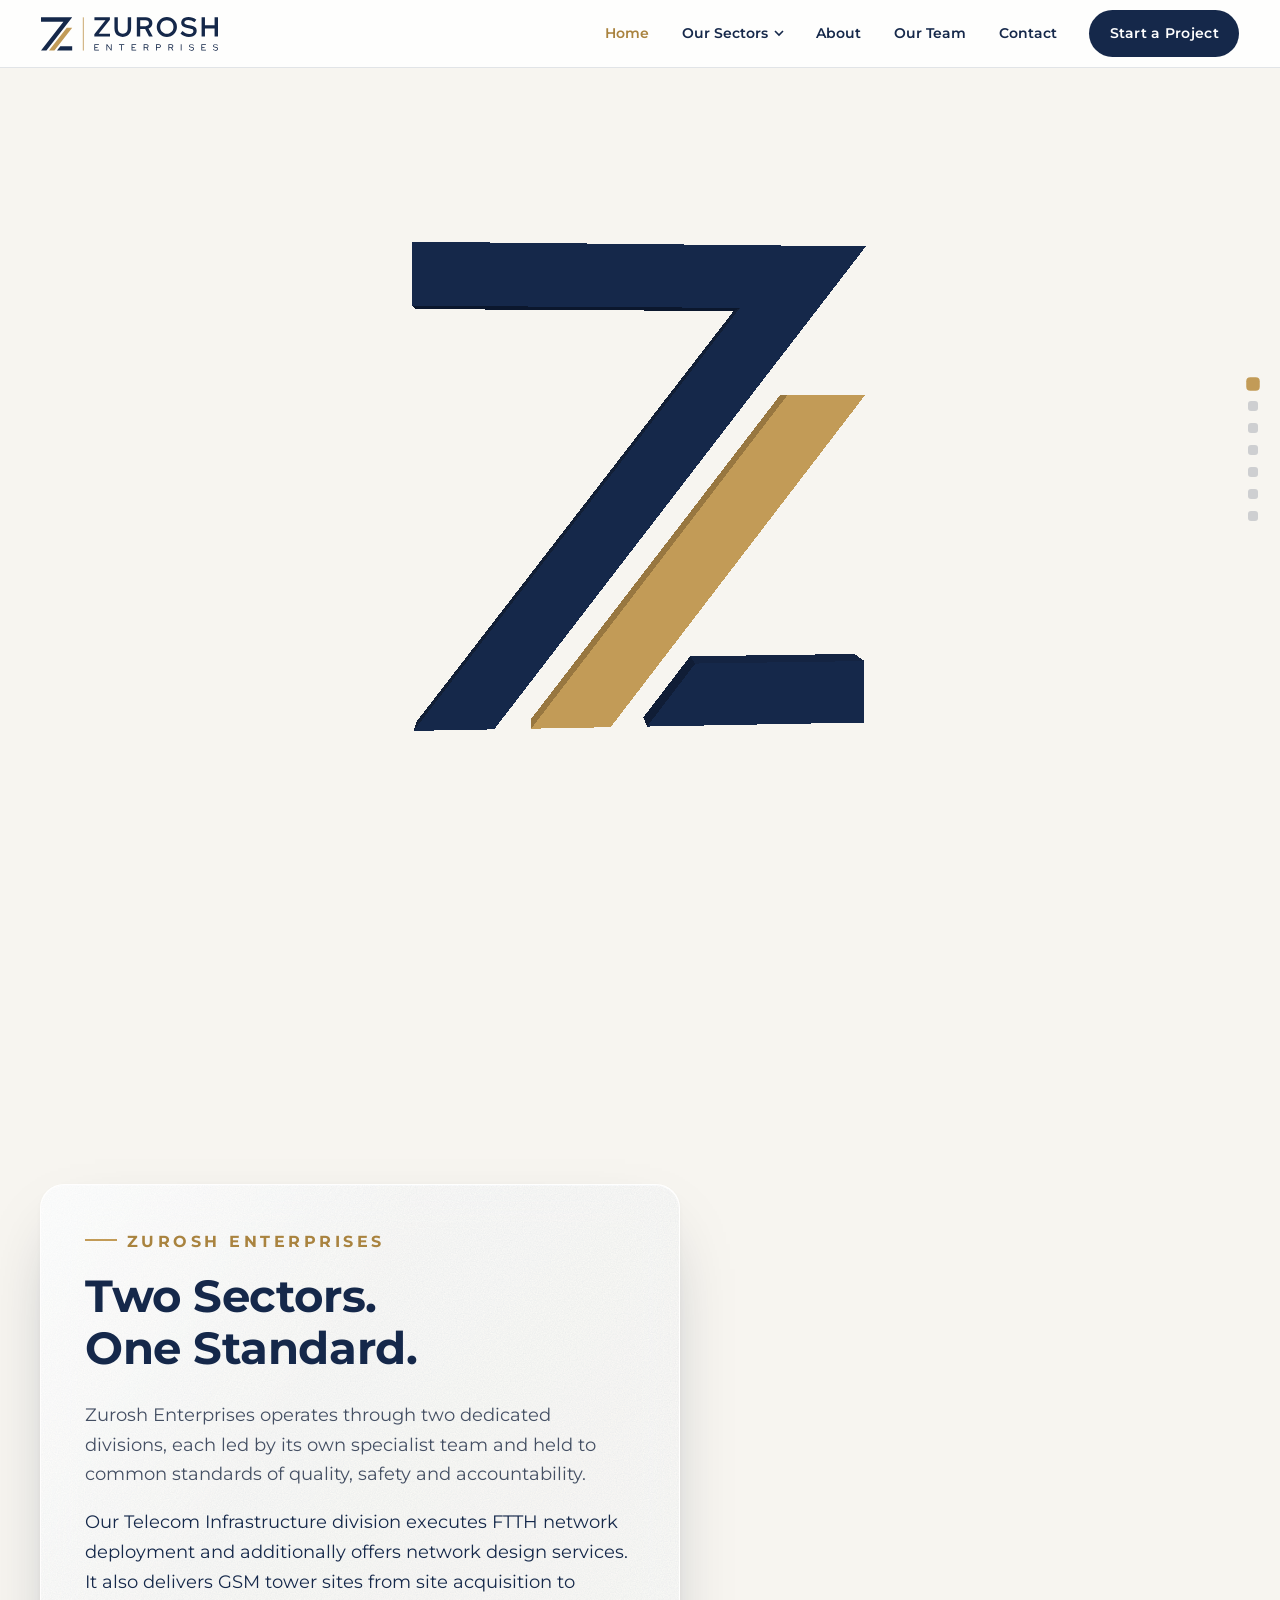
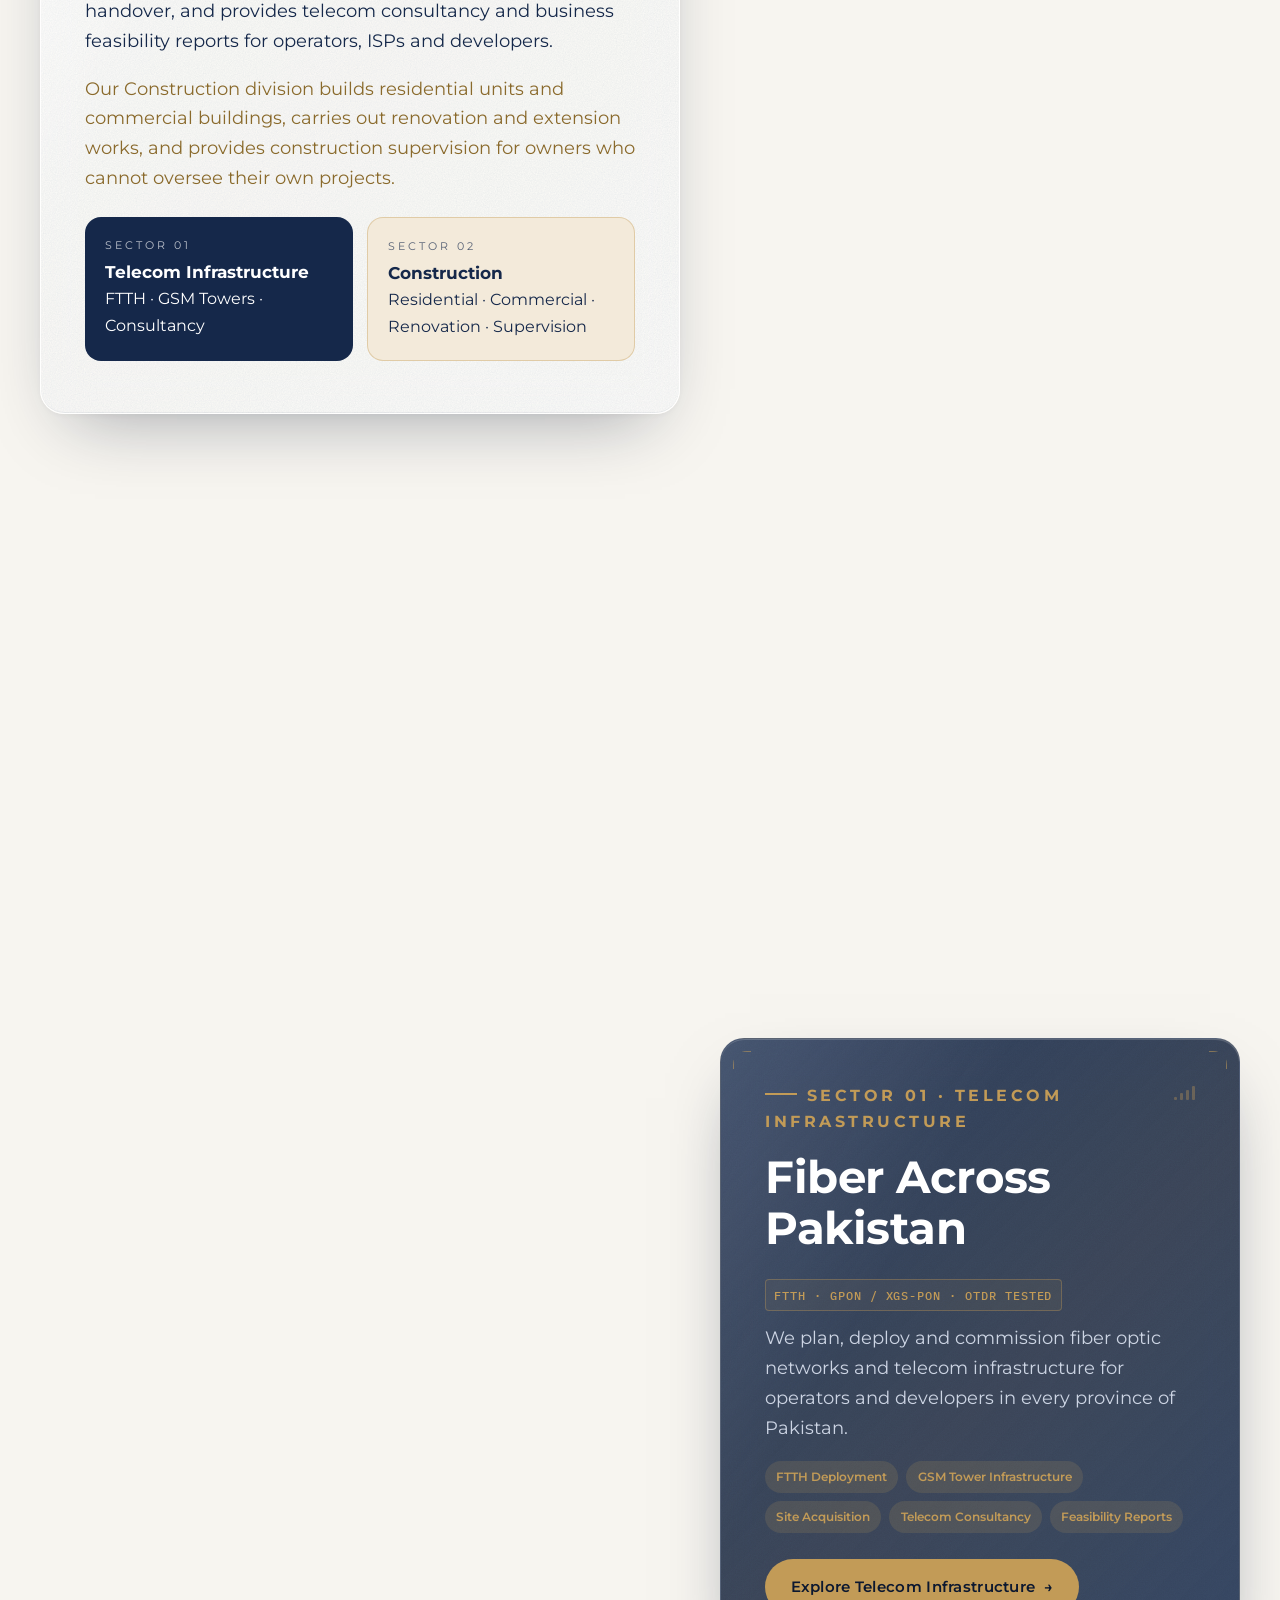
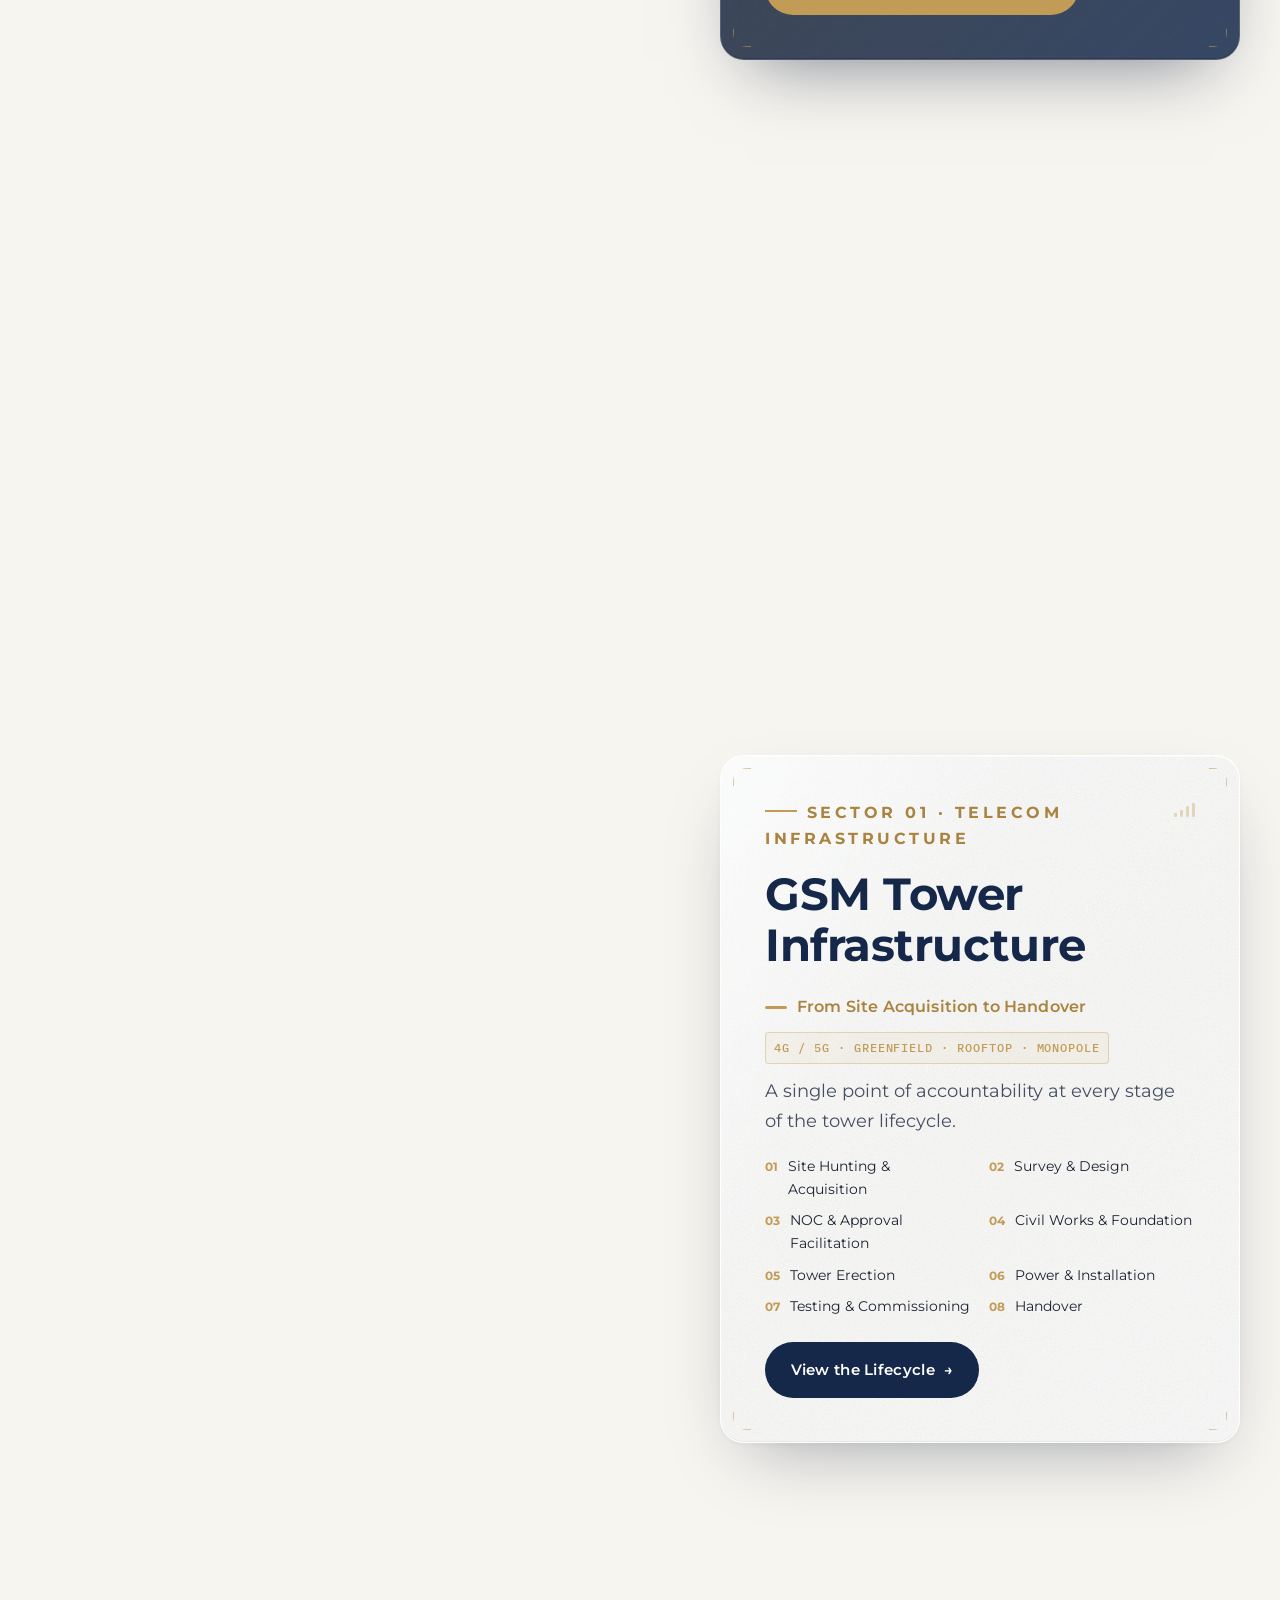
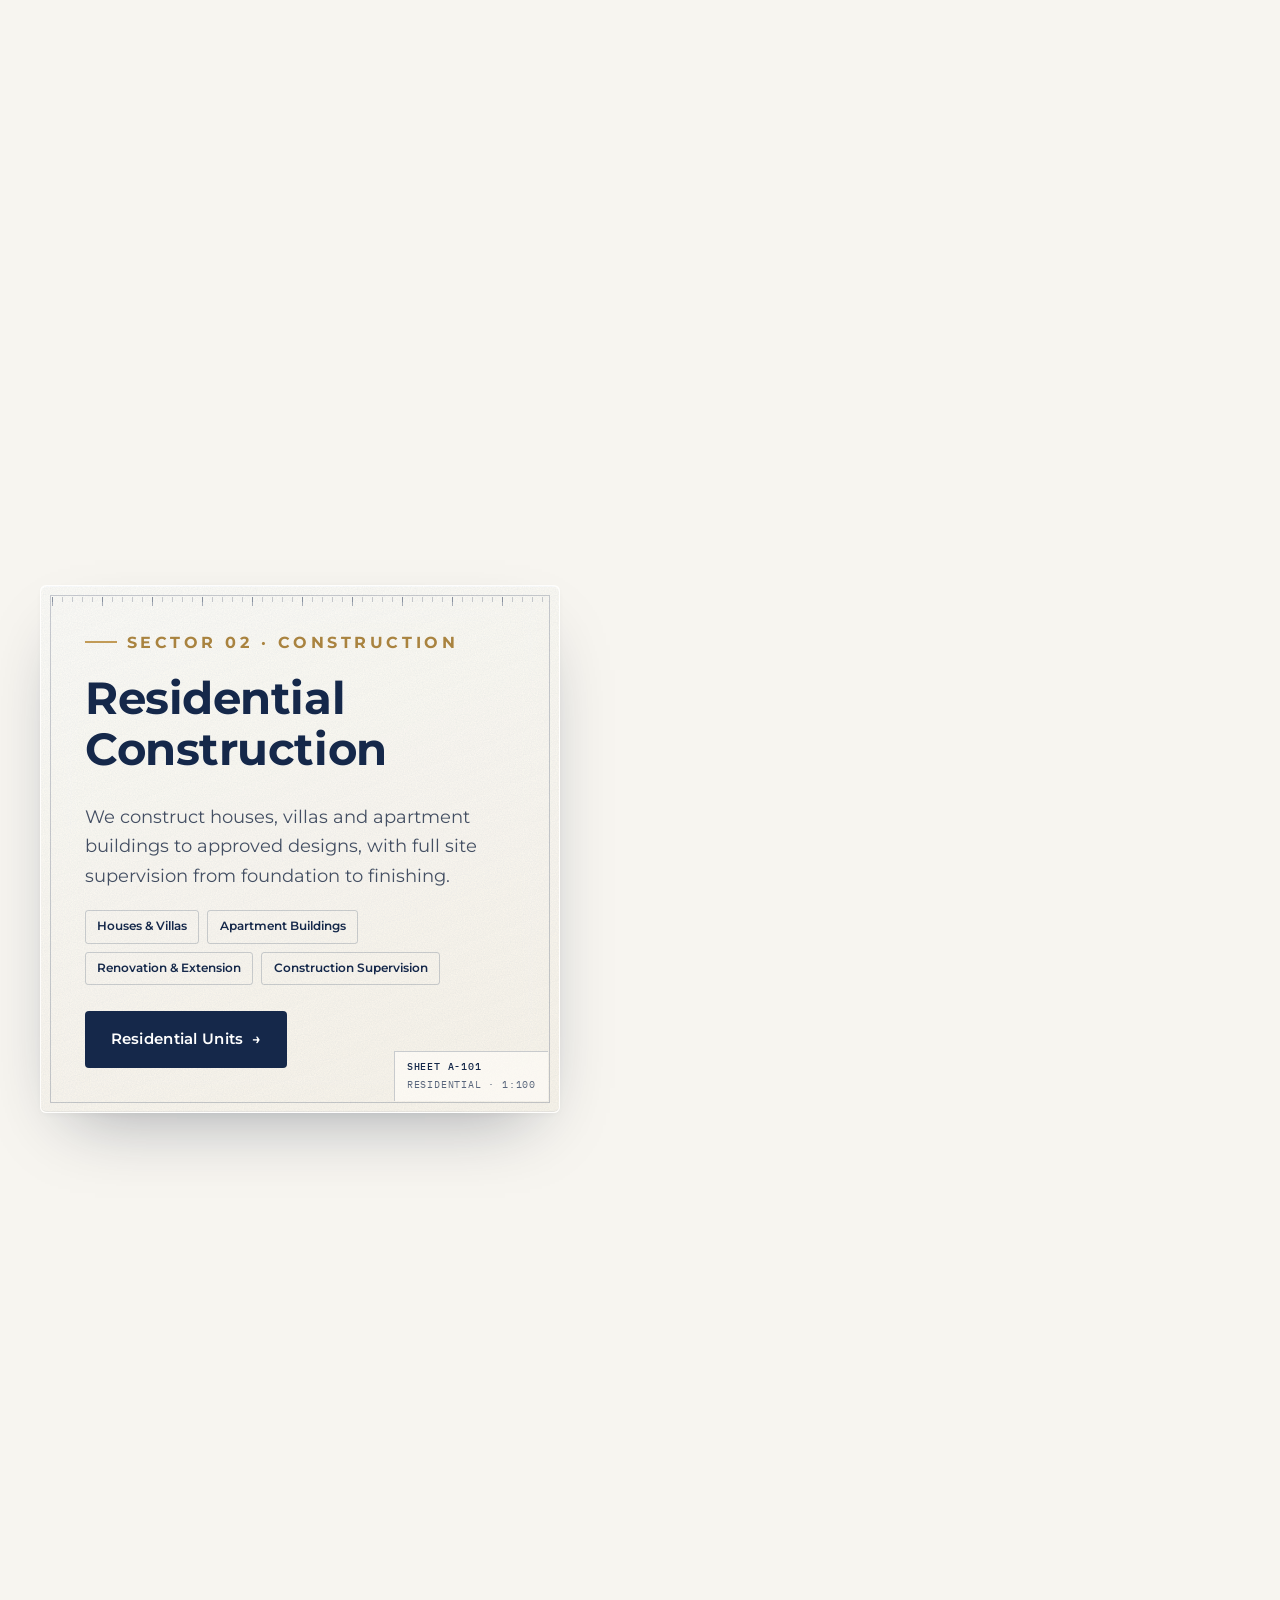
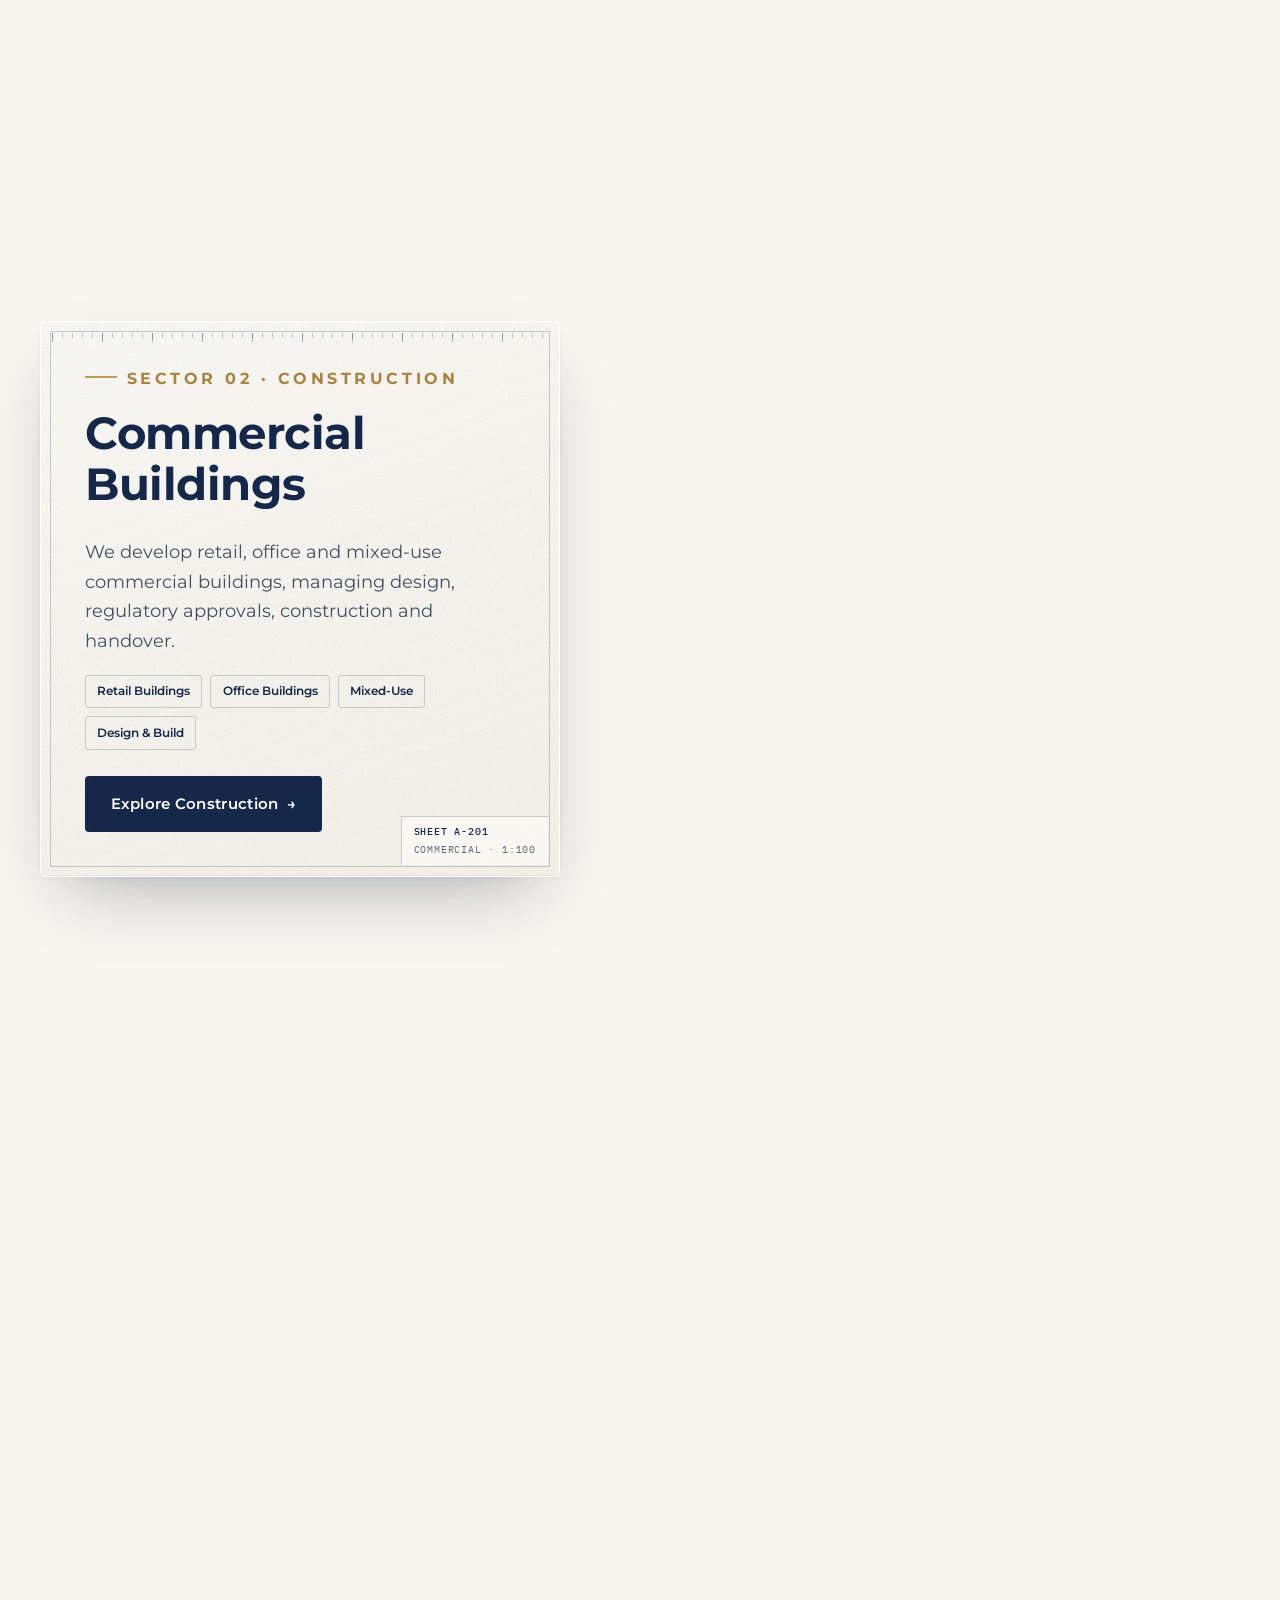
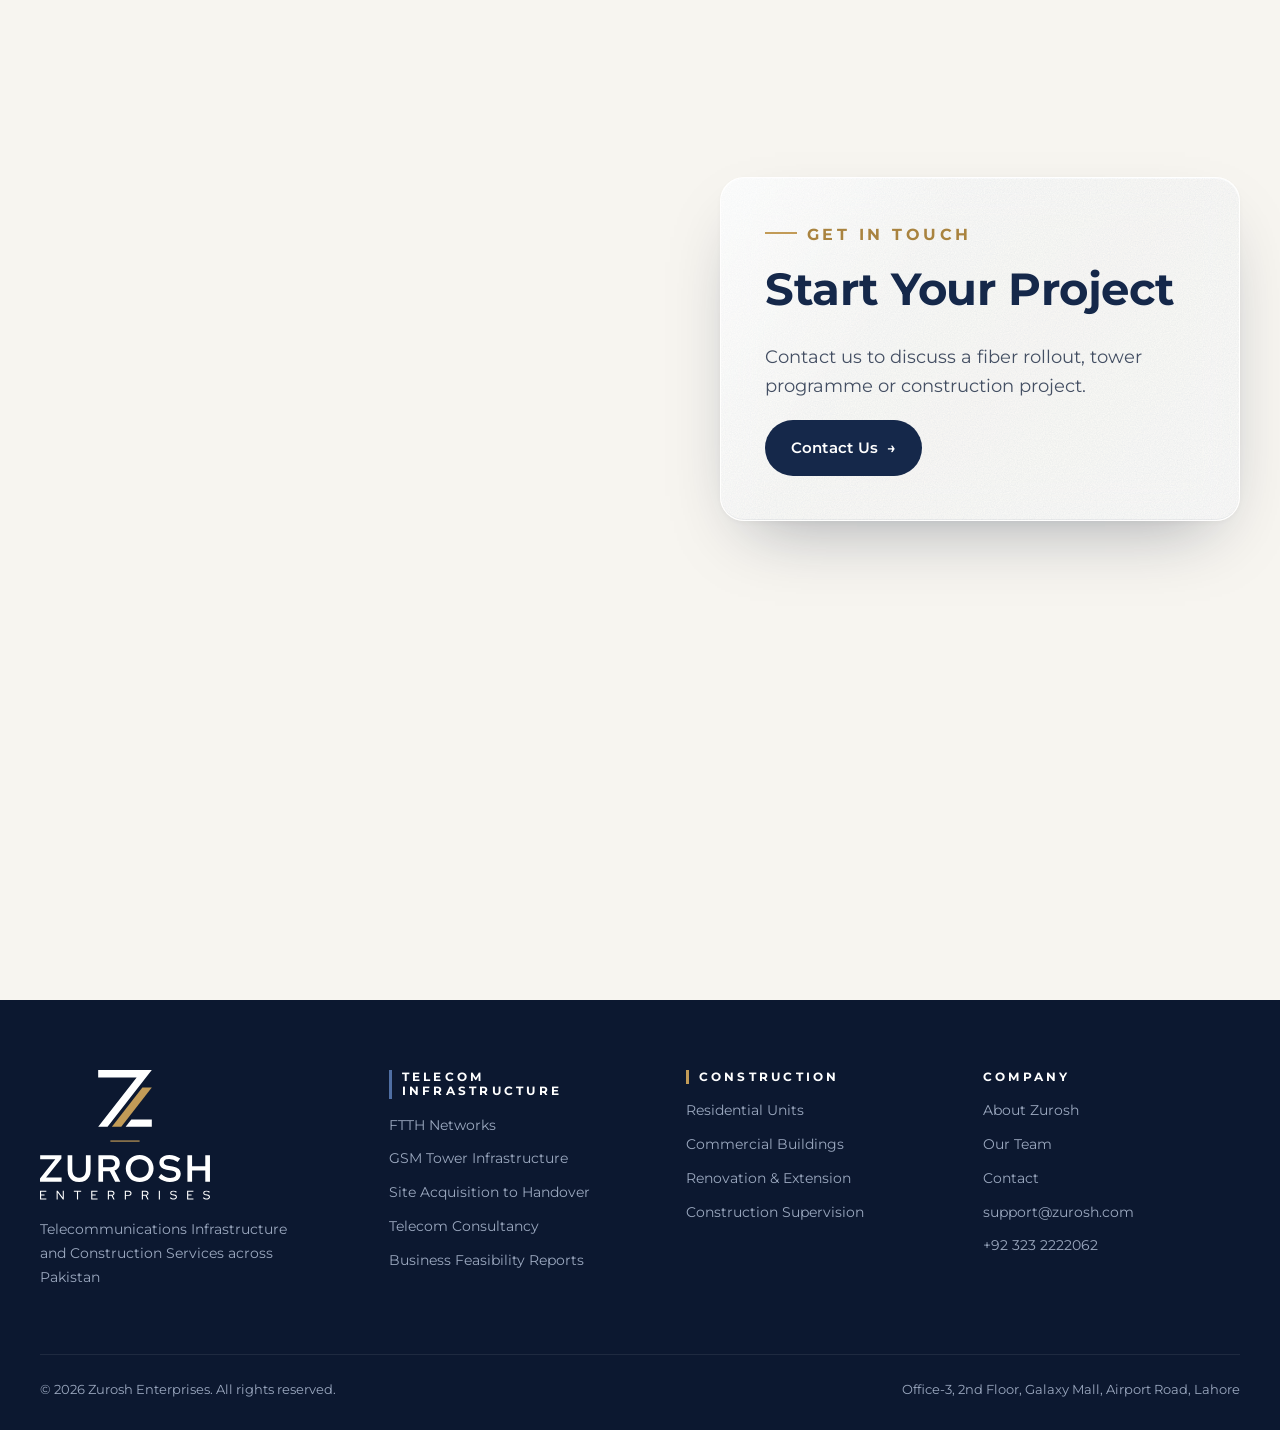
<file: index.html>
<!doctype html>
<html lang="en">
<head>
<meta charset="utf-8">
<meta name="viewport" content="width=device-width, initial-scale=1">
<title>Zurosh Enterprises | Telecom Infrastructure & Construction, Pakistan</title>
<meta name="description" content="Zurosh Enterprises provides FTTH networks, GSM tower infrastructure, telecom consultancy, and residential and commercial construction across Pakistan.">
<meta name="theme-color" content="#15284A">
<link rel="icon" href="assets/img/favicon.svg" type="image/svg+xml">
<link rel="preconnect" href="https://fonts.googleapis.com">
<link rel="preconnect" href="https://fonts.gstatic.com" crossorigin>
<link href="https://fonts.googleapis.com/css2?family=IBM+Plex+Mono:wght@400;500&family=Montserrat:wght@400;500;600;700&display=swap" rel="stylesheet">
<link rel="stylesheet" href="assets/css/style.css">
<script>try{if(sessionStorage.getItem('zurosh-veil'))document.documentElement.classList.add('veil-in')}catch(e){}</script>
</head>
<body class="home">
<a class="skip-link" href="#main">Skip to Content</a>
<header class="site-header">
  <div class="container">
    <a class="brand" href="index.html" aria-label="Zurosh Enterprises home page">
      <img src="assets/img/zurosh-logo-horizontal.svg" alt="Zurosh Enterprises" width="533" height="102">
    </a>
    <button class="nav-toggle" aria-label="Menu" aria-expanded="false" aria-controls="site-nav"><span></span></button>
    <nav class="nav" id="site-nav" aria-label="Main">
      <a href="index.html" aria-current="page">Home</a>
      <div class="nav-item">
        <button class="nav-trigger" aria-expanded="false" aria-haspopup="true">Our Sectors <svg class="chev" viewBox="0 0 10 10" aria-hidden="true"><path d="M1 3l4 4 4-4" fill="none" stroke="currentColor" stroke-width="1.6"/></svg></button>
        <div class="mega" role="group" aria-label="Our sectors">
          <div class="sector sector-telecom">
            <div class="sector-head">
              <span class="sector-icon"><svg viewBox="0 0 24 24" fill="none" stroke="currentColor" stroke-width="1.8" stroke-linecap="round" stroke-linejoin="round"><path d="M12 9v13M8 22l4-13 4 13M9.5 16h5"/><path d="M8.5 5.5a5 5 0 0 0 0 7M15.5 5.5a5 5 0 0 1 0 7M6 3a8.5 8.5 0 0 0 0 12M18 3a8.5 8.5 0 0 1 0 12"/><circle cx="12" cy="9" r="1.2"/></svg></span>
              <div><div class="sector-label">Sector 01</div><div class="sector-title">Telecom Infrastructure</div></div>
            </div>
            <ul>
              <li><a class="sub" href="telecom.html#ftth"><strong>FTTH Networks</strong><span>Fiber-to-the-home design, deployment and splicing</span></a></li>
              <li><a class="sub" href="telecom.html#towers"><strong>GSM Tower Infrastructure</strong><span>Site acquisition through to tower handover</span></a></li>
              <li><a class="sub" href="telecom.html#consultancy"><strong>Telecom Consultancy</strong><span>FTTH and long-haul network planning, design and as-built drawings</span></a></li>
              <li><a class="sub" href="telecom.html#feasibility"><strong>Business Feasibility Reports</strong><span>Customer needs, business model, costing and feasibility</span></a></li>
            </ul>
            <a class="sector-all" href="telecom.html">All Telecom Infrastructure Services <span aria-hidden="true">→</span></a>
          </div>
          <div class="sector sector-construction">
            <div class="sector-head">
              <span class="sector-icon"><svg viewBox="0 0 24 24" fill="none" stroke="currentColor" stroke-width="1.8" stroke-linecap="round" stroke-linejoin="round"><path d="M3 21h18M5 21V5l7-3v19M12 9h7v12"/><path d="M8 7h1M8 11h1M8 15h1M15 13h1M15 17h1"/></svg></span>
              <div><div class="sector-label">Sector 02</div><div class="sector-title">Construction</div></div>
            </div>
            <ul>
              <li><a class="sub" href="construction.html#residential"><strong>Residential Units</strong><span>Houses, villas and apartment buildings</span></a></li>
              <li><a class="sub" href="construction.html#commercial"><strong>Commercial Buildings</strong><span>Retail, office and mixed-use commercial buildings</span></a></li>
              <li><a class="sub" href="construction.html#renovation"><strong>Renovation &amp; Extension</strong><span>Extensions, remodelling and refurbishment</span></a></li>
              <li><a class="sub" href="construction.html#supervision"><strong>Construction Supervision</strong><span>Site supervision on the owner’s behalf</span></a></li>
            </ul>
            <a class="sector-all" href="construction.html">All Construction Services <span aria-hidden="true">→</span></a>
          </div>
        </div>
      </div>
      <a href="about.html">About</a>
      <a href="team.html">Our Team</a>
      <a href="contact.html">Contact</a>
      <a class="btn btn-primary" href="contact.html">Start a Project</a>
    </nav>
  </div>
</header>
<div class="zone-bg" aria-hidden="true"><div class="zone zone-telecom"></div><div class="zone zone-construction"></div></div>
<canvas class="stage-canvas" data-stage="scroll" aria-hidden="true"></canvas>
<div class="stage-fallback" aria-hidden="true"><img src="assets/img/z-mark.svg" alt=""></div>

<ol class="progress-rail" aria-label="Page sections">
  <li><a href="#top"><span>Zurosh</span></a></li>
  <li><a href="#sectors"><span>Two Sectors</span></a></li>
  <li><a href="#telecom"><span>Telecom</span></a></li>
  <li><a href="#tower-lifecycle"><span>Tower Lifecycle</span></a></li>
  <li><a href="#construction"><span>Residential</span></a></li>
  <li><a href="#commercial"><span>Commercial</span></a></li>
  <li><a href="#start"><span>Start a Project</span></a></li>
</ol>

<main id="main">
  <section class="scene hero-scene" id="top" data-zone="neutral" data-kf="z" data-side="center" data-rot="0">
    <h1 class="visually-hidden">Zurosh Enterprises: Telecommunications Infrastructure and Construction in Pakistan</h1>
  </section>

  <section class="scene scene-tall" id="sectors" data-zone="neutral" data-kf="globe" data-side="right" data-rot="1" data-scale="0.8">
    <div class="container">
      <div class="panel panel-wide reveal">
        <span class="eyebrow">Zurosh Enterprises</span>
        <h2>Two Sectors.<br>One Standard.</h2>
        <p class="lead">Zurosh Enterprises operates through two dedicated divisions, each led by its own specialist team and held to common standards of quality, safety and accountability.</p>
        <p class="lead lead-tel">Our Telecom Infrastructure division executes FTTH network deployment and additionally offers network design services. It also delivers GSM tower sites from site acquisition to handover, and provides telecom consultancy and business feasibility reports for operators, ISPs and developers.</p>
        <p class="lead lead-con">Our Construction division builds residential units and commercial buildings, carries out renovation and extension works, and provides construction supervision for owners who cannot oversee their own projects.</p>
        <div class="split-sectors">
          <a class="t" href="telecom.html"><small>Sector 01</small><strong>Telecom Infrastructure</strong>FTTH · GSM Towers · Consultancy</a>
          <a class="c" href="construction.html"><small>Sector 02</small><strong>Construction</strong>Residential · Commercial · Renovation · Supervision</a>
        </div>
      </div>
    </div>
  </section>

  <section class="scene scene-tall right" id="telecom" data-zone="telecom" data-kf="map" data-side="left" data-rot="1" data-scale="0.72">
    <div class="container">
      <div class="panel dark tel reveal">
        <span class="hud" aria-hidden="true"></span>
        <div class="panel-meta"><span class="eyebrow on-dark"><span class="sec-no">Sector 01 · </span>Telecom Infrastructure</span><span class="signal" aria-hidden="true"><i></i><i></i><i></i><i></i></span></div>
        <h2>Fiber Across Pakistan</h2>
        <p class="spec">FTTH · GPON / XGS-PON · OTDR Tested</p>
        <p class="lead">We plan, deploy and commission fiber optic networks and telecom infrastructure for operators and developers in every province of Pakistan.</p>
        <ul class="tag-list">
          <li>FTTH Deployment</li><li>GSM Tower Infrastructure</li><li>Site Acquisition</li><li>Telecom Consultancy</li><li>Feasibility Reports</li>
        </ul>
        <a class="btn btn-gold" href="telecom.html">Explore Telecom Infrastructure <span class="arrow" aria-hidden="true">→</span></a>
      </div>
    </div>
  </section>

  <section class="scene scene-tall right" id="tower-lifecycle" data-zone="telecom" data-kf="tower" data-side="left" data-rot="2" data-scale="0.8" data-y="-0.045">
    <div class="container">
      <div class="panel tel reveal">
        <span class="hud" aria-hidden="true"></span>
        <div class="panel-meta"><span class="eyebrow"><span class="sec-no">Sector 01 · </span>Telecom Infrastructure</span><span class="signal" aria-hidden="true"><i></i><i></i><i></i><i></i></span></div>
        <h2>GSM Tower Infrastructure</h2>
        <p class="tagline">From Site Acquisition to Handover</p>
        <p class="spec">4G / 5G · Greenfield · Rooftop · Monopole</p>
        <p class="lead">A single point of accountability at every stage of the tower lifecycle.</p>
        <ol class="steps-mini">
          <li>Site Hunting &amp; Acquisition</li><li>Survey &amp; Design</li>
          <li>NOC &amp; Approval Facilitation</li><li>Civil Works &amp; Foundation</li>
          <li>Tower Erection</li><li>Power &amp; Installation</li>
          <li>Testing &amp; Commissioning</li><li>Handover</li>
        </ol>
        <a class="btn btn-primary" href="telecom.html#lifecycle">View the Lifecycle <span class="arrow" aria-hidden="true">→</span></a>
      </div>
    </div>
  </section>

  <section class="scene scene-tall" id="construction" data-zone="construction" data-kf="house" data-side="right" data-rot="2.92">
    <div class="container">
      <div class="panel con reveal">
        <span class="ruler" aria-hidden="true"></span>
        <span class="title-block" aria-hidden="true"><b>Sheet A-101</b><span>Residential · 1:100</span></span>
        <span class="eyebrow"><span class="sec-no">Sector 02 · </span>Construction</span>
        <h2>Residential Construction</h2>
        <p class="lead">We construct houses, villas and apartment buildings to approved designs, with full site supervision from foundation to finishing.</p>
        <ul class="tag-list">
          <li>Houses &amp; Villas</li><li>Apartment Buildings</li><li>Renovation &amp; Extension</li><li>Construction Supervision</li>
        </ul>
        <a class="btn btn-primary" href="construction.html#residential">Residential Units <span class="arrow" aria-hidden="true">→</span></a>
      </div>
    </div>
  </section>

  <section class="scene scene-tall" id="commercial" data-zone="construction" data-kf="commercial" data-side="right" data-rot="2.92" data-scale="0.86" data-y="0.045">
    <div class="container">
      <div class="panel con reveal">
        <span class="ruler" aria-hidden="true"></span>
        <span class="title-block" aria-hidden="true"><b>Sheet A-201</b><span>Commercial · 1:100</span></span>
        <span class="eyebrow"><span class="sec-no">Sector 02 · </span>Construction</span>
        <h2>Commercial Buildings</h2>
        <p class="lead">We develop retail, office and mixed-use commercial buildings, managing design, regulatory approvals, construction and handover.</p>
        <ul class="tag-list">
          <li>Retail Buildings</li><li>Office Buildings</li><li>Mixed-Use</li><li>Design &amp; Build</li>
        </ul>
        <a class="btn btn-primary" href="construction.html#commercial">Explore Construction <span class="arrow" aria-hidden="true">→</span></a>
      </div>
    </div>
  </section>

  <section class="scene scene-tall right" id="start" data-zone="neutral" data-kf="z" data-side="left" data-rot="5" data-scale="0.85">
    <div class="container">
      <div class="panel reveal">
        <span class="eyebrow">Get in Touch</span>
        <h2>Start Your Project</h2>
        <p class="lead">Contact us to discuss a fiber rollout, tower programme or construction project.</p>
        <a class="btn btn-primary" href="contact.html">Contact Us <span class="arrow" aria-hidden="true">→</span></a>
      </div>
    </div>
  </section>
</main>
<footer class="site-footer">
  <div class="container">
    <div class="footer-grid">
      <div class="footer-brand">
        <img src="assets/img/zurosh-logo-stacked-white.svg" alt="Zurosh Enterprises" width="372" height="286" loading="lazy">
        <p>Telecommunications Infrastructure and Construction Services across Pakistan</p>
      </div>
      <div>
        <h4 class="t">Telecom Infrastructure</h4>
        <ul>
          <li><a href="telecom.html#ftth">FTTH Networks</a></li>
          <li><a href="telecom.html#towers">GSM Tower Infrastructure</a></li>
          <li><a href="telecom.html#lifecycle">Site Acquisition to Handover</a></li>
          <li><a href="telecom.html#consultancy">Telecom Consultancy</a></li>
          <li><a href="telecom.html#feasibility">Business Feasibility Reports</a></li>
        </ul>
      </div>
      <div>
        <h4 class="c">Construction</h4>
        <ul>
          <li><a href="construction.html#residential">Residential Units</a></li>
          <li><a href="construction.html#commercial">Commercial Buildings</a></li>
          <li><a href="construction.html#renovation">Renovation &amp; Extension</a></li>
          <li><a href="construction.html#supervision">Construction Supervision</a></li>
        </ul>
      </div>
      <div>
        <h4>Company</h4>
        <ul>
          <li><a href="about.html">About Zurosh</a></li>
          <li><a href="team.html">Our Team</a></li>
          <li><a href="contact.html">Contact</a></li>
          <li><a href="mailto:support@zurosh.com">support@zurosh.com</a></li>
          <li><a href="tel:+923232222062">+92 323 2222062</a></li>
        </ul>
      </div>
    </div>
    <div class="footer-bottom">
      <span>© <span data-year>2026</span> Zurosh Enterprises. All rights reserved.</span>
      <span>Office-3, 2nd Floor, Galaxy Mall, Airport Road, Lahore</span>
    </div>
  </div>
</footer>
<script src="assets/vendor/three.min.js"></script>
<script src="assets/js/pixel-stage.js"></script>
<script src="assets/js/main.js"></script>
</body>
</html>
</file>
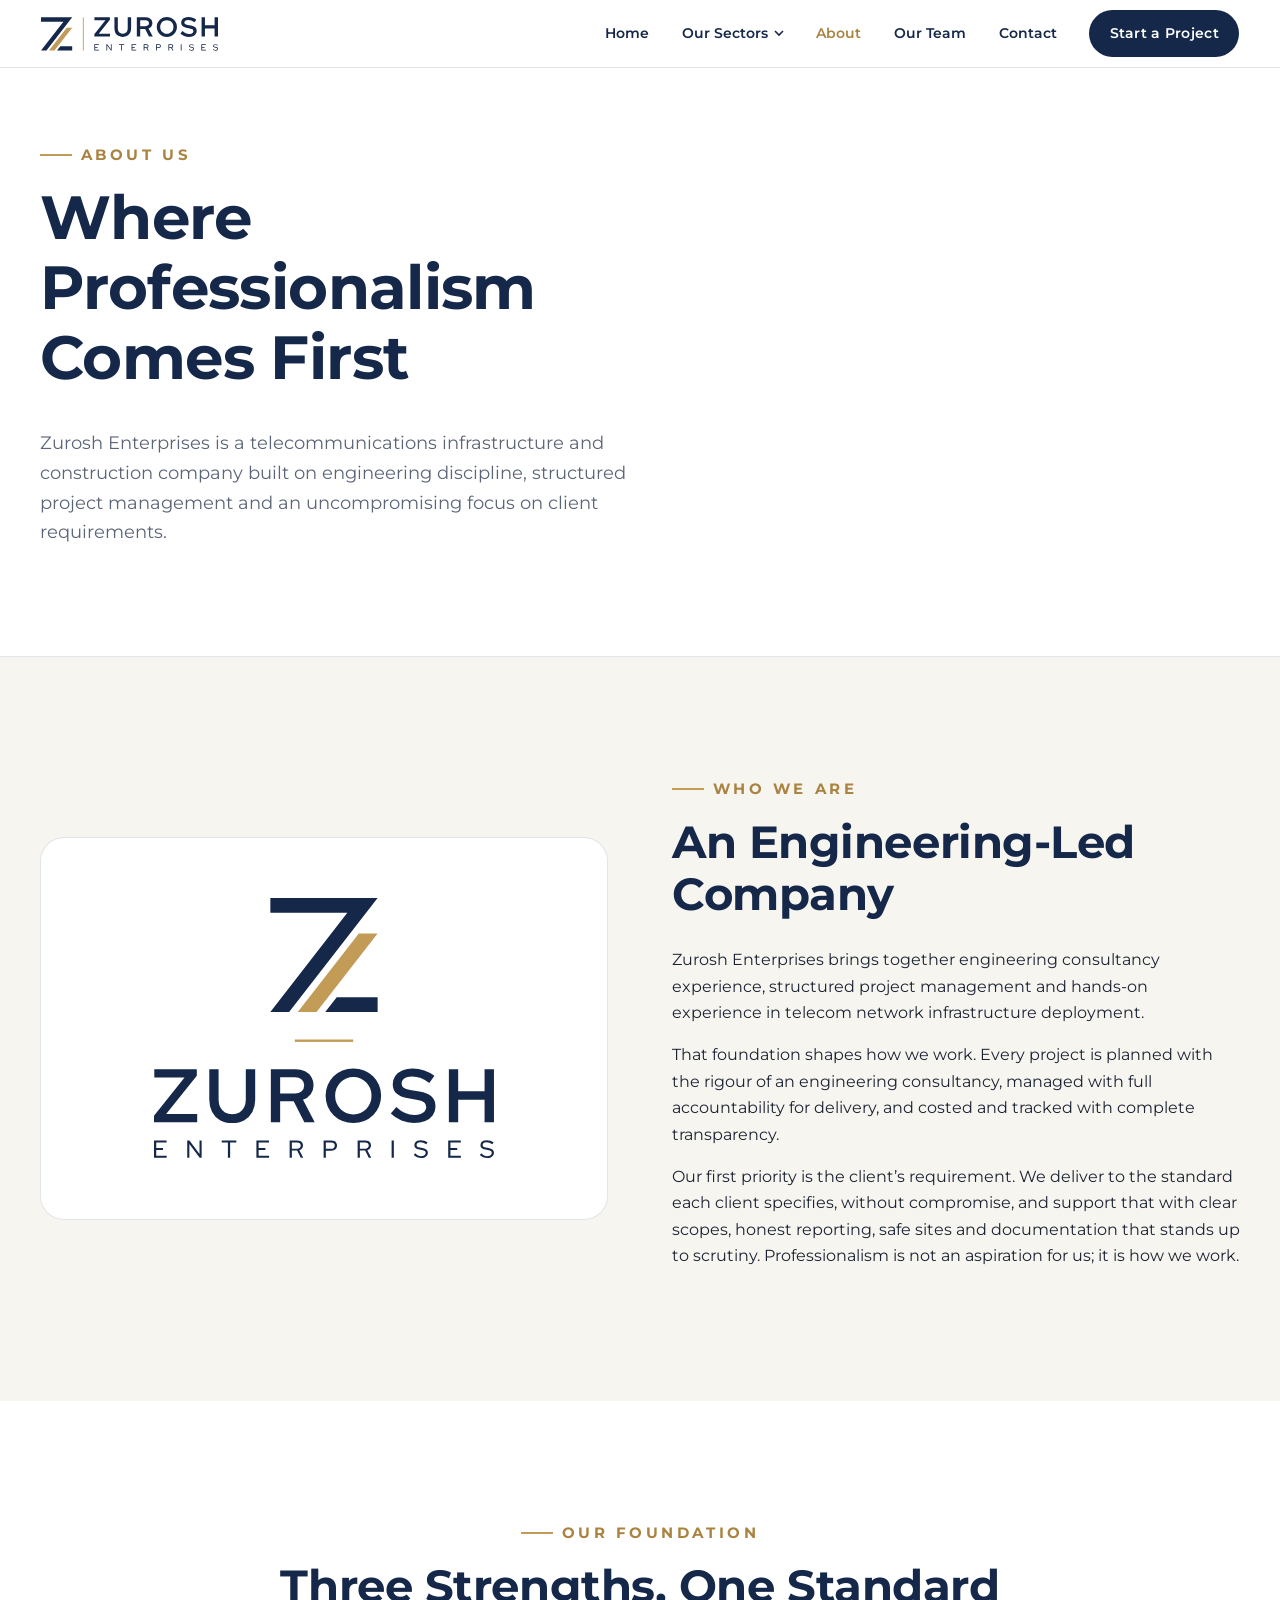
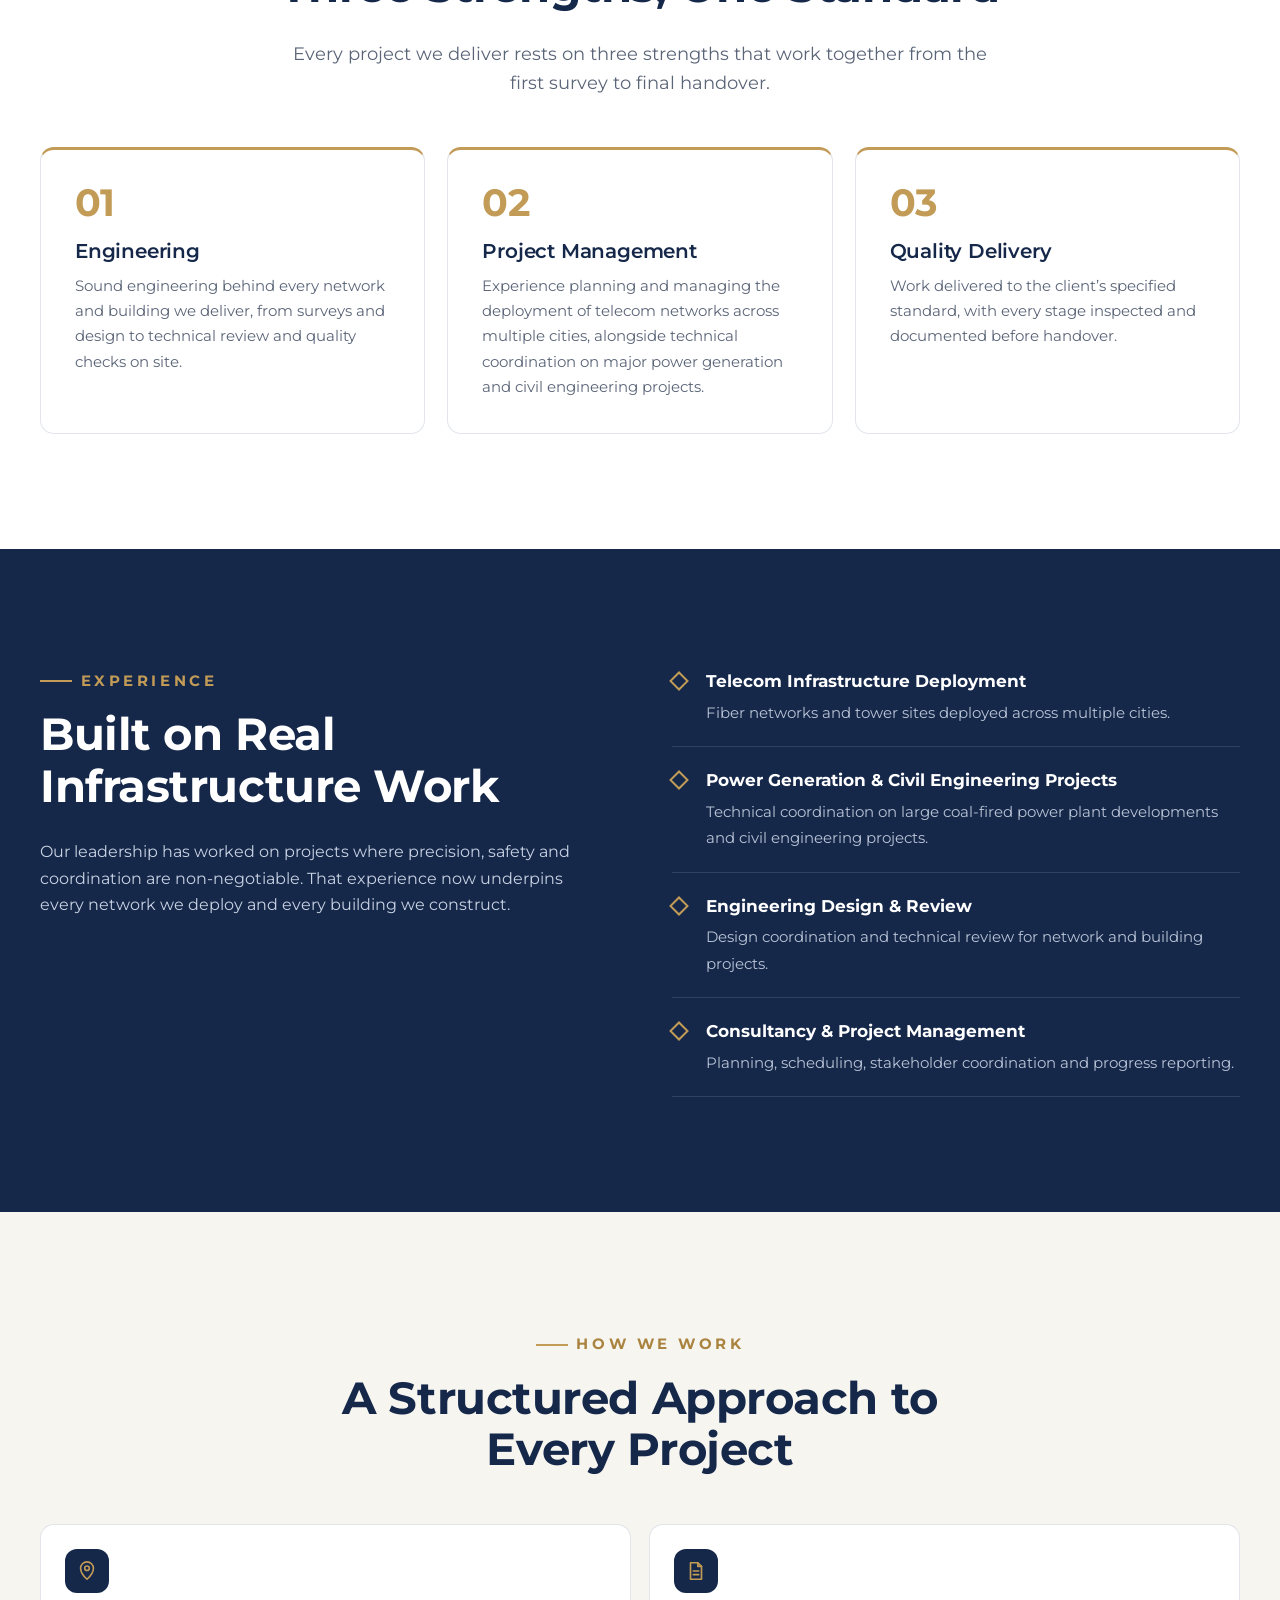
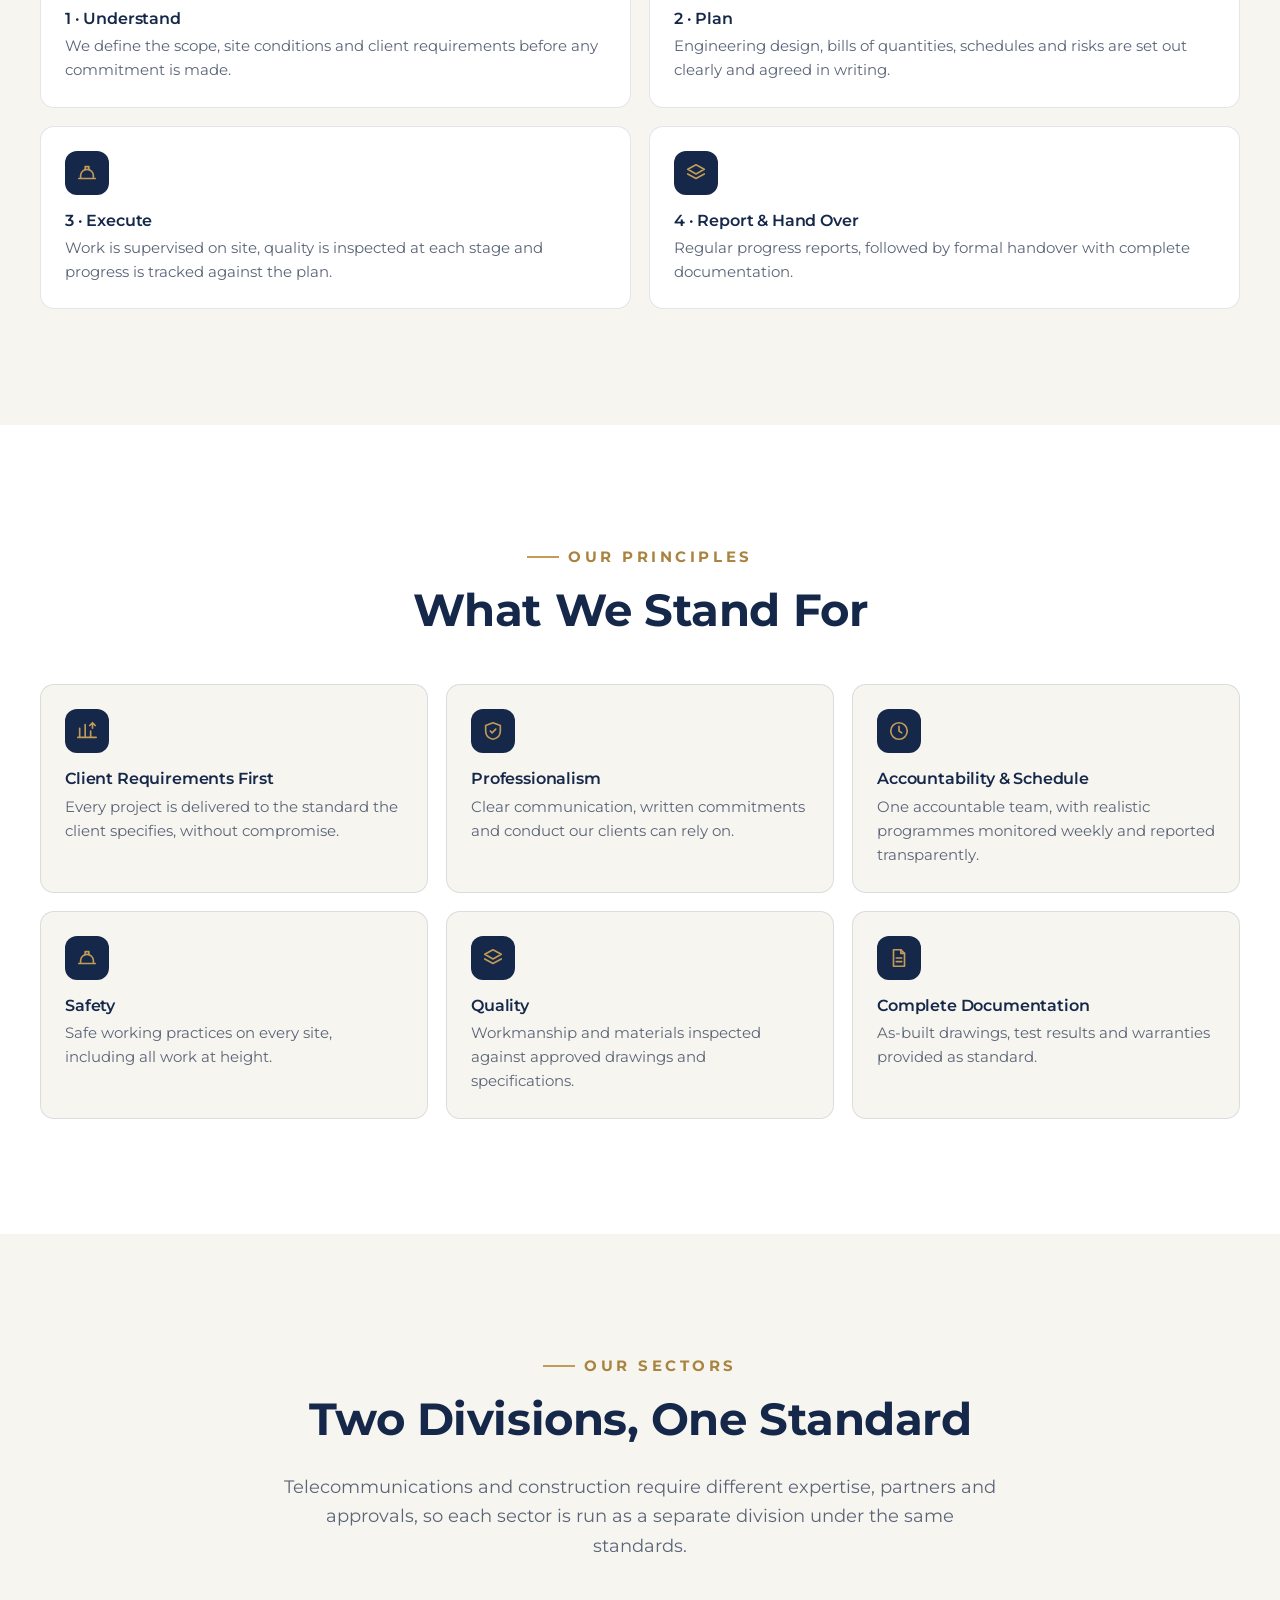
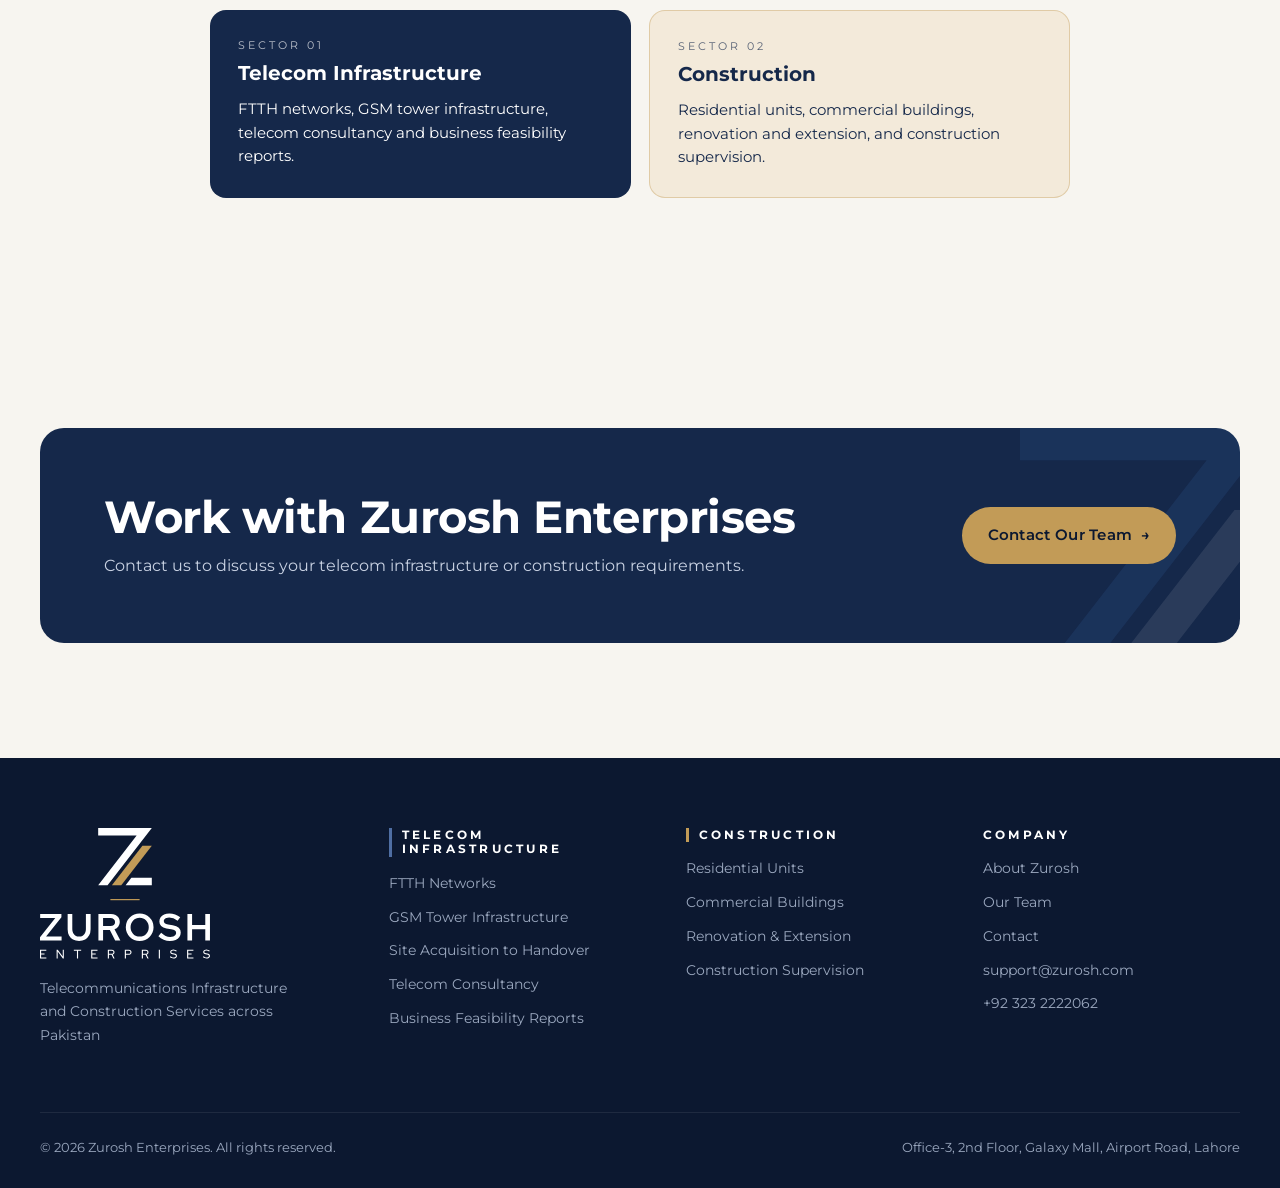
<file: about.html>
<!doctype html>
<html lang="en">
<head>
<meta charset="utf-8">
<meta name="viewport" content="width=device-width, initial-scale=1">
<title>About | Zurosh Enterprises</title>
<meta name="description" content="Zurosh Enterprises is an engineering-led telecommunications infrastructure and construction company where professionalism comes first.">
<meta name="theme-color" content="#15284A">
<link rel="icon" href="assets/img/favicon.svg" type="image/svg+xml">
<link rel="preconnect" href="https://fonts.googleapis.com">
<link rel="preconnect" href="https://fonts.gstatic.com" crossorigin>
<link href="https://fonts.googleapis.com/css2?family=IBM+Plex+Mono:wght@400;500&family=Montserrat:wght@400;500;600;700&display=swap" rel="stylesheet">
<link rel="stylesheet" href="assets/css/style.css">
<script>try{if(sessionStorage.getItem('zurosh-veil'))document.documentElement.classList.add('veil-in')}catch(e){}</script>
</head>
<body>
<a class="skip-link" href="#main">Skip to Content</a>
<header class="site-header">
  <div class="container">
    <a class="brand" href="index.html" aria-label="Zurosh Enterprises home page">
      <img src="assets/img/zurosh-logo-horizontal.svg" alt="Zurosh Enterprises" width="533" height="102">
    </a>
    <button class="nav-toggle" aria-label="Menu" aria-expanded="false" aria-controls="site-nav"><span></span></button>
    <nav class="nav" id="site-nav" aria-label="Main">
      <a href="index.html">Home</a>
      <div class="nav-item">
        <button class="nav-trigger" aria-expanded="false" aria-haspopup="true">Our Sectors <svg class="chev" viewBox="0 0 10 10" aria-hidden="true"><path d="M1 3l4 4 4-4" fill="none" stroke="currentColor" stroke-width="1.6"/></svg></button>
        <div class="mega" role="group" aria-label="Our sectors">
          <div class="sector sector-telecom">
            <div class="sector-head">
              <span class="sector-icon"><svg viewBox="0 0 24 24" fill="none" stroke="currentColor" stroke-width="1.8" stroke-linecap="round" stroke-linejoin="round"><path d="M12 9v13M8 22l4-13 4 13M9.5 16h5"/><path d="M8.5 5.5a5 5 0 0 0 0 7M15.5 5.5a5 5 0 0 1 0 7M6 3a8.5 8.5 0 0 0 0 12M18 3a8.5 8.5 0 0 1 0 12"/><circle cx="12" cy="9" r="1.2"/></svg></span>
              <div><div class="sector-label">Sector 01</div><div class="sector-title">Telecom Infrastructure</div></div>
            </div>
            <ul>
              <li><a class="sub" href="telecom.html#ftth"><strong>FTTH Networks</strong><span>Fiber-to-the-home design, deployment and splicing</span></a></li>
              <li><a class="sub" href="telecom.html#towers"><strong>GSM Tower Infrastructure</strong><span>Site acquisition through to tower handover</span></a></li>
              <li><a class="sub" href="telecom.html#consultancy"><strong>Telecom Consultancy</strong><span>FTTH and long-haul network planning, design and as-built drawings</span></a></li>
              <li><a class="sub" href="telecom.html#feasibility"><strong>Business Feasibility Reports</strong><span>Customer needs, business model, costing and feasibility</span></a></li>
            </ul>
            <a class="sector-all" href="telecom.html">All Telecom Infrastructure Services <span aria-hidden="true">→</span></a>
          </div>
          <div class="sector sector-construction">
            <div class="sector-head">
              <span class="sector-icon"><svg viewBox="0 0 24 24" fill="none" stroke="currentColor" stroke-width="1.8" stroke-linecap="round" stroke-linejoin="round"><path d="M3 21h18M5 21V5l7-3v19M12 9h7v12"/><path d="M8 7h1M8 11h1M8 15h1M15 13h1M15 17h1"/></svg></span>
              <div><div class="sector-label">Sector 02</div><div class="sector-title">Construction</div></div>
            </div>
            <ul>
              <li><a class="sub" href="construction.html#residential"><strong>Residential Units</strong><span>Houses, villas and apartment buildings</span></a></li>
              <li><a class="sub" href="construction.html#commercial"><strong>Commercial Buildings</strong><span>Retail, office and mixed-use commercial buildings</span></a></li>
              <li><a class="sub" href="construction.html#renovation"><strong>Renovation &amp; Extension</strong><span>Extensions, remodelling and refurbishment</span></a></li>
              <li><a class="sub" href="construction.html#supervision"><strong>Construction Supervision</strong><span>Site supervision on the owner’s behalf</span></a></li>
            </ul>
            <a class="sector-all" href="construction.html">All Construction Services <span aria-hidden="true">→</span></a>
          </div>
        </div>
      </div>
      <a href="about.html" aria-current="page">About</a>
      <a href="team.html">Our Team</a>
      <a href="contact.html">Contact</a>
      <a class="btn btn-primary" href="contact.html">Start a Project</a>
    </nav>
  </div>
</header>
<main id="main">
  <section class="page-hero plain">
    <div class="container" style="grid-template-columns:1fr">
      <div class="hero-copy">
        <span class="eyebrow">About Us</span>
        <h1>Where Professionalism Comes First</h1>
        <p class="lead">Zurosh Enterprises is a telecommunications infrastructure and construction company built on engineering discipline, structured project management and an uncompromising focus on client requirements.</p>
      </div>
    </div>
  </section>

  <section class="section">
    <div class="container two-col">
      <div class="stacked-logo-feature reveal">
        <img src="assets/img/zurosh-logo-stacked.svg" alt="Zurosh Enterprises" width="372" height="286">
      </div>
      <div class="reveal">
        <span class="eyebrow">Who We Are</span>
        <h2>An Engineering-Led Company</h2>
        <p>Zurosh Enterprises brings together engineering consultancy experience, structured project management and hands-on experience in telecom network infrastructure deployment.</p>
        <p>That foundation shapes how we work. Every project is planned with the rigour of an engineering consultancy, managed with full accountability for delivery, and costed and tracked with complete transparency.</p>
        <p>Our first priority is the client’s requirement. We deliver to the standard each client specifies, without compromise, and support that with clear scopes, honest reporting, safe sites and documentation that stands up to scrutiny. Professionalism is not an aspiration for us; it is how we work.</p>
      </div>
    </div>
  </section>

  <section class="section alt">
    <div class="container">
      <div class="section-head center reveal">
        <span class="eyebrow">Our Foundation</span>
        <h2>Three Strengths, One Standard</h2>
        <p class="lead" style="margin-inline:auto">Every project we deliver rests on three strengths that work together from the first survey to final handover.</p>
      </div>
      <div class="pillars">
        <article class="pillar reveal">
          <div class="pillar-num">01</div>
          <h3>Engineering</h3>
          <p>Sound engineering behind every network and building we deliver, from surveys and design to technical review and quality checks on site.</p>
        </article>
        <article class="pillar reveal">
          <div class="pillar-num">02</div>
          <h3>Project Management</h3>
          <p>Experience planning and managing the deployment of telecom networks across multiple cities, alongside technical coordination on major power generation and civil engineering projects.</p>
        </article>
        <article class="pillar reveal">
          <div class="pillar-num">03</div>
          <h3>Quality Delivery</h3>
          <p>Work delivered to the client’s specified standard, with every stage inspected and documented before handover.</p>
        </article>
      </div>
    </div>
  </section>

  <section class="section navy">
    <div class="container two-col" style="align-items:start">
      <div class="section-head reveal">
        <span class="eyebrow on-dark">Experience</span>
        <h2>Built on Real Infrastructure Work</h2>
        <p>Our leadership has worked on projects where precision, safety and coordination are non-negotiable. That experience now underpins every network we deploy and every building we construct.</p>
      </div>
      <ul class="exp-list reveal">
        <li><strong>Telecom Infrastructure Deployment</strong><span>Fiber networks and tower sites deployed across multiple cities.</span></li>
        <li><strong>Power Generation &amp; Civil Engineering Projects</strong><span>Technical coordination on large coal-fired power plant developments and civil engineering projects.</span></li>
        <li><strong>Engineering Design &amp; Review</strong><span>Design coordination and technical review for network and building projects.</span></li>
        <li><strong>Consultancy &amp; Project Management</strong><span>Planning, scheduling, stakeholder coordination and progress reporting.</span></li>
      </ul>
    </div>
  </section>

  <section class="section">
    <div class="container">
      <div class="section-head center reveal"><span class="eyebrow">How We Work</span><h2>A Structured Approach to Every Project</h2></div>
      <div class="feature-grid">
        <div class="card reveal"><div class="ico"><svg viewBox="0 0 24 24" fill="none" stroke="currentColor" stroke-width="1.8" stroke-linecap="round" stroke-linejoin="round"><path d="M12 21s7-6.2 7-12a7 7 0 0 0-14 0c0 5.8 7 12 7 12z"/><circle cx="12" cy="9" r="2.5"/></svg></div><h3>1 · Understand</h3><p>We define the scope, site conditions and client requirements before any commitment is made.</p></div>
        <div class="card reveal"><div class="ico"><svg viewBox="0 0 24 24" fill="none" stroke="currentColor" stroke-width="1.8" stroke-linecap="round" stroke-linejoin="round"><path d="M14 3H6v18h12V7z"/><path d="M14 3v4h4M9 12h6M9 16h6"/></svg></div><h3>2 · Plan</h3><p>Engineering design, bills of quantities, schedules and risks are set out clearly and agreed in writing.</p></div>
        <div class="card reveal"><div class="ico"><svg viewBox="0 0 24 24" fill="none" stroke="currentColor" stroke-width="1.8" stroke-linecap="round" stroke-linejoin="round"><path d="M3 18h18M5 18v-3a7 7 0 0 1 14 0v3"/><path d="M10 8V5h4v3"/></svg></div><h3>3 · Execute</h3><p>Work is supervised on site, quality is inspected at each stage and progress is tracked against the plan.</p></div>
        <div class="card reveal"><div class="ico"><svg viewBox="0 0 24 24" fill="none" stroke="currentColor" stroke-width="1.8" stroke-linecap="round" stroke-linejoin="round"><path d="M12 3l9 5-9 5-9-5z"/><path d="M3 13l9 5 9-5"/></svg></div><h3>4 · Report &amp; Hand Over</h3><p>Regular progress reports, followed by formal handover with complete documentation.</p></div>
      </div>
    </div>
  </section>

  <section class="section alt">
    <div class="container">
      <div class="section-head center reveal"><span class="eyebrow">Our Principles</span><h2>What We Stand For</h2></div>
      <div class="values">
        <div class="card reveal"><div class="ico"><svg viewBox="0 0 24 24" fill="none" stroke="currentColor" stroke-width="1.8" stroke-linecap="round" stroke-linejoin="round"><path d="M4 19V9M10 19V5M16 19v-7M22 19H2"/><path d="M15 6l3-3 3 3M18 3v6"/></svg></div><h3>Client Requirements First</h3><p>Every project is delivered to the standard the client specifies, without compromise.</p></div>
        <div class="card reveal"><div class="ico"><svg viewBox="0 0 24 24" fill="none" stroke="currentColor" stroke-width="1.8" stroke-linecap="round" stroke-linejoin="round"><path d="M12 3l8 3v6c0 5-3.5 8-8 9-4.5-1-8-4-8-9V6z"/><path d="M9 12l2 2 4-4"/></svg></div><h3>Professionalism</h3><p>Clear communication, written commitments and conduct our clients can rely on.</p></div>
        <div class="card reveal"><div class="ico"><svg viewBox="0 0 24 24" fill="none" stroke="currentColor" stroke-width="1.8" stroke-linecap="round" stroke-linejoin="round"><circle cx="12" cy="12" r="9"/><path d="M12 7v5l3 2"/></svg></div><h3>Accountability &amp; Schedule</h3><p>One accountable team, with realistic programmes monitored weekly and reported transparently.</p></div>
        <div class="card reveal"><div class="ico"><svg viewBox="0 0 24 24" fill="none" stroke="currentColor" stroke-width="1.8" stroke-linecap="round" stroke-linejoin="round"><path d="M3 18h18M5 18v-3a7 7 0 0 1 14 0v3"/><path d="M10 8V5h4v3"/></svg></div><h3>Safety</h3><p>Safe working practices on every site, including all work at height.</p></div>
        <div class="card reveal"><div class="ico"><svg viewBox="0 0 24 24" fill="none" stroke="currentColor" stroke-width="1.8" stroke-linecap="round" stroke-linejoin="round"><path d="M12 3l9 5-9 5-9-5z"/><path d="M3 13l9 5 9-5"/></svg></div><h3>Quality</h3><p>Workmanship and materials inspected against approved drawings and specifications.</p></div>
        <div class="card reveal"><div class="ico"><svg viewBox="0 0 24 24" fill="none" stroke="currentColor" stroke-width="1.8" stroke-linecap="round" stroke-linejoin="round"><path d="M14 3H6v18h12V7z"/><path d="M14 3v4h4M9 12h6M9 16h6"/></svg></div><h3>Complete Documentation</h3><p>As-built drawings, test results and warranties provided as standard.</p></div>
      </div>
    </div>
  </section>

  <section class="section">
    <div class="container">
      <div class="section-head center reveal">
        <span class="eyebrow">Our Sectors</span>
        <h2>Two Divisions, One Standard</h2>
        <p class="lead" style="margin-inline:auto">Telecommunications and construction require different expertise, partners and approvals, so each sector is run as a separate division under the same standards.</p>
      </div>
      <div class="split-sectors about-sectors reveal">
        <a class="t" href="telecom.html"><small>Sector 01</small><strong>Telecom Infrastructure</strong>FTTH networks, GSM tower infrastructure, telecom consultancy and business feasibility reports.</a>
        <a class="c" href="construction.html"><small>Sector 02</small><strong>Construction</strong>Residential units, commercial buildings, renovation and extension, and construction supervision.</a>
      </div>
    </div>
  </section>

<section class="section">
  <div class="container">
    <div class="cta-band reveal">
      <div><h2>Work with Zurosh Enterprises</h2><p>Contact us to discuss your telecom infrastructure or construction requirements.</p></div>
      <a class="btn btn-gold" href="contact.html">Contact Our Team <span class="arrow" aria-hidden="true">→</span></a>
    </div>
  </div>
</section>
</main>
<footer class="site-footer">
  <div class="container">
    <div class="footer-grid">
      <div class="footer-brand">
        <img src="assets/img/zurosh-logo-stacked-white.svg" alt="Zurosh Enterprises" width="372" height="286" loading="lazy">
        <p>Telecommunications Infrastructure and Construction Services across Pakistan</p>
      </div>
      <div>
        <h4 class="t">Telecom Infrastructure</h4>
        <ul>
          <li><a href="telecom.html#ftth">FTTH Networks</a></li>
          <li><a href="telecom.html#towers">GSM Tower Infrastructure</a></li>
          <li><a href="telecom.html#lifecycle">Site Acquisition to Handover</a></li>
          <li><a href="telecom.html#consultancy">Telecom Consultancy</a></li>
          <li><a href="telecom.html#feasibility">Business Feasibility Reports</a></li>
        </ul>
      </div>
      <div>
        <h4 class="c">Construction</h4>
        <ul>
          <li><a href="construction.html#residential">Residential Units</a></li>
          <li><a href="construction.html#commercial">Commercial Buildings</a></li>
          <li><a href="construction.html#renovation">Renovation &amp; Extension</a></li>
          <li><a href="construction.html#supervision">Construction Supervision</a></li>
        </ul>
      </div>
      <div>
        <h4>Company</h4>
        <ul>
          <li><a href="about.html">About Zurosh</a></li>
          <li><a href="team.html">Our Team</a></li>
          <li><a href="contact.html">Contact</a></li>
          <li><a href="mailto:support@zurosh.com">support@zurosh.com</a></li>
          <li><a href="tel:+923232222062">+92 323 2222062</a></li>
        </ul>
      </div>
    </div>
    <div class="footer-bottom">
      <span>© <span data-year>2026</span> Zurosh Enterprises. All rights reserved.</span>
      <span>Office-3, 2nd Floor, Galaxy Mall, Airport Road, Lahore</span>
    </div>
  </div>
</footer>
<script src="assets/js/main.js"></script>
</body>
</html>
</file>
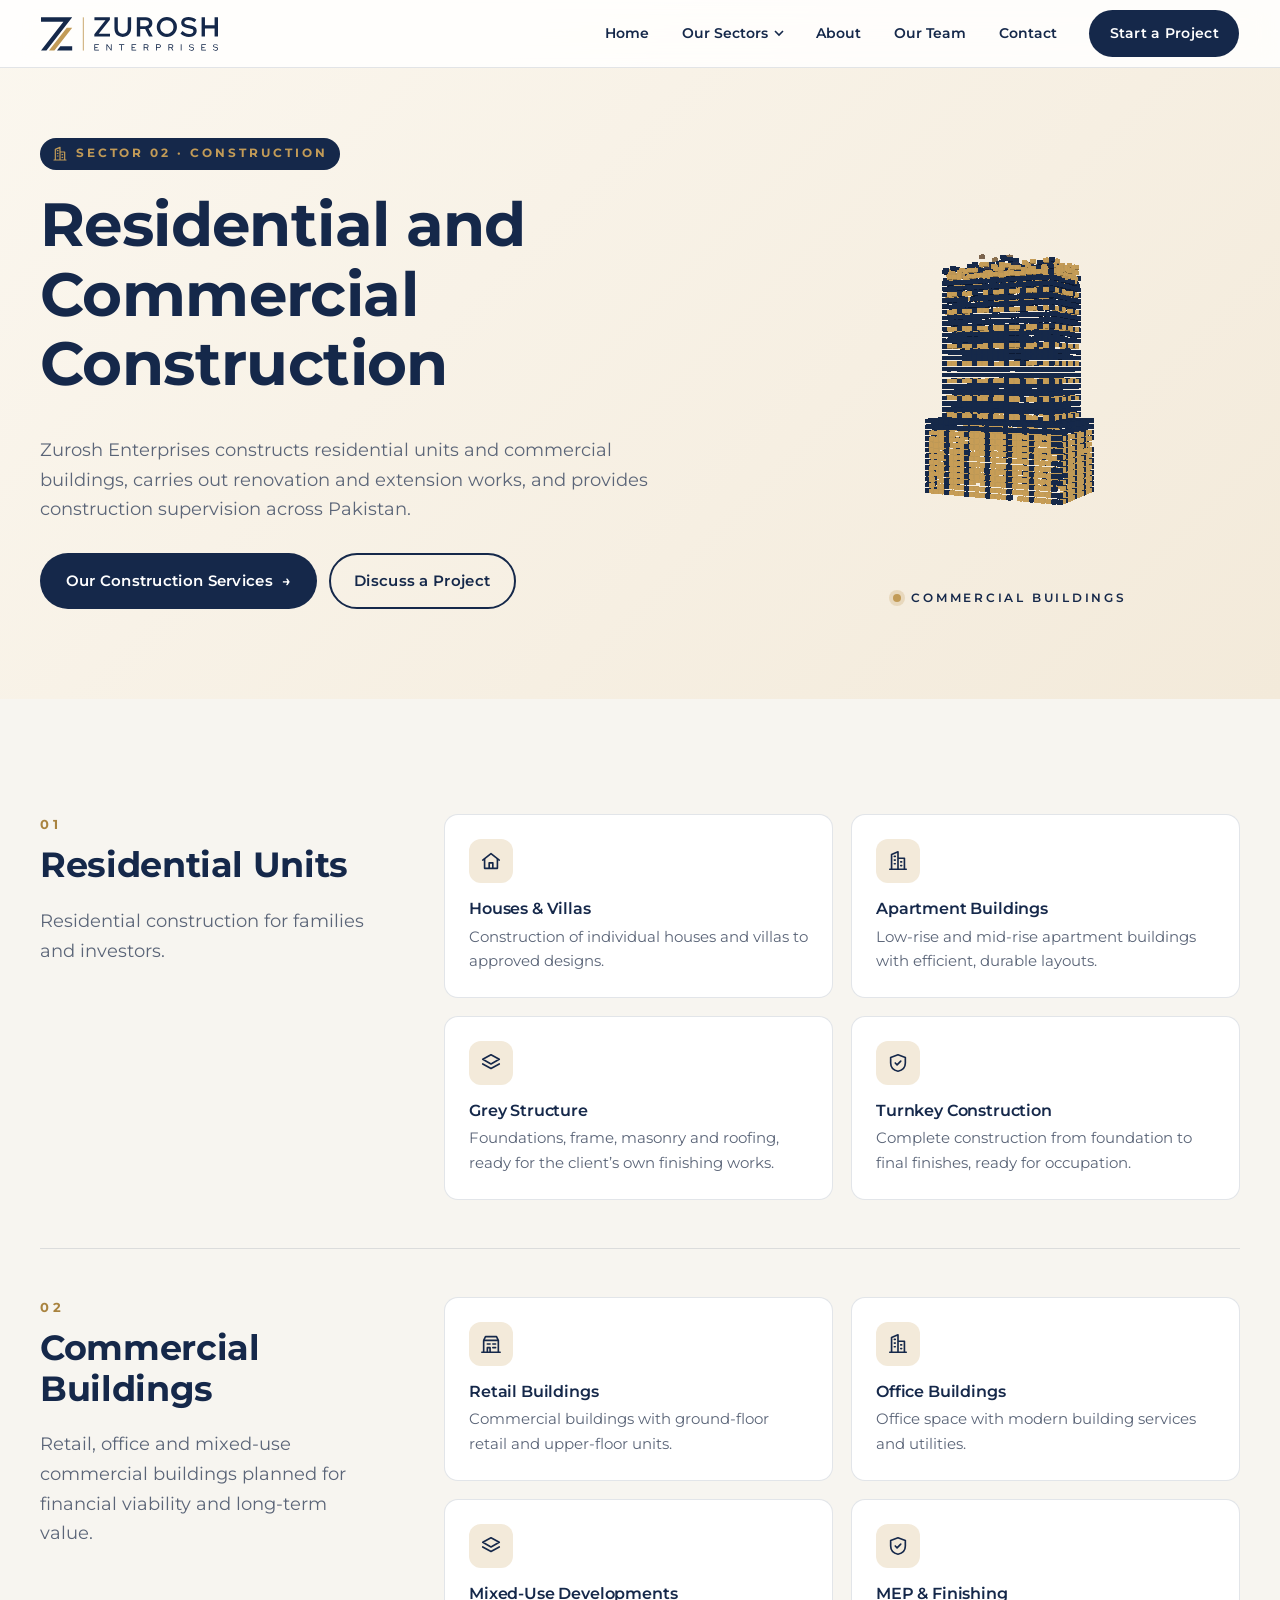
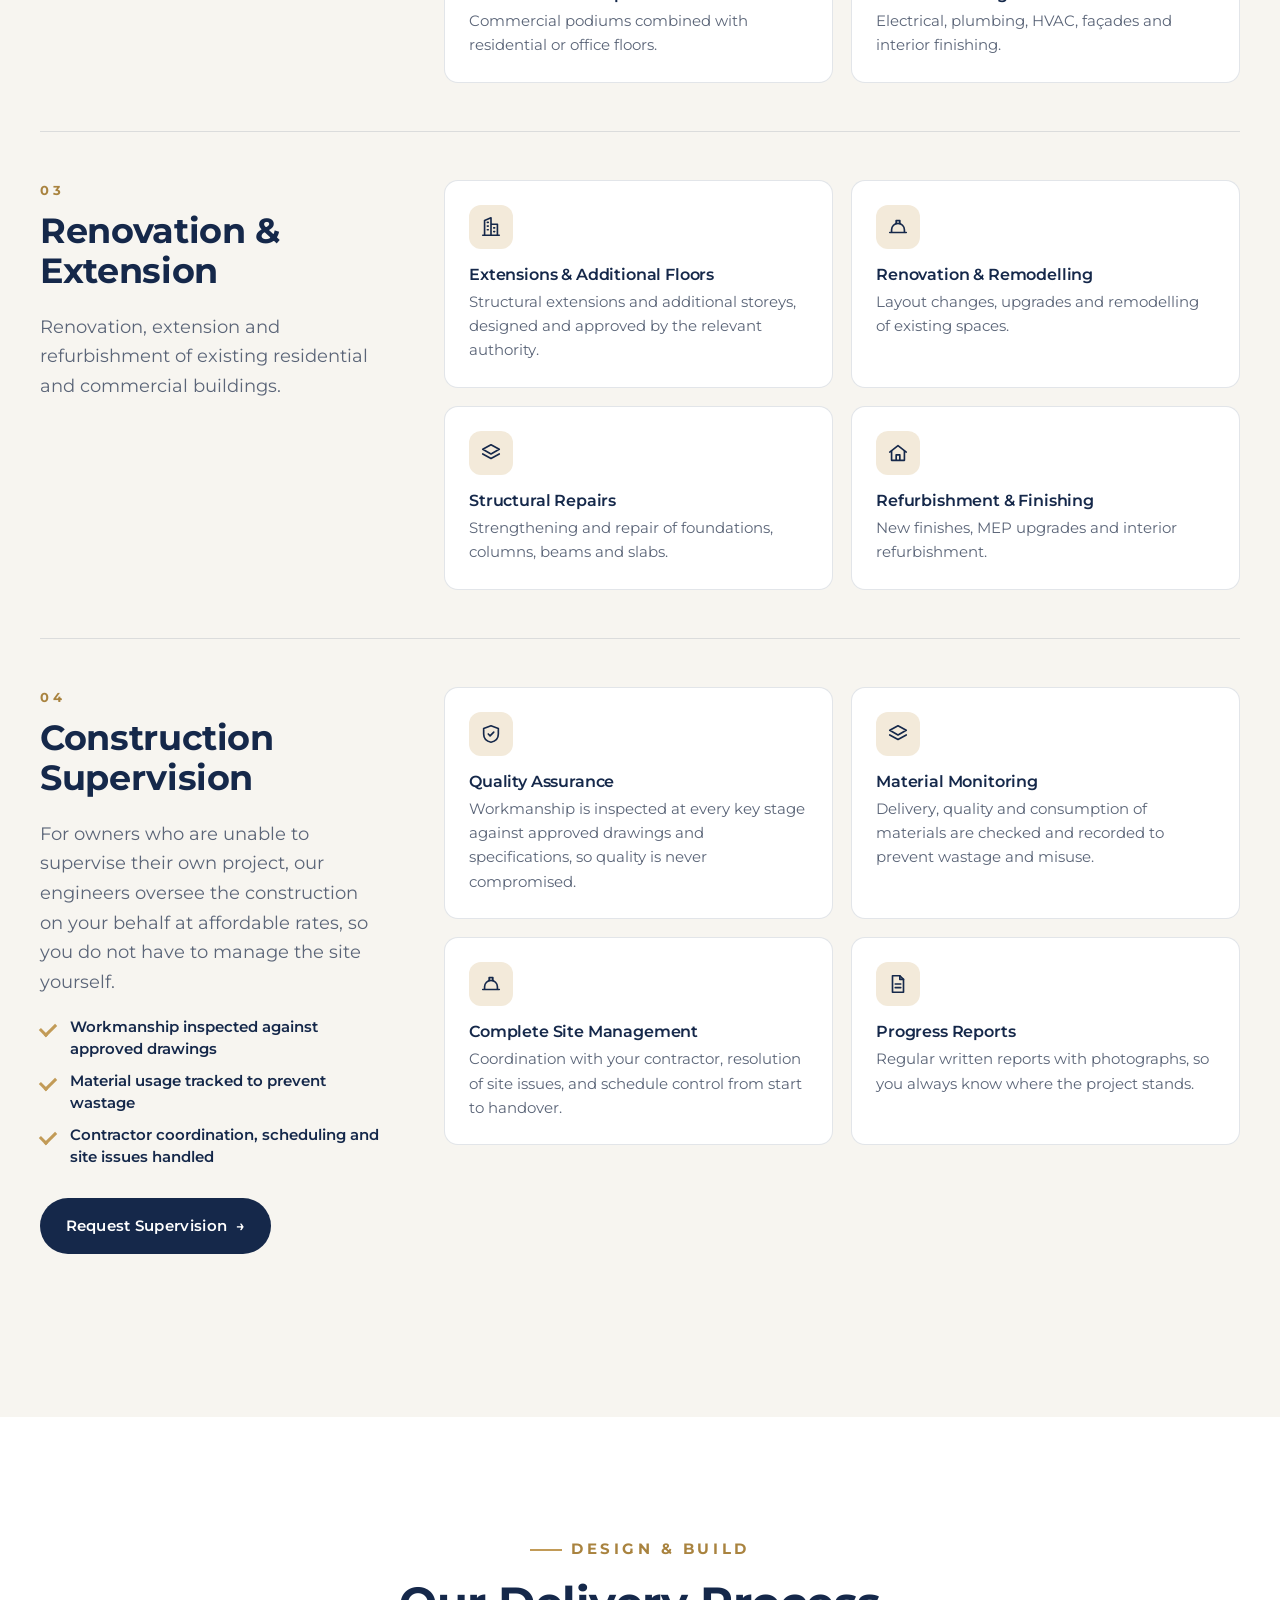
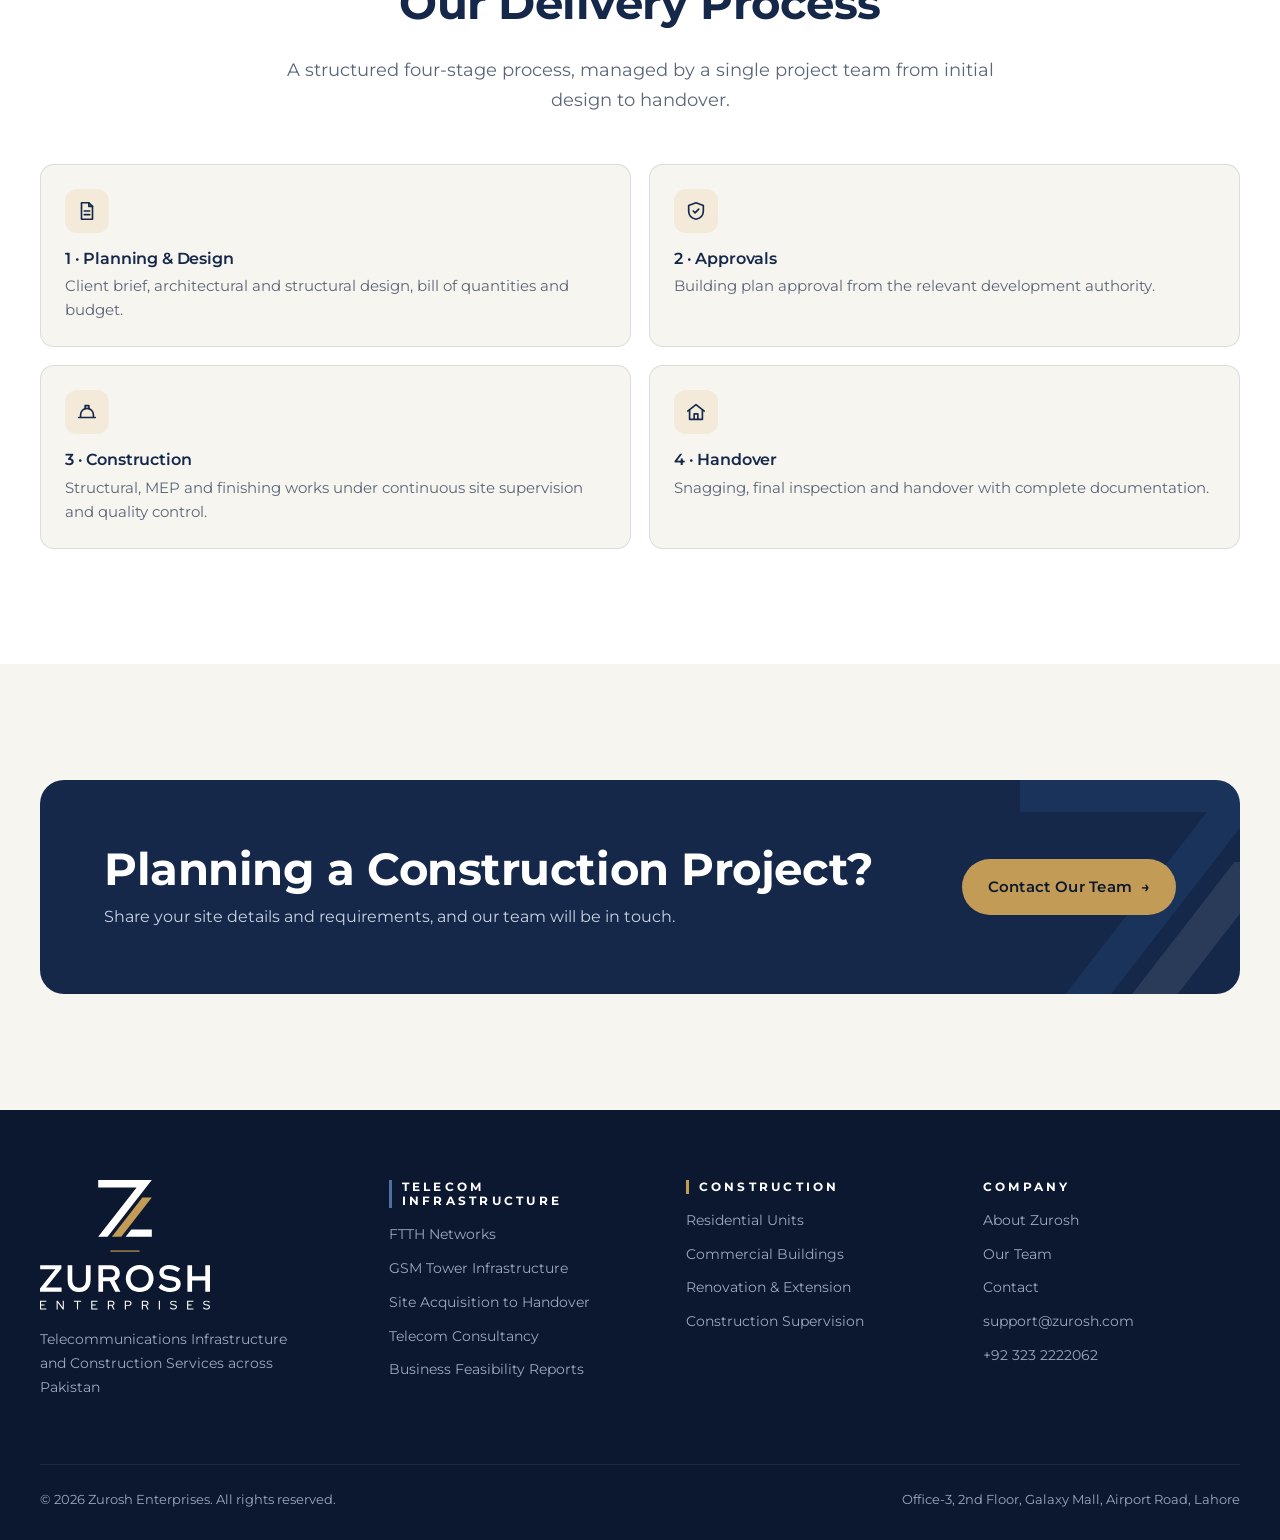
<file: construction.html>
<!doctype html>
<html lang="en">
<head>
<meta charset="utf-8">
<meta name="viewport" content="width=device-width, initial-scale=1">
<title>Construction | Zurosh Enterprises</title>
<meta name="description" content="Residential units, commercial buildings, renovation and extension works, and construction supervision across Pakistan by Zurosh Enterprises.">
<meta name="theme-color" content="#15284A">
<link rel="icon" href="assets/img/favicon.svg" type="image/svg+xml">
<link rel="preconnect" href="https://fonts.googleapis.com">
<link rel="preconnect" href="https://fonts.gstatic.com" crossorigin>
<link href="https://fonts.googleapis.com/css2?family=IBM+Plex+Mono:wght@400;500&family=Montserrat:wght@400;500;600;700&display=swap" rel="stylesheet">
<link rel="stylesheet" href="assets/css/style.css">
<script>try{if(sessionStorage.getItem('zurosh-veil'))document.documentElement.classList.add('veil-in')}catch(e){}</script>
</head>
<body>
<a class="skip-link" href="#main">Skip to Content</a>
<header class="site-header">
  <div class="container">
    <a class="brand" href="index.html" aria-label="Zurosh Enterprises home page">
      <img src="assets/img/zurosh-logo-horizontal.svg" alt="Zurosh Enterprises" width="533" height="102">
    </a>
    <button class="nav-toggle" aria-label="Menu" aria-expanded="false" aria-controls="site-nav"><span></span></button>
    <nav class="nav" id="site-nav" aria-label="Main">
      <a href="index.html">Home</a>
      <div class="nav-item">
        <button class="nav-trigger" aria-expanded="false" aria-haspopup="true">Our Sectors <svg class="chev" viewBox="0 0 10 10" aria-hidden="true"><path d="M1 3l4 4 4-4" fill="none" stroke="currentColor" stroke-width="1.6"/></svg></button>
        <div class="mega" role="group" aria-label="Our sectors">
          <div class="sector sector-telecom">
            <div class="sector-head">
              <span class="sector-icon"><svg viewBox="0 0 24 24" fill="none" stroke="currentColor" stroke-width="1.8" stroke-linecap="round" stroke-linejoin="round"><path d="M12 9v13M8 22l4-13 4 13M9.5 16h5"/><path d="M8.5 5.5a5 5 0 0 0 0 7M15.5 5.5a5 5 0 0 1 0 7M6 3a8.5 8.5 0 0 0 0 12M18 3a8.5 8.5 0 0 1 0 12"/><circle cx="12" cy="9" r="1.2"/></svg></span>
              <div><div class="sector-label">Sector 01</div><div class="sector-title">Telecom Infrastructure</div></div>
            </div>
            <ul>
              <li><a class="sub" href="telecom.html#ftth"><strong>FTTH Networks</strong><span>Fiber-to-the-home design, deployment and splicing</span></a></li>
              <li><a class="sub" href="telecom.html#towers"><strong>GSM Tower Infrastructure</strong><span>Site acquisition through to tower handover</span></a></li>
              <li><a class="sub" href="telecom.html#consultancy"><strong>Telecom Consultancy</strong><span>FTTH and long-haul network planning, design and as-built drawings</span></a></li>
              <li><a class="sub" href="telecom.html#feasibility"><strong>Business Feasibility Reports</strong><span>Customer needs, business model, costing and feasibility</span></a></li>
            </ul>
            <a class="sector-all" href="telecom.html">All Telecom Infrastructure Services <span aria-hidden="true">→</span></a>
          </div>
          <div class="sector sector-construction">
            <div class="sector-head">
              <span class="sector-icon"><svg viewBox="0 0 24 24" fill="none" stroke="currentColor" stroke-width="1.8" stroke-linecap="round" stroke-linejoin="round"><path d="M3 21h18M5 21V5l7-3v19M12 9h7v12"/><path d="M8 7h1M8 11h1M8 15h1M15 13h1M15 17h1"/></svg></span>
              <div><div class="sector-label">Sector 02</div><div class="sector-title">Construction</div></div>
            </div>
            <ul>
              <li><a class="sub" href="construction.html#residential"><strong>Residential Units</strong><span>Houses, villas and apartment buildings</span></a></li>
              <li><a class="sub" href="construction.html#commercial"><strong>Commercial Buildings</strong><span>Retail, office and mixed-use commercial buildings</span></a></li>
              <li><a class="sub" href="construction.html#renovation"><strong>Renovation &amp; Extension</strong><span>Extensions, remodelling and refurbishment</span></a></li>
              <li><a class="sub" href="construction.html#supervision"><strong>Construction Supervision</strong><span>Site supervision on the owner’s behalf</span></a></li>
            </ul>
            <a class="sector-all" href="construction.html">All Construction Services <span aria-hidden="true">→</span></a>
          </div>
        </div>
      </div>
      <a href="about.html">About</a>
      <a href="team.html">Our Team</a>
      <a href="contact.html">Contact</a>
      <a class="btn btn-primary" href="contact.html">Start a Project</a>
    </nav>
  </div>
</header>
<main id="main" class="construction-page">
  <section class="page-hero construction" id="build">
    <div class="container">
      <div class="hero-copy">
        <span class="sector-badge"><svg width="16" height="16" viewBox="0 0 24 24" fill="none" stroke="currentColor" stroke-width="1.8" stroke-linecap="round" stroke-linejoin="round"><path d="M3 21h18M5 21V5l7-3v19M12 9h7v12"/><path d="M8 7h1M8 11h1M8 15h1M15 13h1M15 17h1"/></svg> Sector 02 · Construction</span>
        <h1>Residential and Commercial Construction</h1>
        <p class="lead">Zurosh Enterprises constructs residential units and commercial buildings, carries out renovation and extension works, and provides construction supervision across Pakistan.</p>
        <div style="display:flex;gap:12px;flex-wrap:wrap;margin-top:28px">
          <a class="btn btn-primary" href="#residential">Our Construction Services <span class="arrow" aria-hidden="true">→</span></a>
          <a class="btn btn-ghost" href="contact.html?sector=Construction">Discuss a Project</a>
        </div>
      </div>
      <div class="hero-canvas-wrap">
        <canvas data-stage="cycle" data-from="house" data-form="commercial" data-rot0="-0.5" aria-hidden="true"></canvas>
        <img class="fallback" src="assets/img/z-mark.svg" alt="">
        <div class="stage-caption" aria-hidden="true">
          <span class="cap-a"><i></i>Residential Units</span>
          <span class="cap-b"><i></i>Commercial Buildings</span>
        </div>
      </div>
    </div>
  </section>

  <section class="section">
    <div class="container">
      <article class="service-block" id="residential">
        <div><div class="num">01</div><h2>Residential Units</h2><p class="lead">Residential construction for families and investors.</p></div>
        <div class="feature-grid">
          <div class="card reveal"><div class="ico"><svg viewBox="0 0 24 24" fill="none" stroke="currentColor" stroke-width="1.8" stroke-linecap="round" stroke-linejoin="round"><path d="M3 11l9-7 9 7"/><path d="M5 10v10h14V10M10 20v-6h4v6"/></svg></div><h3>Houses &amp; Villas</h3><p>Construction of individual houses and villas to approved designs.</p></div>
          <div class="card reveal"><div class="ico"><svg viewBox="0 0 24 24" fill="none" stroke="currentColor" stroke-width="1.8" stroke-linecap="round" stroke-linejoin="round"><path d="M3 21h18M5 21V5l7-3v19M12 9h7v12"/><path d="M8 7h1M8 11h1M8 15h1M15 13h1M15 17h1"/></svg></div><h3>Apartment Buildings</h3><p>Low-rise and mid-rise apartment buildings with efficient, durable layouts.</p></div>
          <div class="card reveal"><div class="ico"><svg viewBox="0 0 24 24" fill="none" stroke="currentColor" stroke-width="1.8" stroke-linecap="round" stroke-linejoin="round"><path d="M12 3l9 5-9 5-9-5z"/><path d="M3 13l9 5 9-5"/></svg></div><h3>Grey Structure</h3><p>Foundations, frame, masonry and roofing, ready for the client’s own finishing works.</p></div>
          <div class="card reveal"><div class="ico"><svg viewBox="0 0 24 24" fill="none" stroke="currentColor" stroke-width="1.8" stroke-linecap="round" stroke-linejoin="round"><path d="M12 3l8 3v6c0 5-3.5 8-8 9-4.5-1-8-4-8-9V6z"/><path d="M9 12l2 2 4-4"/></svg></div><h3>Turnkey Construction</h3><p>Complete construction from foundation to final finishes, ready for occupation.</p></div>
        </div>
      </article>

      <article class="service-block" id="commercial">
        <div><div class="num">02</div><h2>Commercial Buildings</h2><p class="lead">Retail, office and mixed-use commercial buildings planned for financial viability and long-term value.</p></div>
        <div class="feature-grid">
          <div class="card reveal"><div class="ico"><svg viewBox="0 0 24 24" fill="none" stroke="currentColor" stroke-width="1.8" stroke-linecap="round" stroke-linejoin="round"><path d="M2 21h20M4 21V8h16v13M4 8l2-4h12l2 4"/><path d="M8 21v-5h3v5M14 12h3M14 16h3M8 12h3"/></svg></div><h3>Retail Buildings</h3><p>Commercial buildings with ground-floor retail and upper-floor units.</p></div>
          <div class="card reveal"><div class="ico"><svg viewBox="0 0 24 24" fill="none" stroke="currentColor" stroke-width="1.8" stroke-linecap="round" stroke-linejoin="round"><path d="M3 21h18M5 21V5l7-3v19M12 9h7v12"/><path d="M8 7h1M8 11h1M8 15h1M15 13h1M15 17h1"/></svg></div><h3>Office Buildings</h3><p>Office space with modern building services and utilities.</p></div>
          <div class="card reveal"><div class="ico"><svg viewBox="0 0 24 24" fill="none" stroke="currentColor" stroke-width="1.8" stroke-linecap="round" stroke-linejoin="round"><path d="M12 3l9 5-9 5-9-5z"/><path d="M3 13l9 5 9-5"/></svg></div><h3>Mixed-Use Developments</h3><p>Commercial podiums combined with residential or office floors.</p></div>
          <div class="card reveal"><div class="ico"><svg viewBox="0 0 24 24" fill="none" stroke="currentColor" stroke-width="1.8" stroke-linecap="round" stroke-linejoin="round"><path d="M12 3l8 3v6c0 5-3.5 8-8 9-4.5-1-8-4-8-9V6z"/><path d="M9 12l2 2 4-4"/></svg></div><h3>MEP &amp; Finishing</h3><p>Electrical, plumbing, HVAC, façades and interior finishing.</p></div>
        </div>
      </article>

      <article class="service-block" id="renovation">
        <div><div class="num">03</div><h2>Renovation &amp; Extension</h2><p class="lead">Renovation, extension and refurbishment of existing residential and commercial buildings.</p></div>
        <div class="feature-grid">
          <div class="card reveal"><div class="ico"><svg viewBox="0 0 24 24" fill="none" stroke="currentColor" stroke-width="1.8" stroke-linecap="round" stroke-linejoin="round"><path d="M3 21h18M5 21V5l7-3v19M12 9h7v12"/><path d="M8 7h1M8 11h1M8 15h1M15 13h1M15 17h1"/></svg></div><h3>Extensions &amp; Additional Floors</h3><p>Structural extensions and additional storeys, designed and approved by the relevant authority.</p></div>
          <div class="card reveal"><div class="ico"><svg viewBox="0 0 24 24" fill="none" stroke="currentColor" stroke-width="1.8" stroke-linecap="round" stroke-linejoin="round"><path d="M3 18h18M5 18v-3a7 7 0 0 1 14 0v3"/><path d="M10 8V5h4v3"/></svg></div><h3>Renovation &amp; Remodelling</h3><p>Layout changes, upgrades and remodelling of existing spaces.</p></div>
          <div class="card reveal"><div class="ico"><svg viewBox="0 0 24 24" fill="none" stroke="currentColor" stroke-width="1.8" stroke-linecap="round" stroke-linejoin="round"><path d="M12 3l9 5-9 5-9-5z"/><path d="M3 13l9 5 9-5"/></svg></div><h3>Structural Repairs</h3><p>Strengthening and repair of foundations, columns, beams and slabs.</p></div>
          <div class="card reveal"><div class="ico"><svg viewBox="0 0 24 24" fill="none" stroke="currentColor" stroke-width="1.8" stroke-linecap="round" stroke-linejoin="round"><path d="M3 11l9-7 9 7"/><path d="M5 10v10h14V10M10 20v-6h4v6"/></svg></div><h3>Refurbishment &amp; Finishing</h3><p>New finishes, MEP upgrades and interior refurbishment.</p></div>
        </div>
      </article>

      <article class="service-block" id="supervision">
        <div><div class="num">04</div><h2>Construction Supervision</h2><p class="lead">For owners who are unable to supervise their own project, our engineers oversee the construction on your behalf at affordable rates, so you do not have to manage the site yourself.</p>
          <ul class="check-list benefit-list">
            <li>Workmanship inspected against approved drawings</li>
            <li>Material usage tracked to prevent wastage</li>
            <li>Contractor coordination, scheduling and site issues handled</li>
          </ul>
          <a class="btn btn-primary" href="contact.html?sector=Construction" style="margin-top:8px">Request Supervision <span class="arrow" aria-hidden="true">→</span></a></div>
        <div class="feature-grid">
          <div class="card reveal"><div class="ico"><svg viewBox="0 0 24 24" fill="none" stroke="currentColor" stroke-width="1.8" stroke-linecap="round" stroke-linejoin="round"><path d="M12 3l8 3v6c0 5-3.5 8-8 9-4.5-1-8-4-8-9V6z"/><path d="M9 12l2 2 4-4"/></svg></div><h3>Quality Assurance</h3><p>Workmanship is inspected at every key stage against approved drawings and specifications, so quality is never compromised.</p></div>
          <div class="card reveal"><div class="ico"><svg viewBox="0 0 24 24" fill="none" stroke="currentColor" stroke-width="1.8" stroke-linecap="round" stroke-linejoin="round"><path d="M12 3l9 5-9 5-9-5z"/><path d="M3 13l9 5 9-5"/></svg></div><h3>Material Monitoring</h3><p>Delivery, quality and consumption of materials are checked and recorded to prevent wastage and misuse.</p></div>
          <div class="card reveal"><div class="ico"><svg viewBox="0 0 24 24" fill="none" stroke="currentColor" stroke-width="1.8" stroke-linecap="round" stroke-linejoin="round"><path d="M3 18h18M5 18v-3a7 7 0 0 1 14 0v3"/><path d="M10 8V5h4v3"/></svg></div><h3>Complete Site Management</h3><p>Coordination with your contractor, resolution of site issues, and schedule control from start to handover.</p></div>
          <div class="card reveal"><div class="ico"><svg viewBox="0 0 24 24" fill="none" stroke="currentColor" stroke-width="1.8" stroke-linecap="round" stroke-linejoin="round"><path d="M14 3H6v18h12V7z"/><path d="M14 3v4h4M9 12h6M9 16h6"/></svg></div><h3>Progress Reports</h3><p>Regular written reports with photographs, so you always know where the project stands.</p></div>
        </div>
      </article>
    </div>
  </section>

  <section class="section alt" id="process">
    <div class="container">
      <div class="section-head center reveal">
        <span class="eyebrow">Design &amp; Build</span>
        <h2>Our Delivery Process</h2>
        <p class="lead" style="margin-inline:auto">A structured four-stage process, managed by a single project team from initial design to handover.</p>
      </div>
      <div class="feature-grid">
        <div class="card reveal"><div class="ico"><svg viewBox="0 0 24 24" fill="none" stroke="currentColor" stroke-width="1.8" stroke-linecap="round" stroke-linejoin="round"><path d="M14 3H6v18h12V7z"/><path d="M14 3v4h4M9 12h6M9 16h6"/></svg></div><h3>1 · Planning &amp; Design</h3><p>Client brief, architectural and structural design, bill of quantities and budget.</p></div>
        <div class="card reveal"><div class="ico"><svg viewBox="0 0 24 24" fill="none" stroke="currentColor" stroke-width="1.8" stroke-linecap="round" stroke-linejoin="round"><path d="M12 3l8 3v6c0 5-3.5 8-8 9-4.5-1-8-4-8-9V6z"/><path d="M9 12l2 2 4-4"/></svg></div><h3>2 · Approvals</h3><p>Building plan approval from the relevant development authority.</p></div>
        <div class="card reveal"><div class="ico"><svg viewBox="0 0 24 24" fill="none" stroke="currentColor" stroke-width="1.8" stroke-linecap="round" stroke-linejoin="round"><path d="M3 18h18M5 18v-3a7 7 0 0 1 14 0v3"/><path d="M10 8V5h4v3"/></svg></div><h3>3 · Construction</h3><p>Structural, MEP and finishing works under continuous site supervision and quality control.</p></div>
        <div class="card reveal"><div class="ico"><svg viewBox="0 0 24 24" fill="none" stroke="currentColor" stroke-width="1.8" stroke-linecap="round" stroke-linejoin="round"><path d="M3 11l9-7 9 7"/><path d="M5 10v10h14V10M10 20v-6h4v6"/></svg></div><h3>4 · Handover</h3><p>Snagging, final inspection and handover with complete documentation.</p></div>
      </div>
    </div>
  </section>

<section class="section">
  <div class="container">
    <div class="cta-band reveal">
      <div><h2>Planning a Construction Project?</h2><p>Share your site details and requirements, and our team will be in touch.</p></div>
      <a class="btn btn-gold" href="contact.html?sector=Construction">Contact Our Team <span class="arrow" aria-hidden="true">→</span></a>
    </div>
  </div>
</section>
</main>
<footer class="site-footer">
  <div class="container">
    <div class="footer-grid">
      <div class="footer-brand">
        <img src="assets/img/zurosh-logo-stacked-white.svg" alt="Zurosh Enterprises" width="372" height="286" loading="lazy">
        <p>Telecommunications Infrastructure and Construction Services across Pakistan</p>
      </div>
      <div>
        <h4 class="t">Telecom Infrastructure</h4>
        <ul>
          <li><a href="telecom.html#ftth">FTTH Networks</a></li>
          <li><a href="telecom.html#towers">GSM Tower Infrastructure</a></li>
          <li><a href="telecom.html#lifecycle">Site Acquisition to Handover</a></li>
          <li><a href="telecom.html#consultancy">Telecom Consultancy</a></li>
          <li><a href="telecom.html#feasibility">Business Feasibility Reports</a></li>
        </ul>
      </div>
      <div>
        <h4 class="c">Construction</h4>
        <ul>
          <li><a href="construction.html#residential">Residential Units</a></li>
          <li><a href="construction.html#commercial">Commercial Buildings</a></li>
          <li><a href="construction.html#renovation">Renovation &amp; Extension</a></li>
          <li><a href="construction.html#supervision">Construction Supervision</a></li>
        </ul>
      </div>
      <div>
        <h4>Company</h4>
        <ul>
          <li><a href="about.html">About Zurosh</a></li>
          <li><a href="team.html">Our Team</a></li>
          <li><a href="contact.html">Contact</a></li>
          <li><a href="mailto:support@zurosh.com">support@zurosh.com</a></li>
          <li><a href="tel:+923232222062">+92 323 2222062</a></li>
        </ul>
      </div>
    </div>
    <div class="footer-bottom">
      <span>© <span data-year>2026</span> Zurosh Enterprises. All rights reserved.</span>
      <span>Office-3, 2nd Floor, Galaxy Mall, Airport Road, Lahore</span>
    </div>
  </div>
</footer>
<script src="assets/vendor/three.min.js"></script>
<script src="assets/js/pixel-stage.js"></script>
<script src="assets/js/main.js"></script>
</body>
</html>
</file>
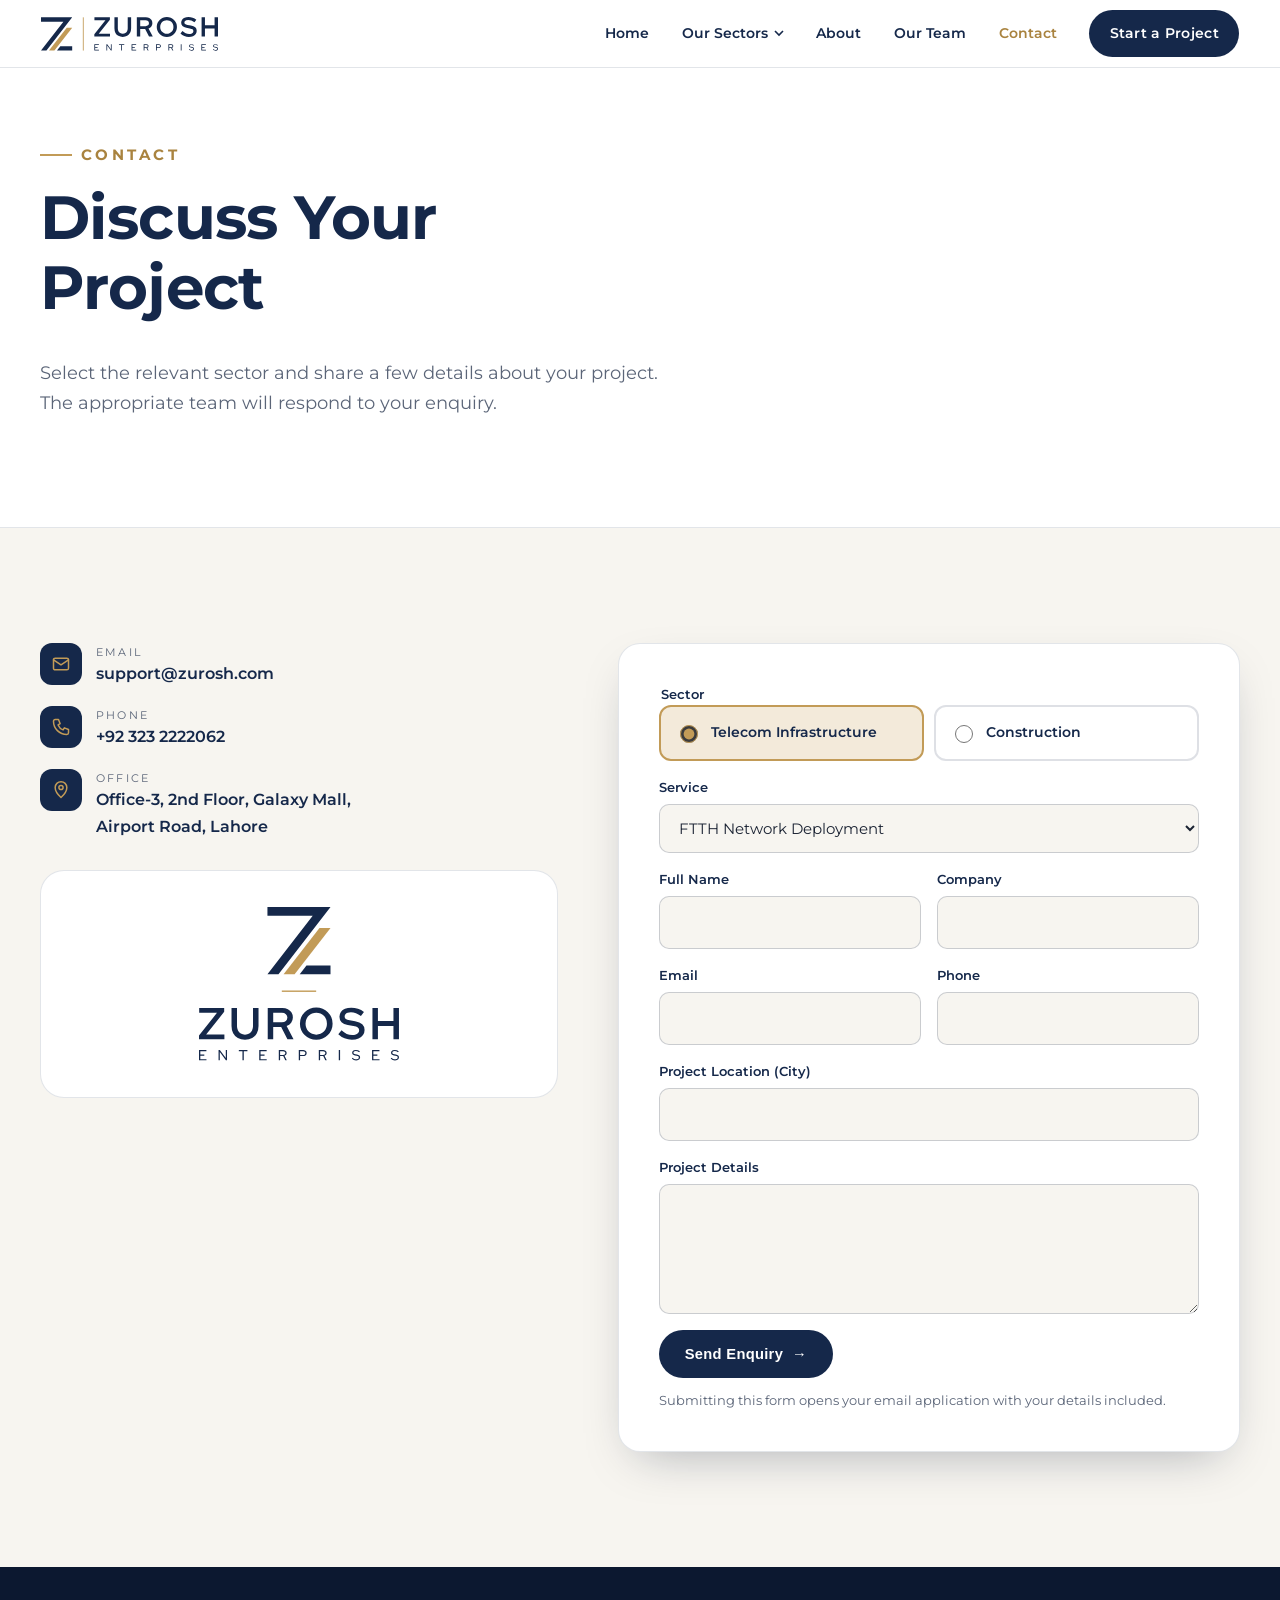
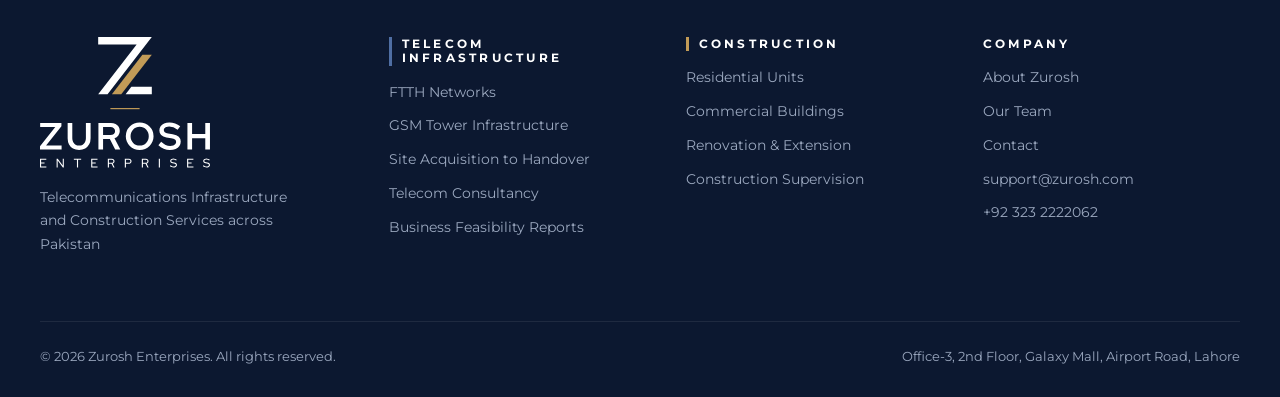
<file: contact.html>
<!doctype html>
<html lang="en">
<head>
<meta charset="utf-8">
<meta name="viewport" content="width=device-width, initial-scale=1">
<title>Contact | Zurosh Enterprises</title>
<meta name="description" content="Contact Zurosh Enterprises about telecom infrastructure or construction projects in Pakistan.">
<meta name="theme-color" content="#15284A">
<link rel="icon" href="assets/img/favicon.svg" type="image/svg+xml">
<link rel="preconnect" href="https://fonts.googleapis.com">
<link rel="preconnect" href="https://fonts.gstatic.com" crossorigin>
<link href="https://fonts.googleapis.com/css2?family=IBM+Plex+Mono:wght@400;500&family=Montserrat:wght@400;500;600;700&display=swap" rel="stylesheet">
<link rel="stylesheet" href="assets/css/style.css">
<script>try{if(sessionStorage.getItem('zurosh-veil'))document.documentElement.classList.add('veil-in')}catch(e){}</script>
</head>
<body>
<a class="skip-link" href="#main">Skip to Content</a>
<header class="site-header">
  <div class="container">
    <a class="brand" href="index.html" aria-label="Zurosh Enterprises home page">
      <img src="assets/img/zurosh-logo-horizontal.svg" alt="Zurosh Enterprises" width="533" height="102">
    </a>
    <button class="nav-toggle" aria-label="Menu" aria-expanded="false" aria-controls="site-nav"><span></span></button>
    <nav class="nav" id="site-nav" aria-label="Main">
      <a href="index.html">Home</a>
      <div class="nav-item">
        <button class="nav-trigger" aria-expanded="false" aria-haspopup="true">Our Sectors <svg class="chev" viewBox="0 0 10 10" aria-hidden="true"><path d="M1 3l4 4 4-4" fill="none" stroke="currentColor" stroke-width="1.6"/></svg></button>
        <div class="mega" role="group" aria-label="Our sectors">
          <div class="sector sector-telecom">
            <div class="sector-head">
              <span class="sector-icon"><svg viewBox="0 0 24 24" fill="none" stroke="currentColor" stroke-width="1.8" stroke-linecap="round" stroke-linejoin="round"><path d="M12 9v13M8 22l4-13 4 13M9.5 16h5"/><path d="M8.5 5.5a5 5 0 0 0 0 7M15.5 5.5a5 5 0 0 1 0 7M6 3a8.5 8.5 0 0 0 0 12M18 3a8.5 8.5 0 0 1 0 12"/><circle cx="12" cy="9" r="1.2"/></svg></span>
              <div><div class="sector-label">Sector 01</div><div class="sector-title">Telecom Infrastructure</div></div>
            </div>
            <ul>
              <li><a class="sub" href="telecom.html#ftth"><strong>FTTH Networks</strong><span>Fiber-to-the-home design, deployment and splicing</span></a></li>
              <li><a class="sub" href="telecom.html#towers"><strong>GSM Tower Infrastructure</strong><span>Site acquisition through to tower handover</span></a></li>
              <li><a class="sub" href="telecom.html#consultancy"><strong>Telecom Consultancy</strong><span>FTTH and long-haul network planning, design and as-built drawings</span></a></li>
              <li><a class="sub" href="telecom.html#feasibility"><strong>Business Feasibility Reports</strong><span>Customer needs, business model, costing and feasibility</span></a></li>
            </ul>
            <a class="sector-all" href="telecom.html">All Telecom Infrastructure Services <span aria-hidden="true">→</span></a>
          </div>
          <div class="sector sector-construction">
            <div class="sector-head">
              <span class="sector-icon"><svg viewBox="0 0 24 24" fill="none" stroke="currentColor" stroke-width="1.8" stroke-linecap="round" stroke-linejoin="round"><path d="M3 21h18M5 21V5l7-3v19M12 9h7v12"/><path d="M8 7h1M8 11h1M8 15h1M15 13h1M15 17h1"/></svg></span>
              <div><div class="sector-label">Sector 02</div><div class="sector-title">Construction</div></div>
            </div>
            <ul>
              <li><a class="sub" href="construction.html#residential"><strong>Residential Units</strong><span>Houses, villas and apartment buildings</span></a></li>
              <li><a class="sub" href="construction.html#commercial"><strong>Commercial Buildings</strong><span>Retail, office and mixed-use commercial buildings</span></a></li>
              <li><a class="sub" href="construction.html#renovation"><strong>Renovation &amp; Extension</strong><span>Extensions, remodelling and refurbishment</span></a></li>
              <li><a class="sub" href="construction.html#supervision"><strong>Construction Supervision</strong><span>Site supervision on the owner’s behalf</span></a></li>
            </ul>
            <a class="sector-all" href="construction.html">All Construction Services <span aria-hidden="true">→</span></a>
          </div>
        </div>
      </div>
      <a href="about.html">About</a>
      <a href="team.html">Our Team</a>
      <a href="contact.html" aria-current="page">Contact</a>
      <a class="btn btn-primary" href="contact.html">Start a Project</a>
    </nav>
  </div>
</header>
<main id="main">
  <section class="page-hero plain">
    <div class="container" style="grid-template-columns:1fr">
      <div class="hero-copy">
        <span class="eyebrow">Contact</span>
        <h1>Discuss Your Project</h1>
        <p class="lead">Select the relevant sector and share a few details about your project. The appropriate team will respond to your enquiry.</p>
      </div>
    </div>
  </section>

  <section class="section">
    <div class="container contact-grid">
      <div class="contact-info reveal">
        <div class="item"><span class="ico"><svg viewBox="0 0 24 24" fill="none" stroke="currentColor" stroke-width="1.8" stroke-linecap="round" stroke-linejoin="round"><rect x="3" y="5" width="18" height="14" rx="2"/><path d="M3 7l9 6 9-6"/></svg></span><div><small>Email</small><a href="mailto:support@zurosh.com">support@zurosh.com</a></div></div>
        <div class="item"><span class="ico"><svg viewBox="0 0 24 24" fill="none" stroke="currentColor" stroke-width="1.8" stroke-linecap="round" stroke-linejoin="round"><path d="M5 3h4l2 5-2.5 1.5a11 11 0 0 0 6 6L16 13l5 2v4a2 2 0 0 1-2 2A16 16 0 0 1 3 5a2 2 0 0 1 2-2"/></svg></span><div><small>Phone</small><a href="tel:+923232222062">+92 323 2222062</a></div></div>
        <div class="item"><span class="ico"><svg viewBox="0 0 24 24" fill="none" stroke="currentColor" stroke-width="1.8" stroke-linecap="round" stroke-linejoin="round"><path d="M12 21s7-6.2 7-12a7 7 0 0 0-14 0c0 5.8 7 12 7 12z"/><circle cx="12" cy="9" r="2.5"/></svg></span><div><small>Office</small><a href="https://www.google.com/maps/search/?api=1&amp;query=Galaxy+Mall+Airport+Road+Lahore" target="_blank" rel="noopener">Office-3, 2nd Floor, Galaxy Mall,<br>Airport Road, Lahore</a></div></div>
        <div class="stacked-logo-feature" style="margin-top:12px;padding:36px">
          <img src="assets/img/zurosh-logo-stacked.svg" alt="Zurosh Enterprises" width="372" height="286" style="width:200px">
        </div>
      </div>

      <form class="form reveal" id="enquiry-form" data-to="support@zurosh.com" novalidate>
        <fieldset class="field">
          <legend>Sector</legend>
          <div class="sector-pick">
            <label><input type="radio" name="sector" value="Telecom" checked> Telecom Infrastructure</label>
            <label><input type="radio" name="sector" value="Construction"> Construction</label>
          </div>
        </fieldset>
        <div class="field"><label for="f-service">Service</label><select id="f-service" name="service" required></select></div>
        <div class="row">
          <div class="field"><label for="f-name">Full Name</label><input id="f-name" name="name" required autocomplete="name"></div>
          <div class="field"><label for="f-company">Company</label><input id="f-company" name="company" autocomplete="organization"></div>
        </div>
        <div class="row">
          <div class="field"><label for="f-email">Email</label><input id="f-email" name="email" type="email" required autocomplete="email"></div>
          <div class="field"><label for="f-phone">Phone</label><input id="f-phone" name="phone" type="tel" autocomplete="tel"></div>
        </div>
        <div class="field"><label for="f-location">Project Location (City)</label><input id="f-location" name="location"></div>
        <div class="field"><label for="f-message">Project Details</label><textarea id="f-message" name="message" required></textarea></div>
        <button class="btn btn-primary" type="submit">Send Enquiry <span class="arrow" aria-hidden="true">→</span></button>
        <p class="form-note">Submitting this form opens your email application with your details included.</p>
      </form>
    </div>
  </section>
</main>
<footer class="site-footer">
  <div class="container">
    <div class="footer-grid">
      <div class="footer-brand">
        <img src="assets/img/zurosh-logo-stacked-white.svg" alt="Zurosh Enterprises" width="372" height="286" loading="lazy">
        <p>Telecommunications Infrastructure and Construction Services across Pakistan</p>
      </div>
      <div>
        <h4 class="t">Telecom Infrastructure</h4>
        <ul>
          <li><a href="telecom.html#ftth">FTTH Networks</a></li>
          <li><a href="telecom.html#towers">GSM Tower Infrastructure</a></li>
          <li><a href="telecom.html#lifecycle">Site Acquisition to Handover</a></li>
          <li><a href="telecom.html#consultancy">Telecom Consultancy</a></li>
          <li><a href="telecom.html#feasibility">Business Feasibility Reports</a></li>
        </ul>
      </div>
      <div>
        <h4 class="c">Construction</h4>
        <ul>
          <li><a href="construction.html#residential">Residential Units</a></li>
          <li><a href="construction.html#commercial">Commercial Buildings</a></li>
          <li><a href="construction.html#renovation">Renovation &amp; Extension</a></li>
          <li><a href="construction.html#supervision">Construction Supervision</a></li>
        </ul>
      </div>
      <div>
        <h4>Company</h4>
        <ul>
          <li><a href="about.html">About Zurosh</a></li>
          <li><a href="team.html">Our Team</a></li>
          <li><a href="contact.html">Contact</a></li>
          <li><a href="mailto:support@zurosh.com">support@zurosh.com</a></li>
          <li><a href="tel:+923232222062">+92 323 2222062</a></li>
        </ul>
      </div>
    </div>
    <div class="footer-bottom">
      <span>© <span data-year>2026</span> Zurosh Enterprises. All rights reserved.</span>
      <span>Office-3, 2nd Floor, Galaxy Mall, Airport Road, Lahore</span>
    </div>
  </div>
</footer>
<script src="assets/js/main.js"></script>
</body>
</html>
</file>
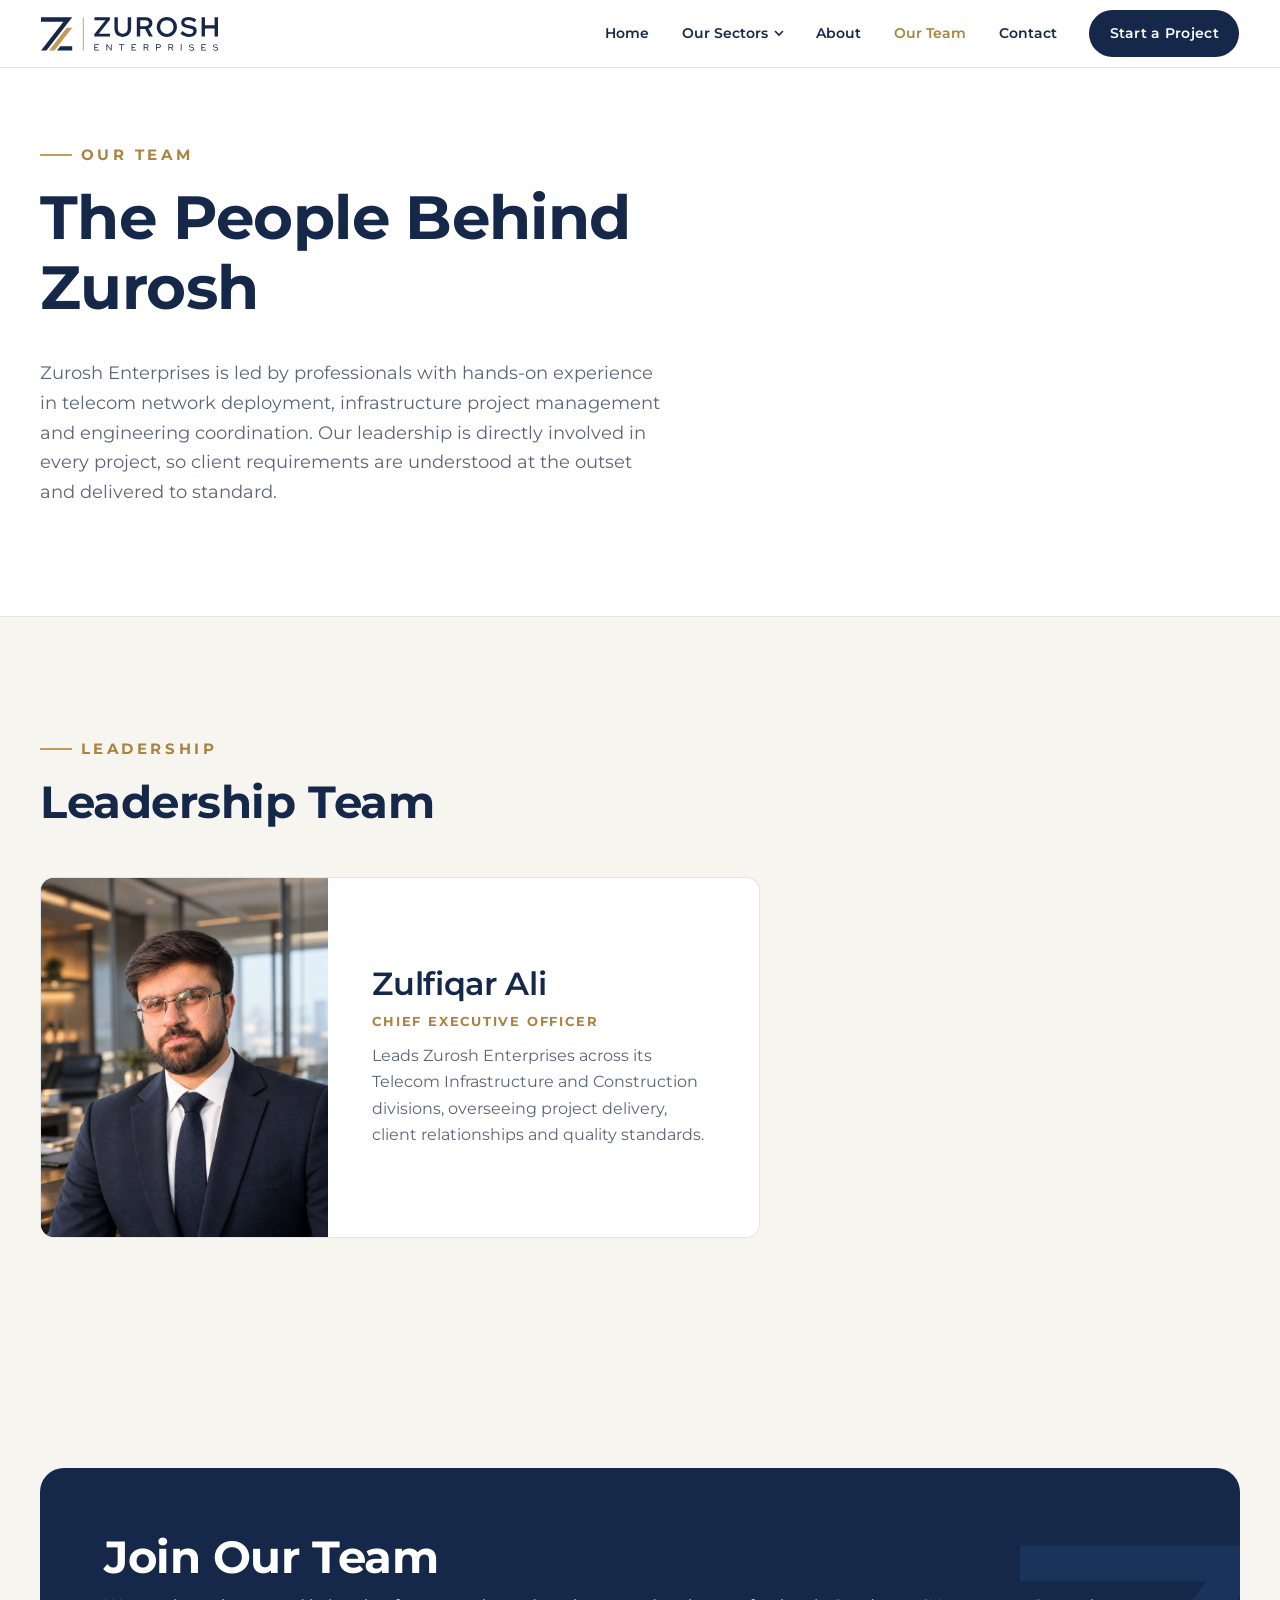
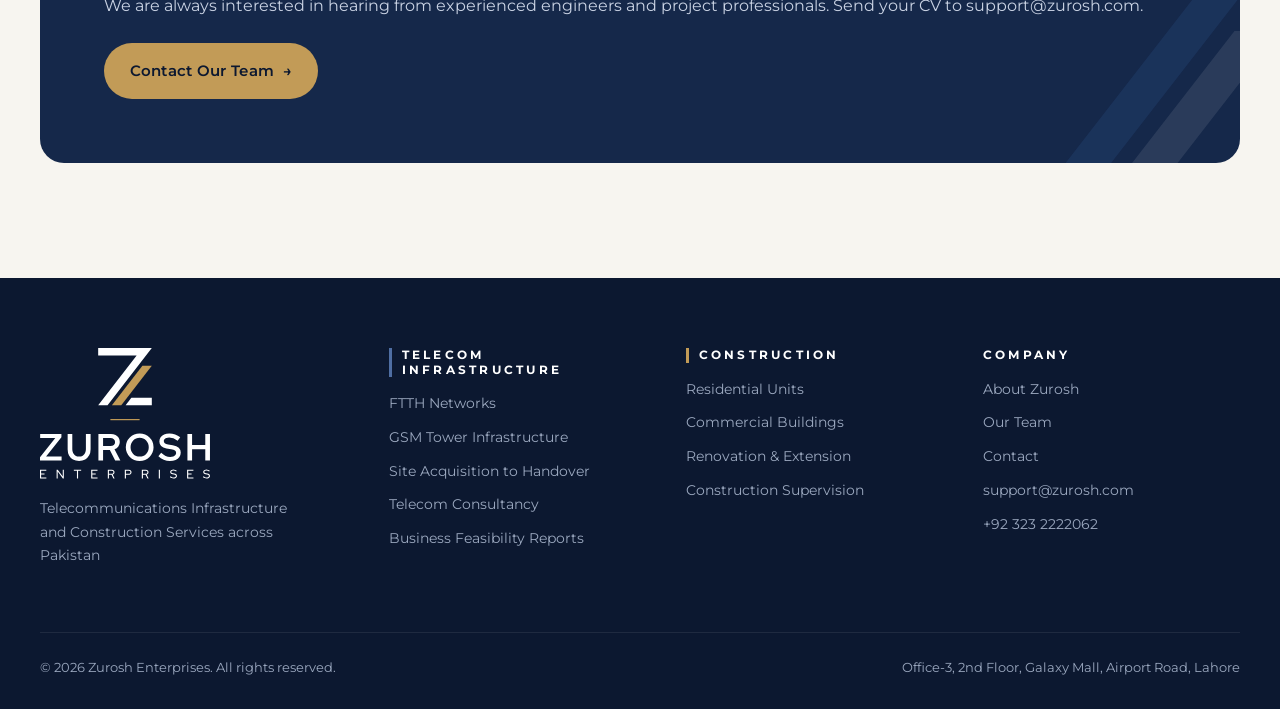
<file: team.html>
<!doctype html>
<html lang="en">
<head>
<meta charset="utf-8">
<meta name="viewport" content="width=device-width, initial-scale=1">
<title>Our Team | Zurosh Enterprises</title>
<meta name="description" content="Meet the leadership and specialist teams of Zurosh Enterprises across the Telecom and Construction divisions.">
<meta name="theme-color" content="#15284A">
<link rel="icon" href="assets/img/favicon.svg" type="image/svg+xml">
<link rel="preconnect" href="https://fonts.googleapis.com">
<link rel="preconnect" href="https://fonts.gstatic.com" crossorigin>
<link href="https://fonts.googleapis.com/css2?family=IBM+Plex+Mono:wght@400;500&family=Montserrat:wght@400;500;600;700&display=swap" rel="stylesheet">
<link rel="stylesheet" href="assets/css/style.css">
<script>try{if(sessionStorage.getItem('zurosh-veil'))document.documentElement.classList.add('veil-in')}catch(e){}</script>
</head>
<body>
<a class="skip-link" href="#main">Skip to Content</a>
<header class="site-header">
  <div class="container">
    <a class="brand" href="index.html" aria-label="Zurosh Enterprises home page">
      <img src="assets/img/zurosh-logo-horizontal.svg" alt="Zurosh Enterprises" width="533" height="102">
    </a>
    <button class="nav-toggle" aria-label="Menu" aria-expanded="false" aria-controls="site-nav"><span></span></button>
    <nav class="nav" id="site-nav" aria-label="Main">
      <a href="index.html">Home</a>
      <div class="nav-item">
        <button class="nav-trigger" aria-expanded="false" aria-haspopup="true">Our Sectors <svg class="chev" viewBox="0 0 10 10" aria-hidden="true"><path d="M1 3l4 4 4-4" fill="none" stroke="currentColor" stroke-width="1.6"/></svg></button>
        <div class="mega" role="group" aria-label="Our sectors">
          <div class="sector sector-telecom">
            <div class="sector-head">
              <span class="sector-icon"><svg viewBox="0 0 24 24" fill="none" stroke="currentColor" stroke-width="1.8" stroke-linecap="round" stroke-linejoin="round"><path d="M12 9v13M8 22l4-13 4 13M9.5 16h5"/><path d="M8.5 5.5a5 5 0 0 0 0 7M15.5 5.5a5 5 0 0 1 0 7M6 3a8.5 8.5 0 0 0 0 12M18 3a8.5 8.5 0 0 1 0 12"/><circle cx="12" cy="9" r="1.2"/></svg></span>
              <div><div class="sector-label">Sector 01</div><div class="sector-title">Telecom Infrastructure</div></div>
            </div>
            <ul>
              <li><a class="sub" href="telecom.html#ftth"><strong>FTTH Networks</strong><span>Fiber-to-the-home design, deployment and splicing</span></a></li>
              <li><a class="sub" href="telecom.html#towers"><strong>GSM Tower Infrastructure</strong><span>Site acquisition through to tower handover</span></a></li>
              <li><a class="sub" href="telecom.html#consultancy"><strong>Telecom Consultancy</strong><span>FTTH and long-haul network planning, design and as-built drawings</span></a></li>
              <li><a class="sub" href="telecom.html#feasibility"><strong>Business Feasibility Reports</strong><span>Customer needs, business model, costing and feasibility</span></a></li>
            </ul>
            <a class="sector-all" href="telecom.html">All Telecom Infrastructure Services <span aria-hidden="true">→</span></a>
          </div>
          <div class="sector sector-construction">
            <div class="sector-head">
              <span class="sector-icon"><svg viewBox="0 0 24 24" fill="none" stroke="currentColor" stroke-width="1.8" stroke-linecap="round" stroke-linejoin="round"><path d="M3 21h18M5 21V5l7-3v19M12 9h7v12"/><path d="M8 7h1M8 11h1M8 15h1M15 13h1M15 17h1"/></svg></span>
              <div><div class="sector-label">Sector 02</div><div class="sector-title">Construction</div></div>
            </div>
            <ul>
              <li><a class="sub" href="construction.html#residential"><strong>Residential Units</strong><span>Houses, villas and apartment buildings</span></a></li>
              <li><a class="sub" href="construction.html#commercial"><strong>Commercial Buildings</strong><span>Retail, office and mixed-use commercial buildings</span></a></li>
              <li><a class="sub" href="construction.html#renovation"><strong>Renovation &amp; Extension</strong><span>Extensions, remodelling and refurbishment</span></a></li>
              <li><a class="sub" href="construction.html#supervision"><strong>Construction Supervision</strong><span>Site supervision on the owner’s behalf</span></a></li>
            </ul>
            <a class="sector-all" href="construction.html">All Construction Services <span aria-hidden="true">→</span></a>
          </div>
        </div>
      </div>
      <a href="about.html">About</a>
      <a href="team.html" aria-current="page">Our Team</a>
      <a href="contact.html">Contact</a>
      <a class="btn btn-primary" href="contact.html">Start a Project</a>
    </nav>
  </div>
</header>
<main id="main">
  <section class="page-hero plain">
    <div class="container" style="grid-template-columns:1fr">
      <div class="hero-copy">
        <span class="eyebrow">Our Team</span>
        <h1>The People Behind Zurosh</h1>
        <p class="lead">Zurosh Enterprises is led by professionals with hands-on experience in telecom network deployment, infrastructure project management and engineering coordination. Our leadership is directly involved in every project, so client requirements are understood at the outset and delivered to standard.</p>
      </div>
    </div>
  </section>

  <section class="section">
    <div class="container">
      <div class="section-head reveal"><span class="eyebrow">Leadership</span><h2>Leadership Team</h2></div>
      <div class="team-grid lead-grid">
          <article class="member reveal lead"><div class="member-photo"><img src="assets/img/team/zulfiqar-ali.jpg" alt="Zulfiqar Ali" loading="lazy"></div><div class="member-body"><h3>Zulfiqar Ali</h3><div class="member-role">Chief Executive Officer</div><p>Leads Zurosh Enterprises across its Telecom Infrastructure and Construction divisions, overseeing project delivery, client relationships and quality standards.</p></div></article>
      </div>
    </div>
  </section>


<section class="section">
  <div class="container">
    <div class="cta-band reveal">
      <div><h2>Join Our Team</h2><p>We are always interested in hearing from experienced engineers and project professionals. Send your CV to support@zurosh.com.</p></div>
      <a class="btn btn-gold" href="contact.html">Contact Our Team <span class="arrow" aria-hidden="true">→</span></a>
    </div>
  </div>
</section>
</main>
<footer class="site-footer">
  <div class="container">
    <div class="footer-grid">
      <div class="footer-brand">
        <img src="assets/img/zurosh-logo-stacked-white.svg" alt="Zurosh Enterprises" width="372" height="286" loading="lazy">
        <p>Telecommunications Infrastructure and Construction Services across Pakistan</p>
      </div>
      <div>
        <h4 class="t">Telecom Infrastructure</h4>
        <ul>
          <li><a href="telecom.html#ftth">FTTH Networks</a></li>
          <li><a href="telecom.html#towers">GSM Tower Infrastructure</a></li>
          <li><a href="telecom.html#lifecycle">Site Acquisition to Handover</a></li>
          <li><a href="telecom.html#consultancy">Telecom Consultancy</a></li>
          <li><a href="telecom.html#feasibility">Business Feasibility Reports</a></li>
        </ul>
      </div>
      <div>
        <h4 class="c">Construction</h4>
        <ul>
          <li><a href="construction.html#residential">Residential Units</a></li>
          <li><a href="construction.html#commercial">Commercial Buildings</a></li>
          <li><a href="construction.html#renovation">Renovation &amp; Extension</a></li>
          <li><a href="construction.html#supervision">Construction Supervision</a></li>
        </ul>
      </div>
      <div>
        <h4>Company</h4>
        <ul>
          <li><a href="about.html">About Zurosh</a></li>
          <li><a href="team.html">Our Team</a></li>
          <li><a href="contact.html">Contact</a></li>
          <li><a href="mailto:support@zurosh.com">support@zurosh.com</a></li>
          <li><a href="tel:+923232222062">+92 323 2222062</a></li>
        </ul>
      </div>
    </div>
    <div class="footer-bottom">
      <span>© <span data-year>2026</span> Zurosh Enterprises. All rights reserved.</span>
      <span>Office-3, 2nd Floor, Galaxy Mall, Airport Road, Lahore</span>
    </div>
  </div>
</footer>
<script src="assets/js/main.js"></script>
</body>
</html>
</file>
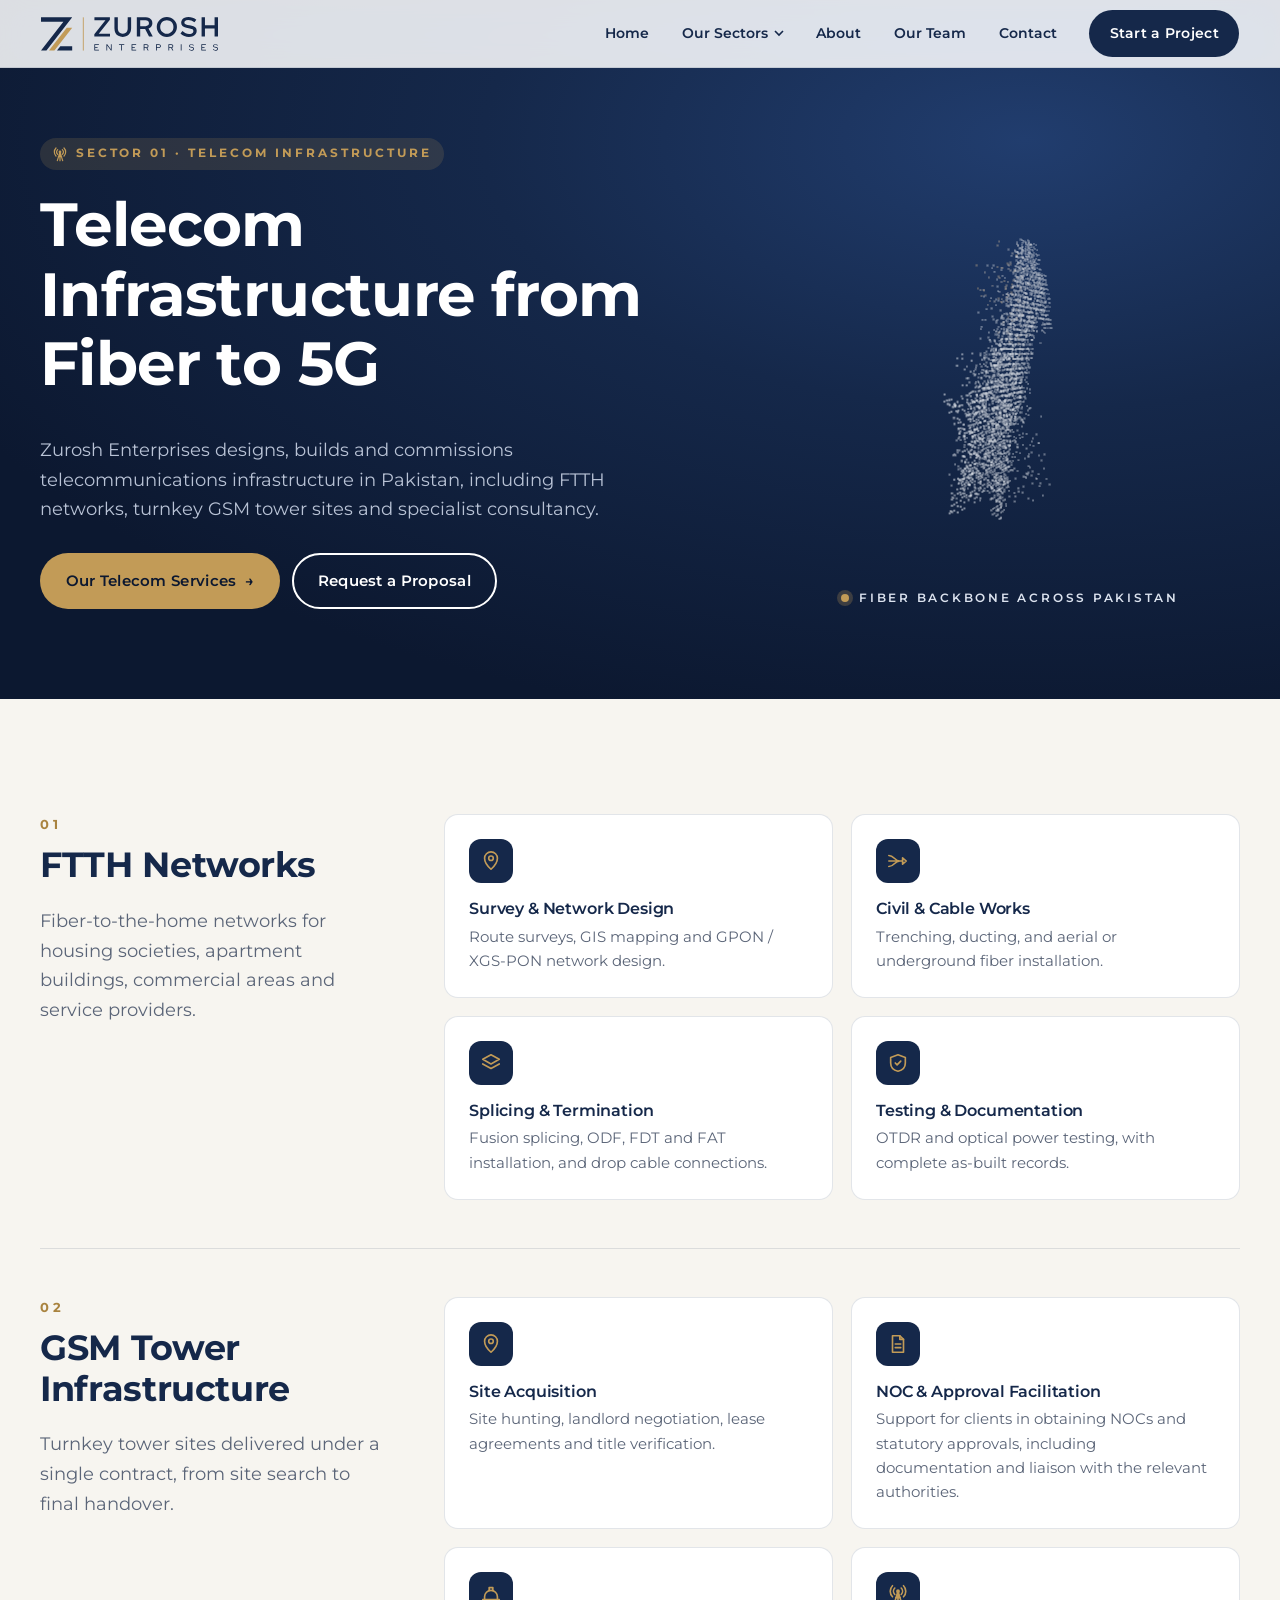
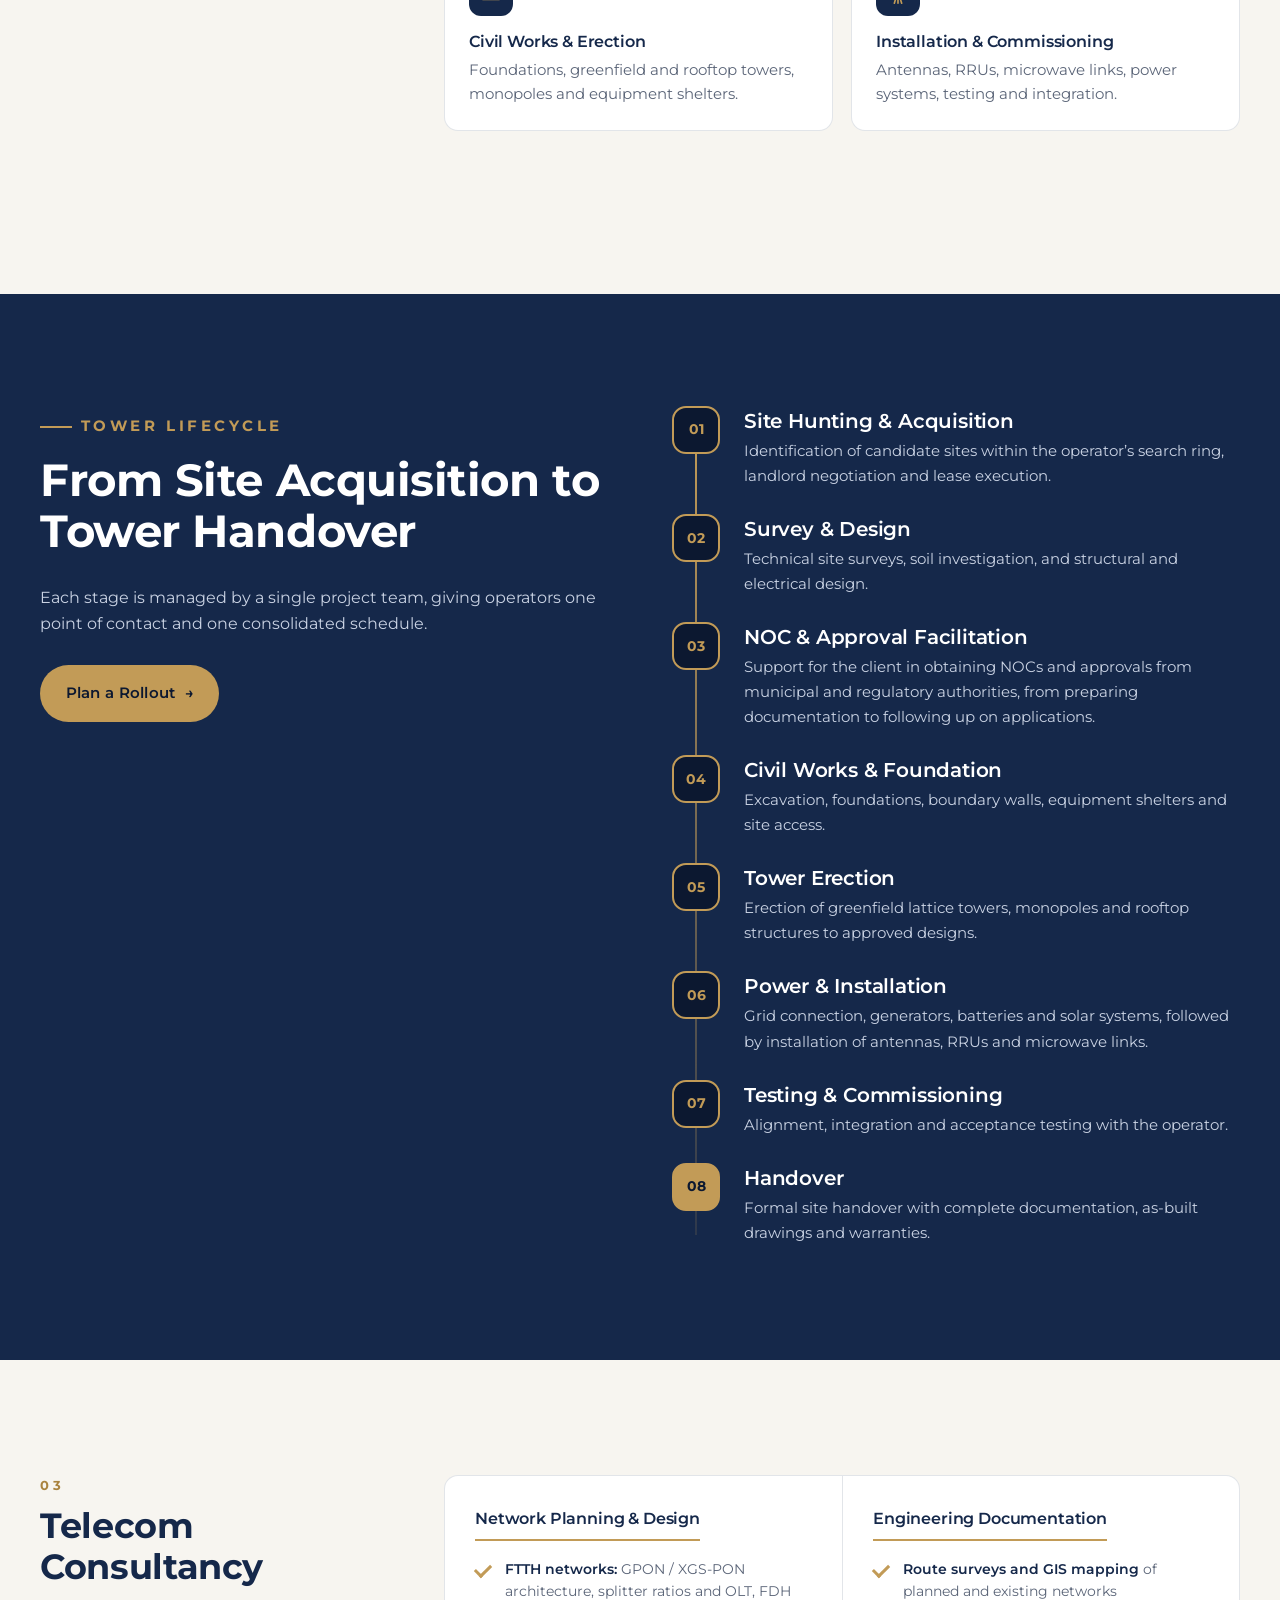
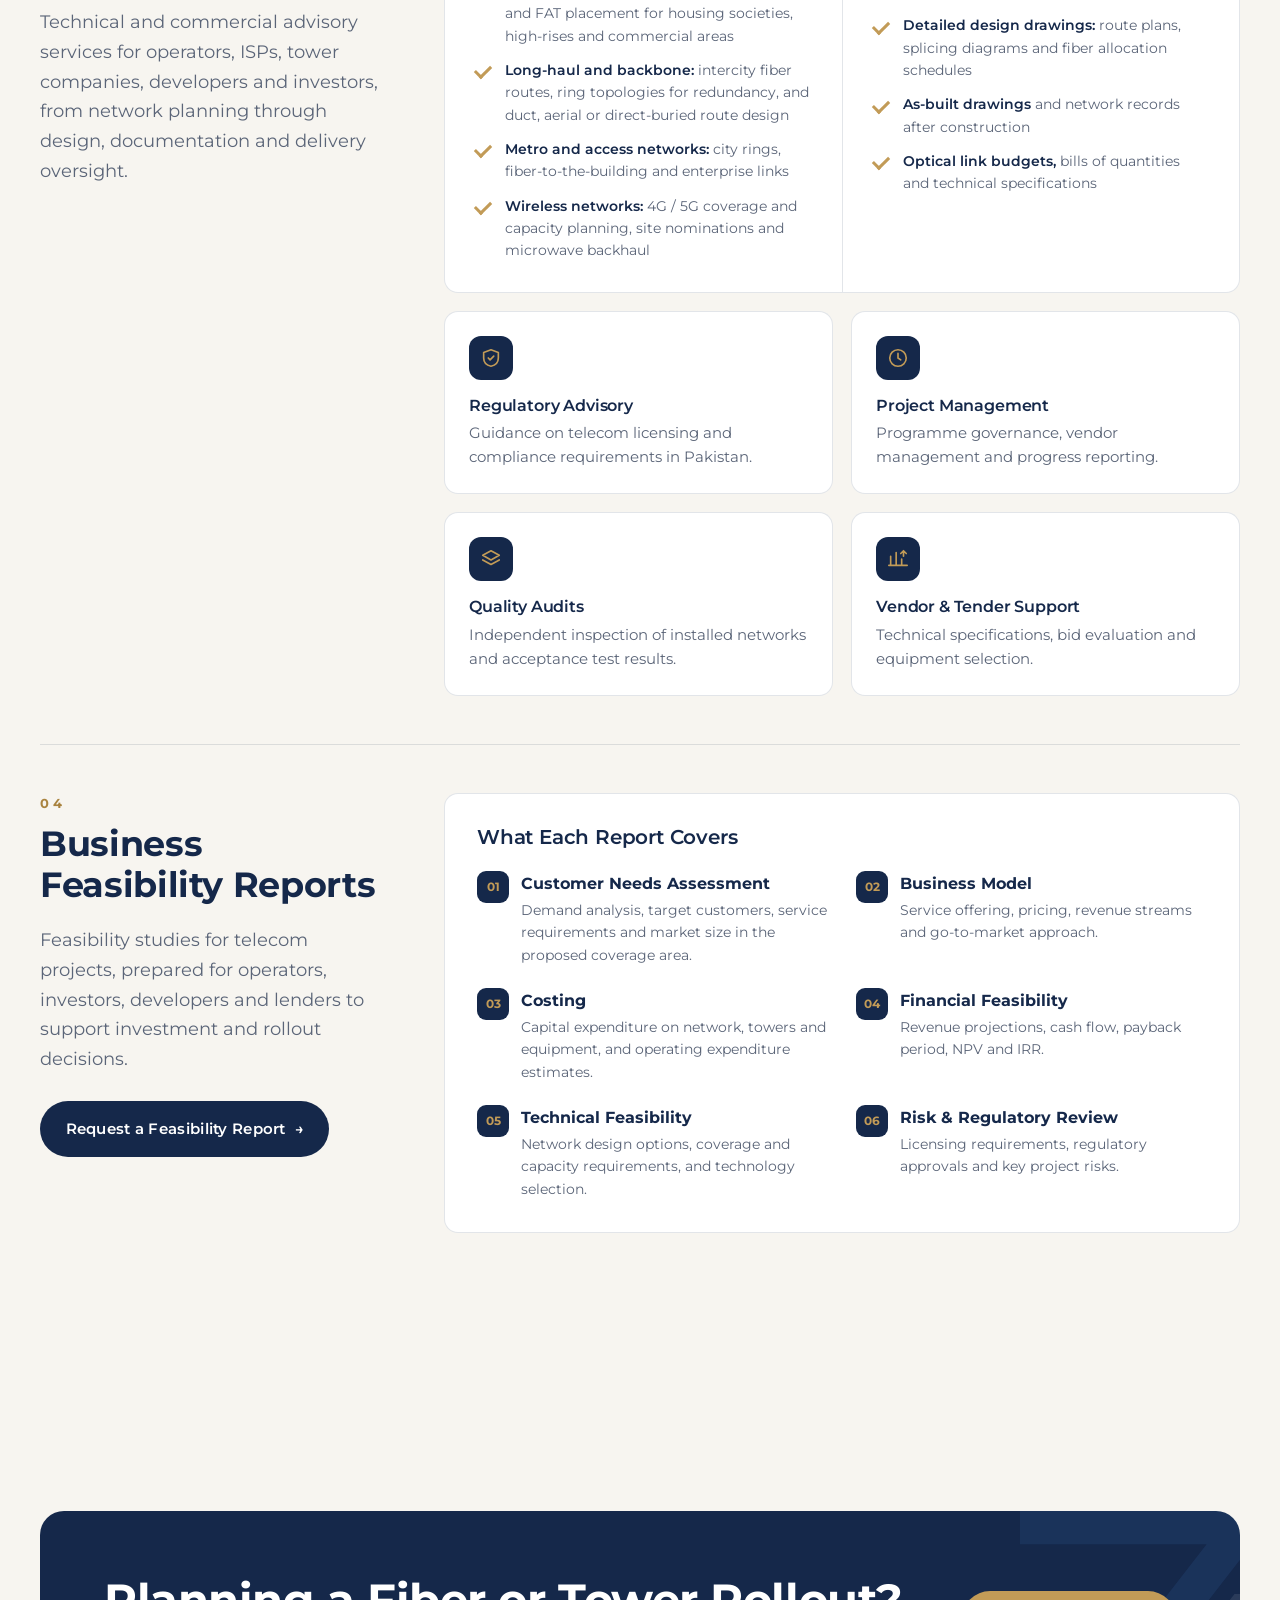
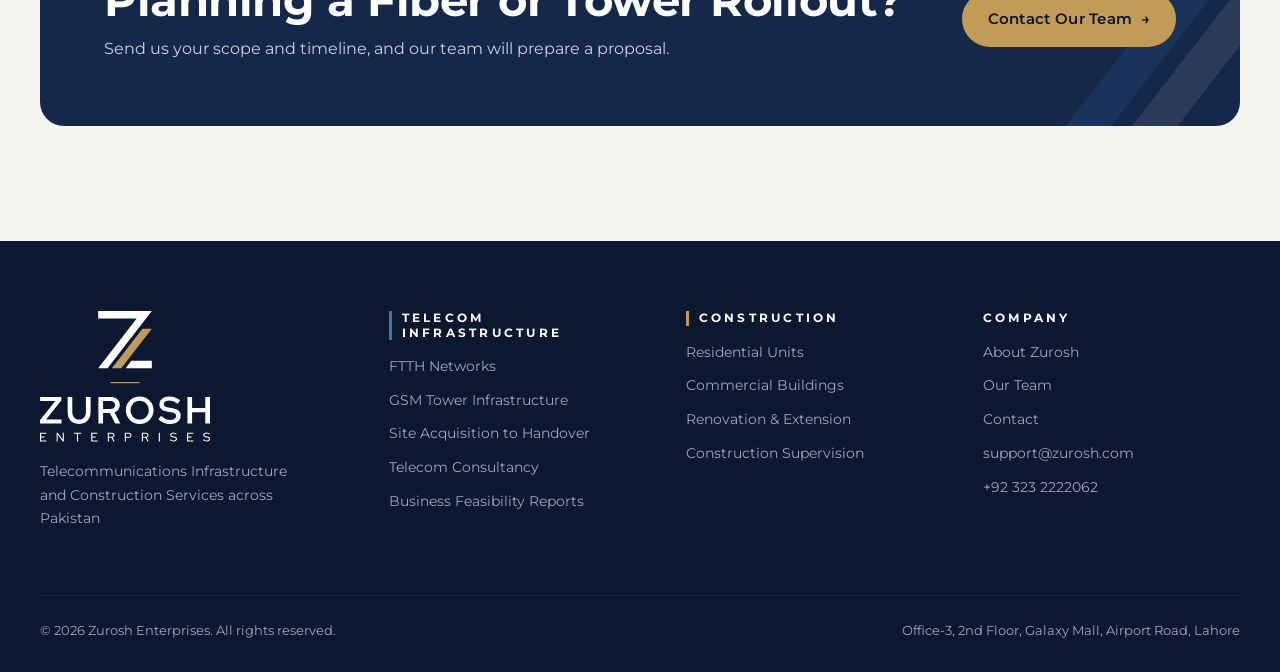
<file: telecom.html>
<!doctype html>
<html lang="en">
<head>
<meta charset="utf-8">
<meta name="viewport" content="width=device-width, initial-scale=1">
<title>Telecom Infrastructure | Zurosh Enterprises</title>
<meta name="description" content="FTTH networks, turnkey GSM tower infrastructure from site acquisition to handover, telecom consultancy and business feasibility reports in Pakistan.">
<meta name="theme-color" content="#15284A">
<link rel="icon" href="assets/img/favicon.svg" type="image/svg+xml">
<link rel="preconnect" href="https://fonts.googleapis.com">
<link rel="preconnect" href="https://fonts.gstatic.com" crossorigin>
<link href="https://fonts.googleapis.com/css2?family=IBM+Plex+Mono:wght@400;500&family=Montserrat:wght@400;500;600;700&display=swap" rel="stylesheet">
<link rel="stylesheet" href="assets/css/style.css">
<script>try{if(sessionStorage.getItem('zurosh-veil'))document.documentElement.classList.add('veil-in')}catch(e){}</script>
</head>
<body>
<a class="skip-link" href="#main">Skip to Content</a>
<header class="site-header">
  <div class="container">
    <a class="brand" href="index.html" aria-label="Zurosh Enterprises home page">
      <img src="assets/img/zurosh-logo-horizontal.svg" alt="Zurosh Enterprises" width="533" height="102">
    </a>
    <button class="nav-toggle" aria-label="Menu" aria-expanded="false" aria-controls="site-nav"><span></span></button>
    <nav class="nav" id="site-nav" aria-label="Main">
      <a href="index.html">Home</a>
      <div class="nav-item">
        <button class="nav-trigger" aria-expanded="false" aria-haspopup="true">Our Sectors <svg class="chev" viewBox="0 0 10 10" aria-hidden="true"><path d="M1 3l4 4 4-4" fill="none" stroke="currentColor" stroke-width="1.6"/></svg></button>
        <div class="mega" role="group" aria-label="Our sectors">
          <div class="sector sector-telecom">
            <div class="sector-head">
              <span class="sector-icon"><svg viewBox="0 0 24 24" fill="none" stroke="currentColor" stroke-width="1.8" stroke-linecap="round" stroke-linejoin="round"><path d="M12 9v13M8 22l4-13 4 13M9.5 16h5"/><path d="M8.5 5.5a5 5 0 0 0 0 7M15.5 5.5a5 5 0 0 1 0 7M6 3a8.5 8.5 0 0 0 0 12M18 3a8.5 8.5 0 0 1 0 12"/><circle cx="12" cy="9" r="1.2"/></svg></span>
              <div><div class="sector-label">Sector 01</div><div class="sector-title">Telecom Infrastructure</div></div>
            </div>
            <ul>
              <li><a class="sub" href="telecom.html#ftth"><strong>FTTH Networks</strong><span>Fiber-to-the-home design, deployment and splicing</span></a></li>
              <li><a class="sub" href="telecom.html#towers"><strong>GSM Tower Infrastructure</strong><span>Site acquisition through to tower handover</span></a></li>
              <li><a class="sub" href="telecom.html#consultancy"><strong>Telecom Consultancy</strong><span>FTTH and long-haul network planning, design and as-built drawings</span></a></li>
              <li><a class="sub" href="telecom.html#feasibility"><strong>Business Feasibility Reports</strong><span>Customer needs, business model, costing and feasibility</span></a></li>
            </ul>
            <a class="sector-all" href="telecom.html">All Telecom Infrastructure Services <span aria-hidden="true">→</span></a>
          </div>
          <div class="sector sector-construction">
            <div class="sector-head">
              <span class="sector-icon"><svg viewBox="0 0 24 24" fill="none" stroke="currentColor" stroke-width="1.8" stroke-linecap="round" stroke-linejoin="round"><path d="M3 21h18M5 21V5l7-3v19M12 9h7v12"/><path d="M8 7h1M8 11h1M8 15h1M15 13h1M15 17h1"/></svg></span>
              <div><div class="sector-label">Sector 02</div><div class="sector-title">Construction</div></div>
            </div>
            <ul>
              <li><a class="sub" href="construction.html#residential"><strong>Residential Units</strong><span>Houses, villas and apartment buildings</span></a></li>
              <li><a class="sub" href="construction.html#commercial"><strong>Commercial Buildings</strong><span>Retail, office and mixed-use commercial buildings</span></a></li>
              <li><a class="sub" href="construction.html#renovation"><strong>Renovation &amp; Extension</strong><span>Extensions, remodelling and refurbishment</span></a></li>
              <li><a class="sub" href="construction.html#supervision"><strong>Construction Supervision</strong><span>Site supervision on the owner’s behalf</span></a></li>
            </ul>
            <a class="sector-all" href="construction.html">All Construction Services <span aria-hidden="true">→</span></a>
          </div>
        </div>
      </div>
      <a href="about.html">About</a>
      <a href="team.html">Our Team</a>
      <a href="contact.html">Contact</a>
      <a class="btn btn-primary" href="contact.html">Start a Project</a>
    </nav>
  </div>
</header>
<main id="main" class="telecom-page">
  <section class="page-hero telecom" id="network">
    <div class="container">
      <div class="hero-copy">
        <span class="sector-badge"><svg width="16" height="16" viewBox="0 0 24 24" fill="none" stroke="currentColor" stroke-width="1.8" stroke-linecap="round" stroke-linejoin="round"><path d="M12 9v13M8 22l4-13 4 13M9.5 16h5"/><path d="M8.5 5.5a5 5 0 0 0 0 7M15.5 5.5a5 5 0 0 1 0 7M6 3a8.5 8.5 0 0 0 0 12M18 3a8.5 8.5 0 0 1 0 12"/><circle cx="12" cy="9" r="1.2"/></svg> Sector 01 · Telecom Infrastructure</span>
        <h1>Telecom Infrastructure from Fiber to 5G</h1>
        <p class="lead">Zurosh Enterprises designs, builds and commissions telecommunications infrastructure in Pakistan, including FTTH networks, turnkey GSM tower sites and specialist consultancy.</p>
        <div style="display:flex;gap:12px;flex-wrap:wrap;margin-top:28px">
          <a class="btn btn-gold" href="#ftth">Our Telecom Services <span class="arrow" aria-hidden="true">→</span></a>
          <a class="btn btn-ghost on-dark" href="contact.html?sector=Telecom">Request a Proposal</a>
        </div>
      </div>
      <div class="hero-canvas-wrap">
        <canvas data-stage="cycle" data-from="map" data-form="tower" data-dark aria-hidden="true"></canvas>
        <img class="fallback" src="assets/img/z-mark.svg" alt="">
        <div class="stage-caption" aria-hidden="true">
          <span class="cap-a"><i></i>Fiber Backbone Across Pakistan</span>
          <span class="cap-b"><i></i>GSM Tower Infrastructure</span>
        </div>
      </div>
    </div>
  </section>

  <section class="section">
    <div class="container">
      <article class="service-block" id="ftth">
        <div><div class="num">01</div><h2>FTTH Networks</h2><p class="lead">Fiber-to-the-home networks for housing societies, apartment buildings, commercial areas and service providers.</p></div>
        <div class="feature-grid">
          <div class="card reveal"><div class="ico"><svg viewBox="0 0 24 24" fill="none" stroke="currentColor" stroke-width="1.8" stroke-linecap="round" stroke-linejoin="round"><path d="M12 21s7-6.2 7-12a7 7 0 0 0-14 0c0 5.8 7 12 7 12z"/><circle cx="12" cy="9" r="2.5"/></svg></div><h3>Survey &amp; Network Design</h3><p>Route surveys, GIS mapping and GPON / XGS-PON network design.</p></div>
          <div class="card reveal"><div class="ico"><svg viewBox="0 0 24 24" fill="none" stroke="currentColor" stroke-width="1.8" stroke-linecap="round" stroke-linejoin="round"><path d="M2 6c6 0 6 6 12 6h3M2 12h15M2 18c6 0 6-6 12-6"/><path d="M17 8.5l4 3.5-4 3.5z"/></svg></div><h3>Civil &amp; Cable Works</h3><p>Trenching, ducting, and aerial or underground fiber installation.</p></div>
          <div class="card reveal"><div class="ico"><svg viewBox="0 0 24 24" fill="none" stroke="currentColor" stroke-width="1.8" stroke-linecap="round" stroke-linejoin="round"><path d="M12 3l9 5-9 5-9-5z"/><path d="M3 13l9 5 9-5"/></svg></div><h3>Splicing &amp; Termination</h3><p>Fusion splicing, ODF, FDT and FAT installation, and drop cable connections.</p></div>
          <div class="card reveal"><div class="ico"><svg viewBox="0 0 24 24" fill="none" stroke="currentColor" stroke-width="1.8" stroke-linecap="round" stroke-linejoin="round"><path d="M12 3l8 3v6c0 5-3.5 8-8 9-4.5-1-8-4-8-9V6z"/><path d="M9 12l2 2 4-4"/></svg></div><h3>Testing &amp; Documentation</h3><p>OTDR and optical power testing, with complete as-built records.</p></div>
        </div>
      </article>

      <article class="service-block" id="towers">
        <div><div class="num">02</div><h2>GSM Tower Infrastructure</h2><p class="lead">Turnkey tower sites delivered under a single contract, from site search to final handover.</p></div>
        <div class="feature-grid">
          <div class="card reveal"><div class="ico"><svg viewBox="0 0 24 24" fill="none" stroke="currentColor" stroke-width="1.8" stroke-linecap="round" stroke-linejoin="round"><path d="M12 21s7-6.2 7-12a7 7 0 0 0-14 0c0 5.8 7 12 7 12z"/><circle cx="12" cy="9" r="2.5"/></svg></div><h3>Site Acquisition</h3><p>Site hunting, landlord negotiation, lease agreements and title verification.</p></div>
          <div class="card reveal"><div class="ico"><svg viewBox="0 0 24 24" fill="none" stroke="currentColor" stroke-width="1.8" stroke-linecap="round" stroke-linejoin="round"><path d="M14 3H6v18h12V7z"/><path d="M14 3v4h4M9 12h6M9 16h6"/></svg></div><h3>NOC &amp; Approval Facilitation</h3><p>Support for clients in obtaining NOCs and statutory approvals, including documentation and liaison with the relevant authorities.</p></div>
          <div class="card reveal"><div class="ico"><svg viewBox="0 0 24 24" fill="none" stroke="currentColor" stroke-width="1.8" stroke-linecap="round" stroke-linejoin="round"><path d="M3 18h18M5 18v-3a7 7 0 0 1 14 0v3"/><path d="M10 8V5h4v3"/></svg></div><h3>Civil Works &amp; Erection</h3><p>Foundations, greenfield and rooftop towers, monopoles and equipment shelters.</p></div>
          <div class="card reveal"><div class="ico"><svg viewBox="0 0 24 24" fill="none" stroke="currentColor" stroke-width="1.8" stroke-linecap="round" stroke-linejoin="round"><path d="M12 9v13M8 22l4-13 4 13M9.5 16h5"/><path d="M8.5 5.5a5 5 0 0 0 0 7M15.5 5.5a5 5 0 0 1 0 7M6 3a8.5 8.5 0 0 0 0 12M18 3a8.5 8.5 0 0 1 0 12"/><circle cx="12" cy="9" r="1.2"/></svg></div><h3>Installation &amp; Commissioning</h3><p>Antennas, RRUs, microwave links, power systems, testing and integration.</p></div>
        </div>
      </article>

    </div>
  </section>

  <section class="section navy" id="lifecycle">
    <div class="container two-col" style="align-items:start">
      <div class="section-head reveal sticky-head">
        <span class="eyebrow on-dark">Tower Lifecycle</span>
        <h2>From Site Acquisition to Tower Handover</h2>
        <p>Each stage is managed by a single project team, giving operators one point of contact and one consolidated schedule.</p>
        <a class="btn btn-gold" href="contact.html?sector=Telecom" style="margin-top:12px">Plan a Rollout <span class="arrow" aria-hidden="true">→</span></a>
      </div>
      <ol class="timeline">
        <li class="reveal"><h3>Site Hunting &amp; Acquisition</h3><p>Identification of candidate sites within the operator’s search ring, landlord negotiation and lease execution.</p></li>
        <li class="reveal"><h3>Survey &amp; Design</h3><p>Technical site surveys, soil investigation, and structural and electrical design.</p></li>
        <li class="reveal"><h3>NOC &amp; Approval Facilitation</h3><p>Support for the client in obtaining NOCs and approvals from municipal and regulatory authorities, from preparing documentation to following up on applications.</p></li>
        <li class="reveal"><h3>Civil Works &amp; Foundation</h3><p>Excavation, foundations, boundary walls, equipment shelters and site access.</p></li>
        <li class="reveal"><h3>Tower Erection</h3><p>Erection of greenfield lattice towers, monopoles and rooftop structures to approved designs.</p></li>
        <li class="reveal"><h3>Power &amp; Installation</h3><p>Grid connection, generators, batteries and solar systems, followed by installation of antennas, RRUs and microwave links.</p></li>
        <li class="reveal"><h3>Testing &amp; Commissioning</h3><p>Alignment, integration and acceptance testing with the operator.</p></li>
        <li class="reveal"><h3>Handover</h3><p>Formal site handover with complete documentation, as-built drawings and warranties.</p></li>
      </ol>
    </div>
  </section>

  <section class="section">
    <div class="container">
      <article class="service-block" id="consultancy">
        <div><div class="num">03</div><h2>Telecom Consultancy</h2><p class="lead">Technical and commercial advisory services for operators, ISPs, tower companies, developers and investors, from network planning through design, documentation and delivery oversight.</p></div>
        <div class="consult-body">
          <div class="scope-grid reveal">
            <div class="scope">
              <h3>Network Planning &amp; Design</h3>
              <ul class="check-list">
                <li><strong>FTTH networks:</strong> GPON / XGS-PON architecture, splitter ratios and OLT, FDH and FAT placement for housing societies, high-rises and commercial areas</li>
                <li><strong>Long-haul and backbone:</strong> intercity fiber routes, ring topologies for redundancy, and duct, aerial or direct-buried route design</li>
                <li><strong>Metro and access networks:</strong> city rings, fiber-to-the-building and enterprise links</li>
                <li><strong>Wireless networks:</strong> 4G / 5G coverage and capacity planning, site nominations and microwave backhaul</li>
              </ul>
            </div>
            <div class="scope">
              <h3>Engineering Documentation</h3>
              <ul class="check-list">
                <li><strong>Route surveys and GIS mapping</strong> of planned and existing networks</li>
                <li><strong>Detailed design drawings:</strong> route plans, splicing diagrams and fiber allocation schedules</li>
                <li><strong>As-built drawings</strong> and network records after construction</li>
                <li><strong>Optical link budgets,</strong> bills of quantities and technical specifications</li>
              </ul>
            </div>
          </div>
          <div class="feature-grid">
            <div class="card reveal"><div class="ico"><svg viewBox="0 0 24 24" fill="none" stroke="currentColor" stroke-width="1.8" stroke-linecap="round" stroke-linejoin="round"><path d="M12 3l8 3v6c0 5-3.5 8-8 9-4.5-1-8-4-8-9V6z"/><path d="M9 12l2 2 4-4"/></svg></div><h3>Regulatory Advisory</h3><p>Guidance on telecom licensing and compliance requirements in Pakistan.</p></div>
            <div class="card reveal"><div class="ico"><svg viewBox="0 0 24 24" fill="none" stroke="currentColor" stroke-width="1.8" stroke-linecap="round" stroke-linejoin="round"><circle cx="12" cy="12" r="9"/><path d="M12 7v5l3 2"/></svg></div><h3>Project Management</h3><p>Programme governance, vendor management and progress reporting.</p></div>
            <div class="card reveal"><div class="ico"><svg viewBox="0 0 24 24" fill="none" stroke="currentColor" stroke-width="1.8" stroke-linecap="round" stroke-linejoin="round"><path d="M12 3l9 5-9 5-9-5z"/><path d="M3 13l9 5 9-5"/></svg></div><h3>Quality Audits</h3><p>Independent inspection of installed networks and acceptance test results.</p></div>
            <div class="card reveal"><div class="ico"><svg viewBox="0 0 24 24" fill="none" stroke="currentColor" stroke-width="1.8" stroke-linecap="round" stroke-linejoin="round"><path d="M4 19V9M10 19V5M16 19v-7M22 19H2"/><path d="M15 6l3-3 3 3M18 3v6"/></svg></div><h3>Vendor &amp; Tender Support</h3><p>Technical specifications, bid evaluation and equipment selection.</p></div>
          </div>
        </div>
      </article>

      <article class="service-block" id="feasibility">
        <div><div class="num">04</div><h2>Business Feasibility Reports</h2><p class="lead">Feasibility studies for telecom projects, prepared for operators, investors, developers and lenders to support investment and rollout decisions.</p>
          <a class="btn btn-primary" href="contact.html?sector=Telecom" style="margin-top:8px">Request a Feasibility Report <span class="arrow" aria-hidden="true">→</span></a></div>
        <div class="report-scope reveal">
          <h3>What Each Report Covers</h3>
          <ol class="report-list">
            <li><strong>Customer Needs Assessment</strong><span>Demand analysis, target customers, service requirements and market size in the proposed coverage area.</span></li>
            <li><strong>Business Model</strong><span>Service offering, pricing, revenue streams and go-to-market approach.</span></li>
            <li><strong>Costing</strong><span>Capital expenditure on network, towers and equipment, and operating expenditure estimates.</span></li>
            <li><strong>Financial Feasibility</strong><span>Revenue projections, cash flow, payback period, NPV and IRR.</span></li>
            <li><strong>Technical Feasibility</strong><span>Network design options, coverage and capacity requirements, and technology selection.</span></li>
            <li><strong>Risk &amp; Regulatory Review</strong><span>Licensing requirements, regulatory approvals and key project risks.</span></li>
          </ol>
        </div>
      </article>
    </div>
  </section>


<section class="section">
  <div class="container">
    <div class="cta-band reveal">
      <div><h2>Planning a Fiber or Tower Rollout?</h2><p>Send us your scope and timeline, and our team will prepare a proposal.</p></div>
      <a class="btn btn-gold" href="contact.html?sector=Telecom">Contact Our Team <span class="arrow" aria-hidden="true">→</span></a>
    </div>
  </div>
</section>
</main>
<footer class="site-footer">
  <div class="container">
    <div class="footer-grid">
      <div class="footer-brand">
        <img src="assets/img/zurosh-logo-stacked-white.svg" alt="Zurosh Enterprises" width="372" height="286" loading="lazy">
        <p>Telecommunications Infrastructure and Construction Services across Pakistan</p>
      </div>
      <div>
        <h4 class="t">Telecom Infrastructure</h4>
        <ul>
          <li><a href="telecom.html#ftth">FTTH Networks</a></li>
          <li><a href="telecom.html#towers">GSM Tower Infrastructure</a></li>
          <li><a href="telecom.html#lifecycle">Site Acquisition to Handover</a></li>
          <li><a href="telecom.html#consultancy">Telecom Consultancy</a></li>
          <li><a href="telecom.html#feasibility">Business Feasibility Reports</a></li>
        </ul>
      </div>
      <div>
        <h4 class="c">Construction</h4>
        <ul>
          <li><a href="construction.html#residential">Residential Units</a></li>
          <li><a href="construction.html#commercial">Commercial Buildings</a></li>
          <li><a href="construction.html#renovation">Renovation &amp; Extension</a></li>
          <li><a href="construction.html#supervision">Construction Supervision</a></li>
        </ul>
      </div>
      <div>
        <h4>Company</h4>
        <ul>
          <li><a href="about.html">About Zurosh</a></li>
          <li><a href="team.html">Our Team</a></li>
          <li><a href="contact.html">Contact</a></li>
          <li><a href="mailto:support@zurosh.com">support@zurosh.com</a></li>
          <li><a href="tel:+923232222062">+92 323 2222062</a></li>
        </ul>
      </div>
    </div>
    <div class="footer-bottom">
      <span>© <span data-year>2026</span> Zurosh Enterprises. All rights reserved.</span>
      <span>Office-3, 2nd Floor, Galaxy Mall, Airport Road, Lahore</span>
    </div>
  </div>
</footer>
<script src="assets/vendor/three.min.js"></script>
<script src="assets/js/pixel-stage.js"></script>
<script src="assets/js/main.js"></script>
</body>
</html>
</file>
<file: assets/css/style.css>
/* ==========================================================================
   Zurosh Enterprises — global styles
   Brand: navy #15284A, gold #C29B57
   ========================================================================== */

:root {
  --navy: #15284A;
  --navy-900: #0C1830;
  --navy-700: #1F3A66;
  --gold: #C29B57;
  --gold-600: #A9833F;
  --gold-100: #F3EADA;
  --paper: #F7F5F0;
  --white: #FFFFFF;
  --ink: #1B2333;
  --muted: #5B6578;
  --line: rgba(21, 40, 74, 0.12);

  /* sector accents */
  --telecom: var(--navy);
  --construction: var(--gold);

  --radius: 14px;
  --shadow: 0 18px 50px -20px rgba(12, 24, 48, 0.35);
  --header-h: 68px;
  --max: 1200px;
  --font: "Montserrat", system-ui, -apple-system, "Segoe UI", Roboto, sans-serif;
}

*, *::before, *::after { box-sizing: border-box; }

html { scroll-behavior: smooth; -webkit-text-size-adjust: 100%; }

body {
  margin: 0;
  font-family: var(--font);
  color: var(--ink);
  background: var(--paper);
  line-height: 1.65;
  -webkit-font-smoothing: antialiased;
  overflow-x: hidden;
}

img, svg { max-width: 100%; display: block; }
a { color: inherit; }
h1, h2, h3, h4 { color: var(--navy); line-height: 1.15; margin: 0 0 .6em; letter-spacing: -0.01em; }
h1 { font-size: clamp(2.2rem, 5vw, 3.8rem); font-weight: 700; }
h2 { font-size: clamp(1.8rem, 3.6vw, 2.8rem); font-weight: 700; }
h3 { font-size: 1.25rem; font-weight: 600; }
p { margin: 0 0 1em; }

.container { width: min(var(--max), 100% - 32px); margin-inline: auto; }

.eyebrow {
  display: inline-flex; align-items: center; gap: .6em;
  font-size: .92rem; font-weight: 700; letter-spacing: .24em; text-transform: uppercase;
  color: var(--gold-600); margin-bottom: 1rem;
}
.eyebrow::before { content: ""; width: 32px; height: 2px; background: var(--gold); }
.eyebrow.on-dark { color: var(--gold); }

.lead { font-size: 1.125rem; color: var(--muted); max-width: 60ch; }

.btn {
  display: inline-flex; align-items: center; gap: .6em;
  padding: .95em 1.6em; border-radius: 999px;
  font-weight: 600; font-size: .92rem; letter-spacing: .02em; text-decoration: none;
  border: 2px solid transparent; cursor: pointer; transition: transform .2s, background .2s, color .2s, border-color .2s;
}
.btn:hover { transform: translateY(-2px); }
.btn-primary { background: var(--navy); color: var(--white); }
.btn-primary:hover { background: var(--navy-700); }
.btn-gold { background: var(--gold); color: var(--navy-900); }
.btn-gold:hover { background: var(--gold-600); color: var(--white); }
.btn-ghost { border-color: currentColor; color: var(--navy); background: transparent; }
.btn-ghost.on-dark { color: var(--white); }
.btn .arrow { transition: transform .2s; }
.btn:hover .arrow { transform: translateX(4px); }

:focus-visible { outline: 3px solid var(--gold); outline-offset: 3px; }

.skip-link {
  position: absolute; left: -999px; top: 8px; z-index: 1000;
  background: var(--navy); color: #fff; padding: .6em 1em; border-radius: 8px;
}
.skip-link:focus { left: 8px; }

/* ==========================================================================
   Header + navigation
   ========================================================================== */

.site-header {
  position: fixed; inset: 0 0 auto 0; z-index: 100;
  height: var(--header-h);
  background: rgba(255, 255, 255, 0.86);
  backdrop-filter: saturate(1.4) blur(14px);
  -webkit-backdrop-filter: saturate(1.4) blur(14px);
  border-bottom: 1px solid var(--line);
  transition: height .3s, box-shadow .3s;
}
.site-header.scrolled { box-shadow: 0 8px 30px -18px rgba(12, 24, 48, .4); }
.site-header .container { height: 100%; display: flex; align-items: center; justify-content: space-between; gap: 24px; }

.brand { display: block; flex: 0 0 auto; }
.brand img { height: 34px; width: auto; transition: height .3s; }

.nav { display: flex; align-items: center; gap: 4px; }
.nav > a, .nav-trigger {
  font: inherit; font-size: .9rem; font-weight: 600; color: var(--navy);
  text-decoration: none; background: none; border: 0; cursor: pointer;
  padding: .7em 1em; border-radius: 999px; display: inline-flex; align-items: center; gap: .4em;
  transition: background .2s, color .2s;
}
.nav > a:hover, .nav-trigger:hover, .nav-item.open .nav-trigger { background: rgba(21, 40, 74, .06); }
.nav > a[aria-current="page"] { color: var(--gold-600); }
.nav .btn { margin-left: 10px; padding: .75em 1.3em; }
.chev { width: 10px; height: 10px; transition: transform .25s; }
.nav-item.open .chev { transform: rotate(180deg); }

.nav-item { position: relative; }

/* --- Mega menu: two clearly separated sectors --- */
.mega {
  position: absolute; top: calc(100% + 14px); left: 50%;
  width: min(820px, calc(100vw - 32px));
  display: grid; grid-template-columns: 1fr 1fr;
  border-radius: 18px; overflow: hidden; box-shadow: var(--shadow);
  opacity: 0; visibility: hidden; transform: translate(-50%, 10px);
  transition: opacity .25s, transform .25s, visibility .25s;
}
.nav-item.open .mega { opacity: 1; visibility: visible; transform: translate(-50%, 0); }
.mega::before { /* hover bridge */
  content: ""; position: absolute; left: 0; right: 0; top: -16px; height: 16px;
}

.sector { padding: 28px 28px 24px; position: relative; }
.sector-telecom { background: var(--navy); color: #fff; }
.sector-construction { background: var(--paper); color: var(--ink); border-top: 4px solid var(--gold); }
.sector-telecom { border-top: 4px solid var(--navy-700); }

.sector-head { display: flex; align-items: center; gap: 12px; margin-bottom: 18px; padding-bottom: 16px; }
.sector-telecom .sector-head { border-bottom: 1px solid rgba(255,255,255,.14); }
.sector-construction .sector-head { border-bottom: 1px solid var(--line); }
.sector-icon {
  width: 42px; height: 42px; border-radius: 12px; display: grid; place-items: center; flex: 0 0 auto;
}
.sector-telecom .sector-icon { background: rgba(194, 155, 87, .18); color: var(--gold); }
.sector-construction .sector-icon { background: var(--navy); color: var(--gold); }
.sector-icon svg { width: 22px; height: 22px; }
.sector-label { font-size: .68rem; letter-spacing: .28em; text-transform: uppercase; opacity: .7; }
.sector-title { font-size: 1.1rem; font-weight: 700; line-height: 1.2; }
.sector-telecom .sector-title { color: #fff; }
.sector-construction .sector-title { color: var(--navy); }

.sector ul { list-style: none; margin: 0; padding: 0; display: grid; gap: 4px; }
.sector a.sub {
  display: block; text-decoration: none; padding: 10px 12px; border-radius: 10px; transition: background .2s;
}
.sector a.sub strong { display: block; font-size: .92rem; font-weight: 600; }
.sector a.sub span { display: block; font-size: .8rem; opacity: .7; line-height: 1.4; }
.sector-telecom a.sub:hover { background: rgba(255,255,255,.08); }
.sector-telecom a.sub:hover strong { color: var(--gold); }
.sector-construction a.sub:hover { background: var(--gold-100); }
.sector-construction a.sub strong { color: var(--navy); }
.sector .sector-all {
  display: flex; gap: .4em; margin-top: 10px; font-size: .8rem; font-weight: 600;
  text-decoration: none; letter-spacing: .04em; padding: 10px 12px; border-radius: 10px; transition: background .2s;
}
.sector .sector-all span { transition: transform .2s; }
.sector .sector-all:hover span { transform: translateX(3px); }
.sector-telecom .sector-all:hover, .sector-telecom .sector-all:focus-visible { background: rgba(255,255,255,.08); }
.sector-construction .sector-all:hover, .sector-construction .sector-all:focus-visible { background: var(--gold-100); }
.sector-telecom .sector-all { color: var(--gold); }
.sector-construction .sector-all { color: var(--gold-600); }

/* Mobile nav */
.nav-toggle {
  display: none; width: 46px; height: 46px; border-radius: 12px; border: 1px solid var(--line);
  background: #fff; cursor: pointer; place-items: center;
}
.nav-toggle span, .nav-toggle span::before, .nav-toggle span::after {
  display: block; width: 20px; height: 2px; background: var(--navy); position: relative; transition: transform .25s, background .25s;
}
.nav-toggle span::before, .nav-toggle span::after { content: ""; position: absolute; left: 0; }
.nav-toggle span::before { top: -6px; }
.nav-toggle span::after { top: 6px; }
.nav-open .nav-toggle span { background: transparent; }
.nav-open .nav-toggle span::before { transform: translateY(6px) rotate(45deg); }
.nav-open .nav-toggle span::after { transform: translateY(-6px) rotate(-45deg); }

@media (max-width: 960px) {
  .nav-toggle { display: grid; }
  .brand img { height: 32px; }
  .nav {
    /* header's backdrop-filter makes it the containing block, so anchor below it */
    position: fixed; top: 100%; left: 0; right: 0; height: calc(100vh - var(--header-h)); background: var(--white);
    flex-direction: column; align-items: stretch; gap: 0; padding: 16px 16px 40px;
    overflow-y: auto; transform: translateX(100%); transition: transform .35s ease;
  }
  .nav-open .nav { transform: none; }
  .nav > a, .nav-trigger { width: 100%; justify-content: space-between; padding: 1em .6em; border-radius: 0; border-bottom: 1px solid var(--line); font-size: 1rem; }
  .nav .btn { margin: 20px 0 0; justify-content: center; }
  .mega {
    position: static; width: 100%; transform: none; grid-template-columns: 1fr;
    box-shadow: none; border-radius: 14px; margin: 10px 0 6px;
    display: none; opacity: 1; visibility: visible;
  }
  .nav-item.open .mega { display: grid; transform: none; }
  .sector { padding: 20px; }
}

/* ==========================================================================
   Page transition: the Z splits along its diagonal (see main.js)
   ========================================================================== */
.z-wipe { position: fixed; inset: 0; z-index: 999; pointer-events: none; visibility: hidden; overflow: hidden; }
.z-wipe.active { visibility: visible; pointer-events: auto; }
.zw-half { position: absolute; background: var(--navy); will-change: transform; }
.zw-mark { position: absolute; left: 50%; top: 50%; width: 72px; height: 77px; margin: -38px 0 0 -36px; z-index: 2; will-change: transform; }
.zw-mark svg { position: absolute; inset: 0; width: 100%; height: 100%; will-change: transform; }

/* ==========================================================================
   HOME — scroll-driven 3D stage
   ========================================================================== */
.stage-canvas {
  position: fixed; top: 0; left: 0; width: 100vw; height: 100vh; z-index: 0; display: block;
}
/* stable height on phones: the canvas covers the largest viewport, so the address bar
   appearing or disappearing never resizes it */
@supports (height: 100lvh) { .stage-canvas { height: 100lvh; } }
.stage-fallback {
  position: fixed; inset: 0; z-index: 0; display: none; place-items: center; pointer-events: none;
}
.no-webgl .stage-fallback { display: grid; }
.stage-fallback img { width: min(38vw, 260px); opacity: .95; }

.home main { position: relative; z-index: 1; }

.scene {
  min-height: 100vh; display: flex; align-items: center;
  padding: calc(var(--header-h) + 40px) 0 60px;
}
.scene-tall { min-height: 150vh; }

.hero-scene { min-height: 100vh; align-items: flex-end; justify-content: center; padding-bottom: 6vh; }
.scroll-cue {
  display: flex; flex-direction: column; align-items: center; gap: 12px;
  font-size: .7rem; letter-spacing: .4em; text-transform: uppercase; color: var(--navy); opacity: .75;
}
.scroll-cue .mouse {
  width: 24px; height: 38px; border: 2px solid var(--navy); border-radius: 14px; position: relative;
}
.scroll-cue .mouse::after {
  content: ""; position: absolute; left: 50%; top: 7px; width: 4px; height: 8px; margin-left: -2px;
  border-radius: 2px; background: var(--gold); animation: cue 1.8s infinite;
}
.scroll-cue { transition: opacity .3s; }
.has-scrolled .scroll-cue { opacity: 0; }
@keyframes cue { 0% { transform: translateY(0); opacity: 1; } 70% { transform: translateY(12px); opacity: 0; } 100% { opacity: 0; } }

.panel {
  /* frosted glass: the 3D scene shows through, blurred, behind readable text */
  position: relative; isolation: isolate;
  width: min(520px, 100%);
  background: linear-gradient(135deg, rgba(255, 255, 255, .72) 0%, rgba(255, 255, 255, .5) 55%, rgba(255, 255, 255, .62) 100%);
  backdrop-filter: blur(24px) saturate(1.6);
  -webkit-backdrop-filter: blur(24px) saturate(1.6);
  border: 1px solid rgba(255, 255, 255, .8);
  border-radius: 24px; padding: clamp(24px, 4vw, 44px);
  box-shadow:
    0 30px 70px -30px rgba(12, 24, 48, .38),
    0 2px 6px rgba(12, 24, 48, .04),
    inset 0 1px 0 rgba(255, 255, 255, .95),
    inset 0 -1px 0 rgba(21, 40, 74, .06);
}
/* fine frosted grain */
.panel::before {
  content: ""; position: absolute; inset: 0; border-radius: inherit; z-index: -1; pointer-events: none;
  background-image: url("data:image/svg+xml,%3Csvg xmlns='http://www.w3.org/2000/svg' width='160' height='160'%3E%3Cfilter id='n'%3E%3CfeTurbulence type='fractalNoise' baseFrequency='.85' numOctaves='2' stitchTiles='stitch'/%3E%3CfeColorMatrix values='0 0 0 0 .08 0 0 0 0 .16 0 0 0 0 .29 0 0 0 .55 0'/%3E%3C/filter%3E%3Crect width='100%25' height='100%25' filter='url(%23n)'/%3E%3C/svg%3E");
  opacity: .18;
}
/* soft light sheen across the top-left corner */
.panel::after {
  content: ""; position: absolute; inset: 0; border-radius: inherit; z-index: -1; pointer-events: none;
  background: linear-gradient(120deg, rgba(255, 255, 255, .55) 0%, rgba(255, 255, 255, 0) 34%);
}
.panel .lead { color: #444F63; }
.panel.dark {
  background: linear-gradient(135deg, rgba(21, 40, 74, .9) 0%, rgba(12, 24, 48, .8) 55%, rgba(21, 40, 74, .86) 100%);
  color: #E6EAF2; border-color: rgba(255, 255, 255, .16);
  box-shadow:
    0 30px 70px -30px rgba(12, 24, 48, .55),
    inset 0 1px 0 rgba(255, 255, 255, .18),
    inset 0 -1px 0 rgba(0, 0, 0, .2);
}
.panel.dark::before { opacity: .22; }
.panel.dark::after { background: linear-gradient(120deg, rgba(255, 255, 255, .12) 0%, rgba(255, 255, 255, 0) 34%); }
.panel.dark h2, .panel.dark h3 { color: #fff; }
.panel.dark .lead { color: #CDD5E4; }
.scene .container { display: flex; }
.scene.right .container { justify-content: flex-end; }
.scene.center .container { justify-content: center; text-align: center; }
.scene.center .panel { width: min(680px, 100%); }
.scene.center .eyebrow { justify-content: center; }
.scene.center .lead { margin-inline: auto; }

.tag-list { display: flex; flex-wrap: wrap; gap: 8px; margin: 18px 0 26px; padding: 0; list-style: none; }
.tag-list li {
  font-size: .78rem; font-weight: 600; padding: .45em .9em; border-radius: 999px;
  background: rgba(21, 40, 74, .07); color: var(--navy);
}
.panel.dark .tag-list li { background: rgba(194, 155, 87, .16); color: var(--gold); }

.split-sectors { display: grid; grid-template-columns: 1fr 1fr; gap: 14px; margin: 24px 0 8px; text-align: left; }
.split-sectors a {
  text-decoration: none; border-radius: 16px; padding: 20px; display: block; transition: transform .2s;
}
.split-sectors a:hover { transform: translateY(-3px); }
.split-sectors .t { background: var(--navy); color: #fff; }
.split-sectors .c { background: var(--gold-100); color: var(--navy); border: 1px solid rgba(194,155,87,.4); }
.split-sectors small { display: block; font-size: .66rem; letter-spacing: .28em; text-transform: uppercase; opacity: .7; margin-bottom: 4px; }
.split-sectors strong { display: block; font-size: 1.05rem; }
.split-sectors .t strong { color: #fff; }

.progress-rail {
  position: fixed; right: 22px; top: 50%; transform: translateY(-50%); z-index: 5;
  display: flex; flex-direction: column; gap: 12px; list-style: none; margin: 0; padding: 0;
}
.progress-rail a {
  display: block; width: 10px; height: 10px; border-radius: 3px; background: rgba(21,40,74,.18);
  transition: background .25s, transform .25s;
}
.progress-rail a.active { background: var(--gold); transform: scale(1.35); }
.progress-rail a span { position: absolute; left: -9999px; }

@media (max-width: 760px) {
  .scene .container, .scene.right .container { justify-content: center; }
  .scene:not(.hero-scene) { align-items: flex-end; }
  .panel { background: linear-gradient(135deg, rgba(255, 255, 255, .8) 0%, rgba(255, 255, 255, .62) 60%, rgba(255, 255, 255, .72) 100%); }
  .panel.dark { background: linear-gradient(135deg, rgba(21, 40, 74, .85) 0%, rgba(12, 24, 48, .72) 60%, rgba(21, 40, 74, .8) 100%); }
  .split-sectors { grid-template-columns: 1fr; }
  .progress-rail { right: 8px; }
}

/* ==========================================================================
   Inner pages
   ========================================================================== */
.page-hero {
  position: relative; overflow: hidden;
  padding: calc(var(--header-h) + 70px) 0 90px;
  min-height: 560px; display: flex; align-items: center;
}
.page-hero.telecom { background: radial-gradient(1200px 600px at 80% 20%, #213D6E 0%, var(--navy) 45%, var(--navy-900) 100%); color: #DCE3EF; }
.page-hero.construction { background: linear-gradient(135deg, #FBF7EF 0%, var(--gold-100) 100%); }
.page-hero.plain { background: var(--white); border-bottom: 1px solid var(--line); min-height: 420px; }
.page-hero.telecom h1 { color: #fff; }
.page-hero.telecom .lead { color: #B9C3D6; }
.page-hero .container { position: relative; z-index: 2; display: grid; grid-template-columns: 1.1fr .9fr; gap: 40px; align-items: center; }
.page-hero .hero-copy { max-width: 620px; }
.hero-canvas-wrap { position: relative; aspect-ratio: 1 / 1; width: 100%; max-width: 460px; justify-self: end; }
.hero-canvas-wrap canvas { width: 100% !important; height: 100% !important; display: block; }
.hero-canvas-wrap .fallback { position: absolute; inset: 20%; display: none; }
.no-webgl .hero-canvas-wrap .fallback { display: block; }
.breadcrumb { font-size: .8rem; letter-spacing: .08em; margin-bottom: 18px; opacity: .75; }
.breadcrumb a { text-decoration: none; }
.breadcrumb a:hover { text-decoration: underline; }

.sector-badge {
  display: inline-flex; align-items: center; gap: 8px; font-size: .72rem; letter-spacing: .26em; text-transform: uppercase;
  font-weight: 700; padding: .55em 1em; border-radius: 999px; margin-bottom: 20px;
}
.telecom .sector-badge { background: rgba(194,155,87,.16); color: var(--gold); }
.construction .sector-badge { background: var(--navy); color: var(--gold); }

@media (max-width: 860px) {
  .page-hero .container { grid-template-columns: 1fr; }
  .hero-canvas-wrap { justify-self: center; max-width: 320px; order: -1; }
  .page-hero { padding-top: calc(var(--header-h) + 30px); }
}

.section { padding: clamp(70px, 9vw, 120px) 0; position: relative; }
.section.alt { background: var(--white); }
.section.navy { background: var(--navy); color: #C9D2E3; }
.section.navy h2, .section.navy h3 { color: #fff; }
.section-head { max-width: 720px; margin-bottom: 48px; }
.section-head.center { margin-inline: auto; text-align: center; }
.section-head.center .eyebrow { justify-content: center; }

.service-block {
  display: grid; grid-template-columns: 340px 1fr; gap: clamp(28px, 5vw, 64px); align-items: start;
  padding: 48px 0; border-top: 1px solid var(--line);
  scroll-margin-top: calc(var(--header-h) + 20px);
}
.service-block:first-of-type { border-top: 0; padding-top: 0; }
.service-block .num { font-size: .8rem; font-weight: 700; letter-spacing: .3em; color: var(--gold-600); margin-bottom: 10px; }
.service-block h2 { font-size: clamp(1.6rem, 3vw, 2.2rem); }
@media (max-width: 860px) { .service-block { grid-template-columns: 1fr; } }

.feature-grid { display: grid; grid-template-columns: repeat(auto-fit, minmax(230px, 1fr)); gap: 18px; }
.card {
  background: var(--white); border: 1px solid var(--line); border-radius: var(--radius);
  padding: 24px; transition: transform .25s, box-shadow .25s, border-color .25s;
}
.card:hover { transform: translateY(-4px); box-shadow: var(--shadow); border-color: transparent; }
.section.alt .card { background: var(--paper); }
.card h3 { font-size: 1.02rem; margin-bottom: .4em; }
.card p { font-size: .92rem; color: var(--muted); margin: 0; }
.card .ico {
  width: 44px; height: 44px; border-radius: 12px; display: grid; place-items: center; margin-bottom: 16px;
  background: var(--navy); color: var(--gold);
}
.construction-page .card .ico { background: var(--gold-100); color: var(--navy); }
.card .ico svg { width: 22px; height: 22px; }

/* Lifecycle timeline (site acquisition → handover) */
.timeline { list-style: none; margin: 0; padding: 0; counter-reset: step; display: grid; gap: 0; position: relative; }
.timeline::before {
  content: ""; position: absolute; left: 23px; top: 10px; bottom: 10px; width: 2px;
  background: linear-gradient(var(--gold), rgba(194,155,87,.15));
}
.timeline li { position: relative; padding: 0 0 30px 72px; counter-increment: step; }
.timeline li::before {
  content: counter(step, decimal-leading-zero);
  position: absolute; left: 0; top: -4px; width: 48px; height: 48px; border-radius: 14px;
  display: grid; place-items: center; font-weight: 700; font-size: .85rem;
  background: var(--navy-900); color: var(--gold); border: 2px solid var(--gold);
}
.timeline li:last-child { padding-bottom: 0; }
.timeline li:last-child::before { background: var(--gold); color: var(--navy-900); }
.timeline h3 { margin-bottom: .25em; color: #fff; }
.timeline p { margin: 0; font-size: .95rem; }

.check-list { list-style: none; padding: 0; margin: 0; display: grid; gap: 12px; }
.check-list li { position: relative; padding-left: 30px; }
.check-list li::before {
  content: ""; position: absolute; left: 0; top: .45em; width: 16px; height: 10px;
  border-left: 3px solid var(--gold); border-bottom: 3px solid var(--gold); transform: rotate(-45deg);
}

.two-col { display: grid; grid-template-columns: 1fr 1fr; gap: clamp(28px, 5vw, 70px); align-items: center; }
@media (max-width: 860px) { .two-col { grid-template-columns: 1fr; } }

.cta-band {
  border-radius: 24px; padding: clamp(32px, 6vw, 64px);
  background: var(--navy); color: #C9D2E3; display: flex; flex-wrap: wrap; gap: 24px; align-items: center; justify-content: space-between;
  position: relative; overflow: hidden;
}
.cta-band::after {
  content: ""; position: absolute; right: -40px; bottom: -60px; width: 260px; height: 280px;
  background: url("../img/z-mark.svg") no-repeat center / contain; opacity: .09; filter: brightness(4);
}
.cta-band h2 { color: #fff; margin-bottom: .2em; }
.cta-band p { margin: 0; }
.cta-band > * { position: relative; z-index: 1; }

/* About */
.stacked-logo-feature {
  background: var(--white); border-radius: 24px; padding: clamp(32px, 6vw, 60px);
  border: 1px solid var(--line); display: grid; place-items: center;
}
.stacked-logo-feature img { width: min(100%, 340px); height: auto; }
.values { display: grid; grid-template-columns: repeat(auto-fit, minmax(220px, 1fr)); gap: 18px; }

/* Contact */
.contact-grid { display: grid; grid-template-columns: 1fr 1.2fr; gap: clamp(28px, 5vw, 60px); align-items: start; }
@media (max-width: 860px) { .contact-grid { grid-template-columns: 1fr; } }
.contact-info { display: grid; gap: 18px; }
.contact-info .item { display: flex; gap: 14px; align-items: flex-start; }
.contact-info .item .ico { width: 42px; height: 42px; border-radius: 12px; background: var(--navy); color: var(--gold); display: grid; place-items: center; flex: 0 0 auto; }
.contact-info .item .ico svg { width: 20px; height: 20px; }
.contact-info small { display: block; font-size: .7rem; letter-spacing: .2em; text-transform: uppercase; color: var(--muted); }
.contact-info a { text-decoration: none; font-weight: 600; color: var(--navy); }

.form { background: var(--white); border: 1px solid var(--line); border-radius: 22px; padding: clamp(24px, 4vw, 40px); box-shadow: var(--shadow); }
.form .row { display: grid; grid-template-columns: 1fr 1fr; gap: 16px; }
@media (max-width: 560px) { .form .row { grid-template-columns: 1fr; } }
.field { display: grid; gap: 6px; margin-bottom: 16px; }
.field label, .field legend { font-size: .8rem; font-weight: 600; color: var(--navy); }
.field input, .field select, .field textarea {
  font: inherit; font-size: .95rem; padding: .85em 1em; border-radius: 10px;
  border: 1px solid rgba(21,40,74,.2); background: var(--paper); color: var(--ink); width: 100%;
}
.field input:focus, .field select:focus, .field textarea:focus { outline: 2px solid var(--gold); border-color: transparent; background: #fff; }
.field textarea { min-height: 130px; resize: vertical; }
fieldset.field { border: 0; padding: 0; margin: 0 0 16px; }
.sector-pick { display: grid; grid-template-columns: 1fr 1fr; gap: 10px; }
.sector-pick label {
  display: flex; align-items: center; gap: 10px; padding: 14px; border-radius: 12px; cursor: pointer;
  border: 2px solid rgba(21,40,74,.14); font-weight: 600; color: var(--navy); font-size: .9rem; transition: border-color .2s, background .2s;
}
.sector-pick input { accent-color: var(--gold); width: 18px; height: 18px; }
.sector-pick label:has(input:checked) { border-color: var(--gold); background: var(--gold-100); }
.form-note { font-size: .8rem; color: var(--muted); margin: 12px 0 0; }

/* ==========================================================================
   Footer
   ========================================================================== */
.site-footer { background: var(--navy-900); color: #9BA8BF; padding: 70px 0 30px; position: relative; z-index: 2; }
.footer-grid { display: grid; grid-template-columns: 1.2fr 1fr 1fr 1fr; gap: 40px; }
.footer-grid h4 { color: #fff; font-size: .78rem; letter-spacing: .26em; text-transform: uppercase; margin-bottom: 1.2em; }
.footer-grid h4.t { border-left: 3px solid #4F6EA3; padding-left: 10px; }
.footer-grid h4.c { border-left: 3px solid var(--gold); padding-left: 10px; }
.footer-grid ul { list-style: none; margin: 0; padding: 0; display: grid; gap: 10px; font-size: .9rem; }
.footer-grid a { text-decoration: none; transition: color .2s; }
.footer-grid a:hover { color: var(--gold); }
.footer-brand img { width: 170px; height: auto; margin-bottom: 18px; }
.footer-brand p { font-size: .9rem; max-width: 30ch; }
.footer-bottom {
  margin-top: 50px; padding-top: 24px; border-top: 1px solid rgba(255,255,255,.08);
  display: flex; flex-wrap: wrap; gap: 12px; justify-content: space-between; font-size: .8rem;
}
@media (max-width: 860px) { .footer-grid { grid-template-columns: 1fr 1fr; } .footer-brand { grid-column: 1 / -1; } }
@media (max-width: 480px) { .footer-grid { grid-template-columns: 1fr; } }

/* Reveal on scroll */
.reveal { opacity: 0; transform: translateY(24px); transition: opacity .8s ease, transform .8s ease; }
.reveal.in { opacity: 1; transform: none; }

@media (prefers-reduced-motion: reduce) {
  html { scroll-behavior: auto; }
  .reveal { opacity: 1; transform: none; transition: none; }
  .scroll-cue .mouse::after { animation: none; }
}

/* covers the page until the transition panel takes over (set inline in <head>) */
html.veil-in body::after { content: ""; position: fixed; inset: 0; background: var(--navy); z-index: 998; }

.visually-hidden { position: absolute !important; width: 1px; height: 1px; overflow: hidden; clip: rect(0 0 0 0); white-space: nowrap; }
.steps-mini { list-style: none; counter-reset: s; padding: 0; margin: 18px 0 24px; display: grid; grid-template-columns: 1fr 1fr; gap: 8px 18px; }
.steps-mini li { counter-increment: s; font-size: .88rem; display: flex; gap: 10px; align-items: baseline; }
.steps-mini li::before { content: counter(s, decimal-leading-zero); color: var(--gold); font-weight: 700; font-size: .75rem; }
@media (max-width: 480px) { .steps-mini { grid-template-columns: 1fr; } }

/* lifecycle heading stays pinned beside the timeline only when they sit side by side */
@media (min-width: 861px) {
  .sticky-head { position: sticky; top: calc(var(--header-h) + 36px); }
}

/* ==========================================================================
   Sector page hero captions: switch as the looping shape changes
   (initCycle in pixel-stage.js toggles .is-built on the section)
   ========================================================================== */
.stage-caption {
  position: absolute; left: 0; right: 0; bottom: -4px; height: 1.6em; text-align: center;
  font-size: .72rem; font-weight: 600; letter-spacing: .24em; text-transform: uppercase;
}
.stage-caption span {
  position: absolute; inset: 0; display: flex; align-items: center; justify-content: center; gap: 10px;
  transition: opacity .4s ease, transform .4s ease;
}
.stage-caption i { width: 8px; height: 8px; border-radius: 50%; background: var(--gold); box-shadow: 0 0 0 4px rgba(194, 155, 87, .25); }
.telecom .stage-caption { color: #DCE3EF; }
.construction .stage-caption { color: var(--navy); }
.stage-caption .cap-b { opacity: 0; transform: translateY(8px); }
.is-built .stage-caption .cap-a { opacity: 0; transform: translateY(-8px); }
.is-built .stage-caption .cap-b { opacity: 1; transform: none; }
@media (max-width: 860px) {
  .stage-caption { font-size: .62rem; letter-spacing: .14em; }
}

/* Business feasibility report scope (telecom page) */
.report-scope {
  background: var(--white); border: 1px solid var(--line); border-radius: var(--radius);
  padding: clamp(22px, 3vw, 32px);
}
.report-scope h3 { margin-bottom: 1.1em; }
.report-list { list-style: none; margin: 0; padding: 0; counter-reset: r; display: grid; grid-template-columns: 1fr 1fr; gap: 22px 28px; }
.report-list li { counter-increment: r; position: relative; padding-left: 44px; min-width: 0; }
.report-list li::before {
  content: counter(r, decimal-leading-zero); position: absolute; left: 0; top: 0;
  width: 32px; height: 32px; border-radius: 9px; display: grid; place-items: center;
  background: var(--navy); color: var(--gold); font-size: .75rem; font-weight: 700;
}
.report-list strong { display: block; color: var(--navy); font-size: .98rem; margin-bottom: 2px; }
.report-list span { display: block; color: var(--muted); font-size: .9rem; line-height: 1.55; }
@media (max-width: 640px) { .report-list { grid-template-columns: 1fr; } }

/* ==========================================================================
   Home page sector zones: a full-screen backdrop that crossfades as you
   scroll from one sector into the next (body[data-zone] is set in main.js)
   ========================================================================== */
.zone-bg { position: fixed; inset: 0; z-index: 0; pointer-events: none; }
.zone-bg .zone { position: absolute; inset: 0; opacity: 0; transition: opacity .9s ease; }
.zone-telecom { background: radial-gradient(1100px 700px at 72% 28%, #22406F 0%, var(--navy) 48%, var(--navy-900) 100%); }
/* faint fiber network: routes between cities, FDH cabinet, splice closure, cable cross-section */
.zone-telecom::before {
  content: ""; position: absolute; inset: 0;
  background: url("../img/fiber-network.svg") center / cover no-repeat;
  opacity: .17;
}
.zone-construction { background: linear-gradient(160deg, #F8F1E4 0%, #EEDFC4 100%); }
/* faint architectural drawing: floor plan with compass, set square, ruler and pencil */
.zone-construction::before {
  content: ""; position: absolute; inset: 0;
  background: url("../img/architectural-plan.svg") center / cover no-repeat;
  opacity: .16;
}
body[data-zone="telecom"] .zone-telecom,
body[data-zone="construction"] .zone-construction { opacity: 1; }
.home .stage-canvas { z-index: 1; }
.home main { z-index: 2; }

/* telecom zone: panels become dark glass, buttons turn gold */
body[data-zone="telecom"] .panel {
  background: linear-gradient(135deg, rgba(255, 255, 255, .13) 0%, rgba(255, 255, 255, .05) 55%, rgba(255, 255, 255, .09) 100%);
  border-color: rgba(255, 255, 255, .2); color: #E6EAF2;
  box-shadow: 0 30px 70px -30px rgba(0, 0, 0, .55), inset 0 1px 0 rgba(255, 255, 255, .22), inset 0 -1px 0 rgba(0, 0, 0, .2);
}
body[data-zone="telecom"] .panel::after { background: linear-gradient(120deg, rgba(255, 255, 255, .14) 0%, rgba(255, 255, 255, 0) 34%); }
body[data-zone="telecom"] .panel h2 { color: #fff; }
body[data-zone="telecom"] .panel .lead { color: #CDD5E4; }
body[data-zone="telecom"] .panel .eyebrow { color: var(--gold); }
body[data-zone="telecom"] .panel .tag-list li { background: rgba(194, 155, 87, .16); color: var(--gold); }
body[data-zone="telecom"] .panel .steps-mini li { color: #DCE3EF; }
body[data-zone="telecom"] .panel .btn-primary { background: var(--gold); color: var(--navy-900); }
body[data-zone="telecom"] .progress-rail a { background: rgba(255, 255, 255, .25); }
body[data-zone="telecom"] .progress-rail a.active { background: var(--gold); }
.panel, .panel h2, .panel .lead, .panel .eyebrow { transition: color .6s ease, border-color .6s ease, opacity .8s ease, transform .8s ease; }
@media (prefers-reduced-motion: reduce) { .zone-bg .zone { transition: none; } }
body[data-zone="telecom"] .panel { backdrop-filter: blur(24px) saturate(1.05); -webkit-backdrop-filter: blur(24px) saturate(1.05); }

/* ==========================================================================
   Our Team
   ========================================================================== */
.team-grid { display: grid; grid-template-columns: repeat(auto-fit, minmax(220px, 1fr)); gap: 22px; }
.lead-grid { grid-template-columns: repeat(auto-fit, minmax(280px, 1fr)); gap: 28px; }
.member {
  background: var(--white); border: 1px solid var(--line); border-radius: var(--radius); overflow: hidden;
  display: flex; flex-direction: column; transition: transform .25s, box-shadow .25s;
}
.section.alt .member { background: var(--paper); }
.member:hover { transform: translateY(-4px); box-shadow: var(--shadow); }
.member-photo { aspect-ratio: 1 / 1; max-width: 100%; background: linear-gradient(150deg, var(--navy) 0%, var(--navy-900) 100%); display: grid; place-items: center; position: relative; overflow: hidden; }
.member-photo::after { content: ""; position: absolute; right: -14%; bottom: -10%; width: 55%; height: 60%; background: url("../img/z-mark.svg") no-repeat center / contain; opacity: .08; filter: brightness(5); }
.member-photo img { width: 100%; height: 100%; object-fit: cover; }
.monogram { font-size: 2.4rem; font-weight: 700; letter-spacing: .08em; color: var(--gold); }
.lead .monogram { font-size: 3rem; }
.member-body { padding: 18px 20px 22px; }
.member-body h3 { font-size: 1.05rem; margin-bottom: .25em; }
.member-role { font-size: .74rem; font-weight: 700; letter-spacing: .14em; text-transform: uppercase; color: var(--gold-600); }
.member-body p { font-size: .9rem; color: var(--muted); margin: .7em 0 0; }
.team-division + .team-division { margin-top: 64px; }
.division-head { display: grid; grid-template-columns: auto 1fr; column-gap: 18px; align-items: baseline; margin-bottom: 28px; padding-left: 18px; border-left: 4px solid var(--navy); }
.division-head.construction-head { border-left-color: var(--gold); }
.division-head h2 { margin: 0; font-size: clamp(1.5rem, 2.6vw, 2rem); }
.division-head p { grid-column: 1 / -1; margin: .5em 0 0; color: var(--muted); }
.division-tag { font-size: .7rem; font-weight: 700; letter-spacing: .26em; text-transform: uppercase; color: var(--gold-600); grid-column: 1 / -1; margin-bottom: 6px; }
@media (max-width: 560px) {
  .team-grid:not(.lead-grid) { grid-template-columns: 1fr 1fr; gap: 12px; }
  .team-grid:not(.lead-grid) .monogram { font-size: 1.6rem; }
  .team-grid:not(.lead-grid) .member-body { padding: 12px 12px 14px; }
  .team-grid:not(.lead-grid) .member-body h3 { font-size: .9rem; }
  .team-grid:not(.lead-grid) .member-role { font-size: .62rem; letter-spacing: .08em; }
  .lead-grid .member-photo { aspect-ratio: 4 / 3; }
}

/* a single leader: photo beside the details */
.lead-grid:has(> .member:only-child) { grid-template-columns: 1fr; max-width: 980px; }
.lead-grid > .member:only-child { flex-direction: row; }
.lead-grid > .member:only-child .member-photo { flex: 0 0 40%; aspect-ratio: 4 / 5; }
.lead-grid > .member:only-child .member-body { padding: clamp(24px, 4vw, 44px); display: flex; flex-direction: column; justify-content: center; }
.lead-grid > .member:only-child h3 { font-size: clamp(1.5rem, 2.6vw, 2rem); }
.lead-grid > .member:only-child .member-role { font-size: .8rem; }
.lead-grid > .member:only-child p { font-size: 1rem; }
.member-photo img { object-position: center top; }
@media (max-width: 640px) {
  .lead-grid > .member:only-child { flex-direction: column; }
  .lead-grid > .member:only-child .member-photo { flex: none; }
}
.member-photo:has(img)::after { display: none; }

/* subheading tagline under a panel heading */
.panel h2 + .tagline { margin-top: -.15em; }
.tagline {
  display: flex; align-items: flex-start; gap: 10px; line-height: 1.4;
  font-size: clamp(.98rem, 1.25vw, 1.1rem); font-weight: 600; letter-spacing: .01em;
  color: var(--gold-600); margin: 0 0 1em;
}
.tagline::before { content: ""; flex: 0 0 22px; height: 3px; margin-top: .65em; border-radius: 2px; background: var(--gold); }
body[data-zone="telecom"] .panel .tagline { color: var(--gold); }

/* home panels tighten on shorter screens so they match the 3D object's height */
@media (min-width: 761px) and (max-height: 860px) {
  .home .panel { padding: 28px 36px; }
  .home .panel h2 { font-size: clamp(1.7rem, 2.9vw, 2.3rem); margin-bottom: .45em; }
  .home .panel .lead { font-size: 1rem; margin-bottom: .7em; }
  .home .panel .tagline { margin-bottom: .7em; }
  .home .tag-list { margin: 10px 0 18px; }
  .home .steps-mini { margin: 10px 0 18px; gap: 4px 18px; }
  .home .split-sectors { margin: 16px 0 4px; }
}
@media (min-width: 761px) and (max-height: 700px) {
  .home .panel { padding: 22px 30px; }
  .home .panel .eyebrow { margin-bottom: .6rem; }
  .home .steps-mini li { font-size: .82rem; }
  .home .panel .btn { padding: .7em 1.3em; }
}

/* four cards sit as a tidy 2 × 2 instead of 3 + 1 */
@media (min-width: 561px) {
  .feature-grid:has(> :nth-child(4):last-child) { grid-template-columns: repeat(2, 1fr); }
}

.benefit-list { margin: 4px 0 22px; gap: 10px; }
.benefit-list li { font-weight: 600; font-size: .95rem; line-height: 1.45; color: var(--navy); }

/* ==========================================================================
   Sector panel language (home page)
   Telecom: instrument-like — signal indicator, monospace specs, corner marks
   Construction: drawing sheet — ruler edge, inset sheet border, title block
   ========================================================================== */
:root { --mono: "IBM Plex Mono", ui-monospace, SFMono-Regular, Menlo, Consolas, monospace; }

.panel-meta { display: flex; align-items: center; justify-content: space-between; gap: 16px; margin-bottom: 1rem; }
.panel-meta .eyebrow { margin-bottom: 0; }
.signal { display: inline-flex; align-items: flex-end; gap: 3px; height: 14px; flex: 0 0 auto; }
.signal i { display: block; width: 3px; border-radius: 1px; background: var(--gold); opacity: .35; animation: signal 2.4s ease-in-out infinite; }
.signal i:nth-child(1) { height: 25%; animation-delay: 0s; }
.signal i:nth-child(2) { height: 50%; animation-delay: .15s; }
.signal i:nth-child(3) { height: 75%; animation-delay: .3s; }
.signal i:nth-child(4) { height: 100%; animation-delay: .45s; }
@keyframes signal { 0%, 100% { opacity: .35; } 30%, 60% { opacity: 1; } }

.spec {
  font-family: var(--mono); font-size: .74rem; font-weight: 500; letter-spacing: .08em; text-transform: uppercase;
  color: var(--gold); margin: -.2em 0 1.1em; padding: .45em .7em; display: inline-block;
  border: 1px solid rgba(194, 155, 87, .35); border-radius: 4px; background: rgba(194, 155, 87, .07);
}
.panel .tagline + .spec { margin-top: -.3em; }

/* thin corner brackets, like a display bezel */
.hud { position: absolute; inset: 12px; pointer-events: none; border-radius: 14px; --c: rgba(194, 155, 87, .55);
  background:
    linear-gradient(var(--c), var(--c)) top left / 18px 1px, linear-gradient(var(--c), var(--c)) top left / 1px 18px,
    linear-gradient(var(--c), var(--c)) top right / 18px 1px, linear-gradient(var(--c), var(--c)) top right / 1px 18px,
    linear-gradient(var(--c), var(--c)) bottom left / 18px 1px, linear-gradient(var(--c), var(--c)) bottom left / 1px 18px,
    linear-gradient(var(--c), var(--c)) bottom right / 18px 1px, linear-gradient(var(--c), var(--c)) bottom right / 1px 18px;
  background-repeat: no-repeat; }

/* construction: drawing-sheet panel */
.panel.con {
  border-radius: 6px;
  background: linear-gradient(160deg, rgba(255, 253, 248, .86) 0%, rgba(250, 244, 232, .74) 100%);
  outline: 1px solid rgba(21, 40, 74, .22); outline-offset: -11px;
}
.panel.con::after { background: none; }
.ruler {
  position: absolute; left: 11px; right: 11px; top: 11px; height: 9px; pointer-events: none;
  background:
    repeating-linear-gradient(90deg, rgba(21, 40, 74, .35) 0 1px, transparent 1px 50px) top left / 100% 9px no-repeat,
    repeating-linear-gradient(90deg, rgba(21, 40, 74, .22) 0 1px, transparent 1px 10px) top left / 100% 5px no-repeat;
}
.title-block {
  position: absolute; right: 11px; bottom: 11px; display: grid; gap: 2px; pointer-events: none;
  font-family: var(--mono); font-size: .62rem; letter-spacing: .08em; text-transform: uppercase; color: rgba(21, 40, 74, .7);
  padding: 7px 12px; border-top: 1px solid rgba(21, 40, 74, .22); border-left: 1px solid rgba(21, 40, 74, .22);
  background: rgba(255, 253, 248, .6);
}
.title-block b { font-weight: 500; color: var(--navy); }
.panel.con .btn { border-radius: 4px; }
.panel.con .tag-list li { border-radius: 3px; background: transparent; border: 1px solid rgba(21, 40, 74, .2); }

/* progress rail: glowing round dots in Telecom, crisp squares in Construction */
body[data-zone="telecom"] .progress-rail a { border-radius: 50%; }
body[data-zone="telecom"] .progress-rail a.active { box-shadow: 0 0 0 3px rgba(194, 155, 87, .25), 0 0 12px rgba(194, 155, 87, .8); }
body[data-zone="construction"] .progress-rail a { border-radius: 0; }
body[data-zone="construction"] .progress-rail a.active { background: transparent; box-shadow: inset 0 0 0 2px var(--gold); }

@media (max-width: 560px) {
  .title-block { display: none; }
  .spec { font-size: .66rem; letter-spacing: .05em; }
}
@media (prefers-reduced-motion: reduce) { .signal i { animation: none; opacity: 1; } }
@media (max-width: 420px) { .home .panel .eyebrow { letter-spacing: .16em; font-size: .8rem; } }

/* consultancy scope panel */
.consult-body { display: grid; gap: 18px; min-width: 0; }
.scope-grid { display: grid; grid-template-columns: 1fr 1fr; gap: 0; background: var(--white); border: 1px solid var(--line); border-radius: var(--radius); }
.scope { padding: clamp(20px, 2.6vw, 30px); min-width: 0; }
.scope + .scope { border-left: 1px solid var(--line); }
.scope h3 { font-size: 1.02rem; margin-bottom: 1em; padding-bottom: .7em; border-bottom: 2px solid var(--gold); display: inline-block; }
.scope .check-list { gap: 12px; }
.scope .check-list li { font-size: .9rem; color: var(--muted); line-height: 1.55; }
.scope .check-list strong { color: var(--navy); font-weight: 600; }
@media (max-width: 900px) { .scope-grid { grid-template-columns: 1fr; } .scope + .scope { border-left: 0; border-top: 1px solid var(--line); } }
@media (max-width: 420px) { .home .panel .sec-no { display: none; } }
@media (max-width: 420px) { .home .panel.tel .eyebrow { letter-spacing: .1em; font-size: .76rem; white-space: nowrap; } .home .panel .eyebrow::before { width: 22px; } }
/* home panel labels (Zurosh Enterprises, Sector 01 · Telecom Infrastructure, …) a step larger */
.home .panel .eyebrow { font-size: 1rem; letter-spacing: .22em; }
@media (max-width: 420px) {
  .home .panel .eyebrow { font-size: .82rem; letter-spacing: .14em; }
  .home .panel.tel .eyebrow { letter-spacing: .08em; white-space: nowrap; }
  .home .panel .eyebrow::before { width: 22px; }
}
/* panel labels wrap as normal text; the signal indicator sits in the panel corner */
.home .panel .eyebrow { display: block; }
.home .panel .eyebrow::before { display: inline-block; vertical-align: middle; margin-right: .6em; position: relative; top: -.15em; }
.panel-meta { display: block; padding-right: 30px; }
.panel-meta .signal { position: absolute; top: clamp(24px, 4vw, 44px); right: clamp(24px, 4vw, 44px); margin-top: .2em; }

/* header spans the full window: logo in the left corner, menu and button at the right edge */
.site-header .container { width: 100%; max-width: none; padding-inline: clamp(16px, 3.2vw, 56px); }
/* restore the button styling that the plain nav-link rule was overriding */
.nav > a.btn-primary { background: var(--navy); color: #fff; border-radius: 999px; }
.nav > a.btn-primary:hover { background: var(--navy-700); }
@media (min-width: 961px) { .nav > a.btn { margin-left: 14px; padding: .8em 1.4em; } }
@media (max-width: 960px) { .nav > a.btn-primary { justify-content: center; border-bottom: 0; border-radius: 999px; } }

/* About: foundation pillars and experience list */
.pillars { display: grid; grid-template-columns: repeat(3, 1fr); gap: 22px; }
.pillar { background: var(--white); border: 1px solid var(--line); border-top: 3px solid var(--gold); border-radius: var(--radius); padding: clamp(24px, 3vw, 34px); }
.pillar-num { font-size: 2.4rem; font-weight: 700; line-height: 1; color: var(--gold); margin-bottom: 18px; letter-spacing: -.02em; }
.pillar h3 { font-size: 1.25rem; margin-bottom: .5em; }
.pillar p { color: var(--muted); margin: 0; font-size: .95rem; }
.exp-list { list-style: none; margin: 0; padding: 0; display: grid; gap: 0; }
.exp-list li { padding: 20px 0 20px 34px; border-bottom: 1px solid rgba(255, 255, 255, .12); position: relative; }
.exp-list li:first-child { padding-top: 4px; }
.exp-list li:first-child::before { top: 10px; }
.exp-list li::before { content: ""; position: absolute; left: 0; top: 26px; width: 14px; height: 14px; border: 2px solid var(--gold); transform: rotate(45deg); }
.exp-list strong { display: block; color: #fff; font-size: 1.05rem; margin-bottom: 4px; }
.exp-list span { color: #B9C3D6; font-size: .95rem; }
.about-sectors { max-width: 860px; margin: 0 auto; gap: 18px; }
.about-sectors a { padding: 28px; font-size: .95rem; line-height: 1.55; }
.about-sectors strong { font-size: 1.25rem; margin-bottom: 8px; }
.values { grid-template-columns: repeat(3, 1fr); }
@media (max-width: 900px) { .pillars, .values { grid-template-columns: 1fr; } }
@media (min-width: 561px) and (max-width: 900px) { .values { grid-template-columns: 1fr 1fr; } }

/* home: Two Sectors panel, wider for the fuller introduction */
.panel.panel-wide { width: min(640px, 100%); }
@media (min-width: 761px) and (max-height: 860px) { .panel.panel-wide .lead { font-size: .95rem; } }

/* Two Sectors: each division's paragraph in its sector colour (gold deepened for legibility) */
.panel .lead.lead-tel { color: var(--navy); }
.panel .lead.lead-con { color: #8A6A2C; }

/* Phones: live blur over the animated scene is the most expensive thing a phone can
   draw (re-blurred every frame). Use near-solid surfaces instead. */
@media (max-width: 760px), (hover: none) and (pointer: coarse) {
  .site-header { backdrop-filter: none; -webkit-backdrop-filter: none; background: rgba(255, 255, 255, .97); transform: translateZ(0); }
  .home .panel, body[data-zone="telecom"] .panel { backdrop-filter: none; -webkit-backdrop-filter: none; }
  .home .panel { background: linear-gradient(135deg, rgba(255, 255, 255, .95) 0%, rgba(250, 249, 246, .93) 100%); }
  .home .panel.dark, body[data-zone="telecom"] .home .panel, body[data-zone="telecom"] .panel { background: linear-gradient(135deg, rgba(28, 50, 90, .96) 0%, rgba(14, 28, 54, .95) 100%); }
  .home .panel.con { background: linear-gradient(160deg, rgba(255, 253, 248, .96) 0%, rgba(250, 244, 232, .95) 100%); }
  .panel::before { display: none; }
}
</file>
